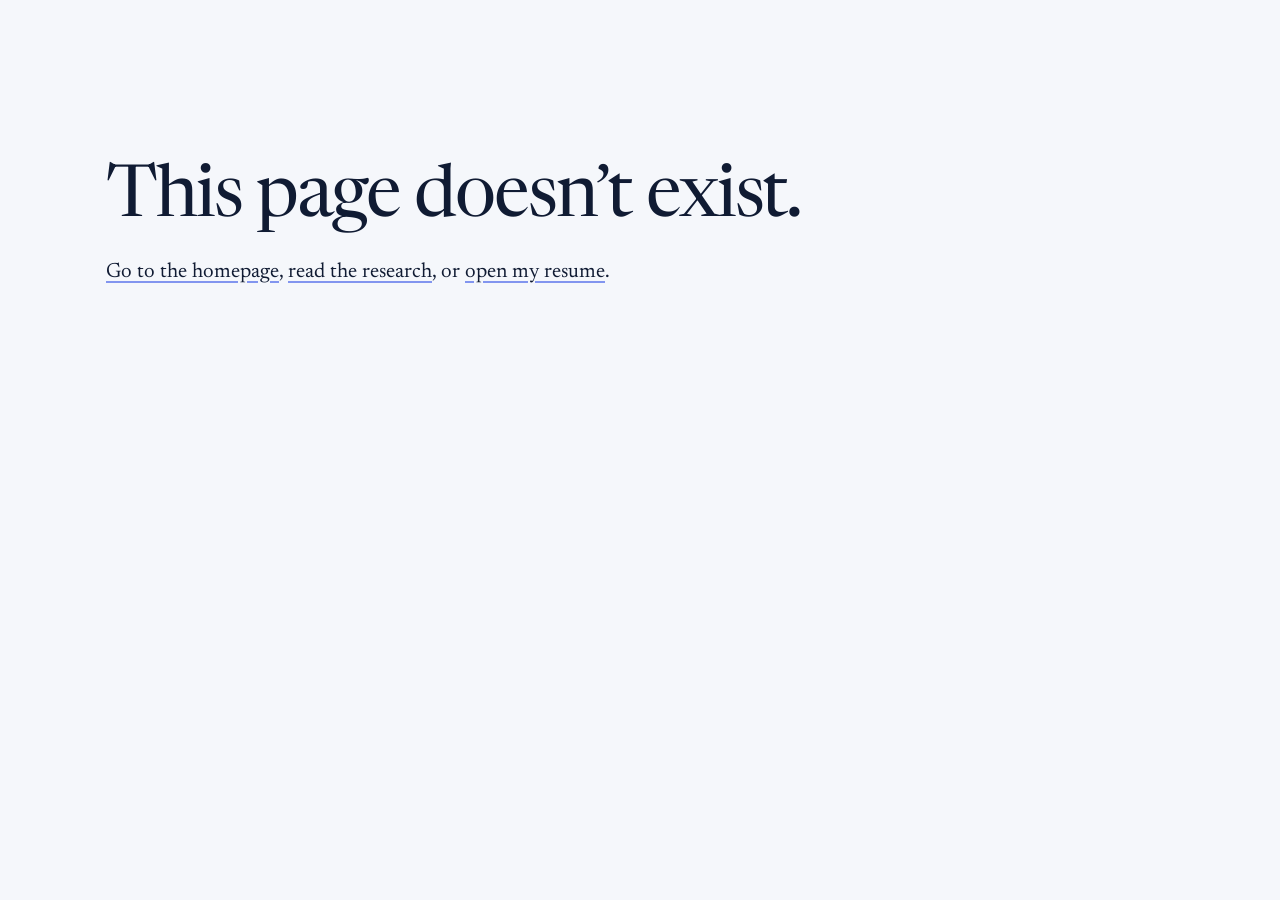
<file: index.html>
<!DOCTYPE html>
<html lang="en">
<head>
  <meta charset="utf-8">
  <meta name="viewport" content="width=device-width, initial-scale=1">
  <title>Page not found | Aaryan Samanta</title>
  <meta name="robots" content="noindex">
  <meta name="color-scheme" content="light dark">
  <link rel="icon" href="/assets/img/favicon.svg" type="image/svg+xml">
  <link rel="stylesheet" href="/assets/css/style.css">
</head>
<body>
  <main class="wrap lost">
    <h1>This page doesn’t exist.</h1>
    <p><a href="/">Go to the homepage</a>, <a href="/#research">read the research</a>, or <a href="/aaryan-samanta-resume.pdf">open my resume</a>.</p>
  </main>
</body>
</html>
</file>
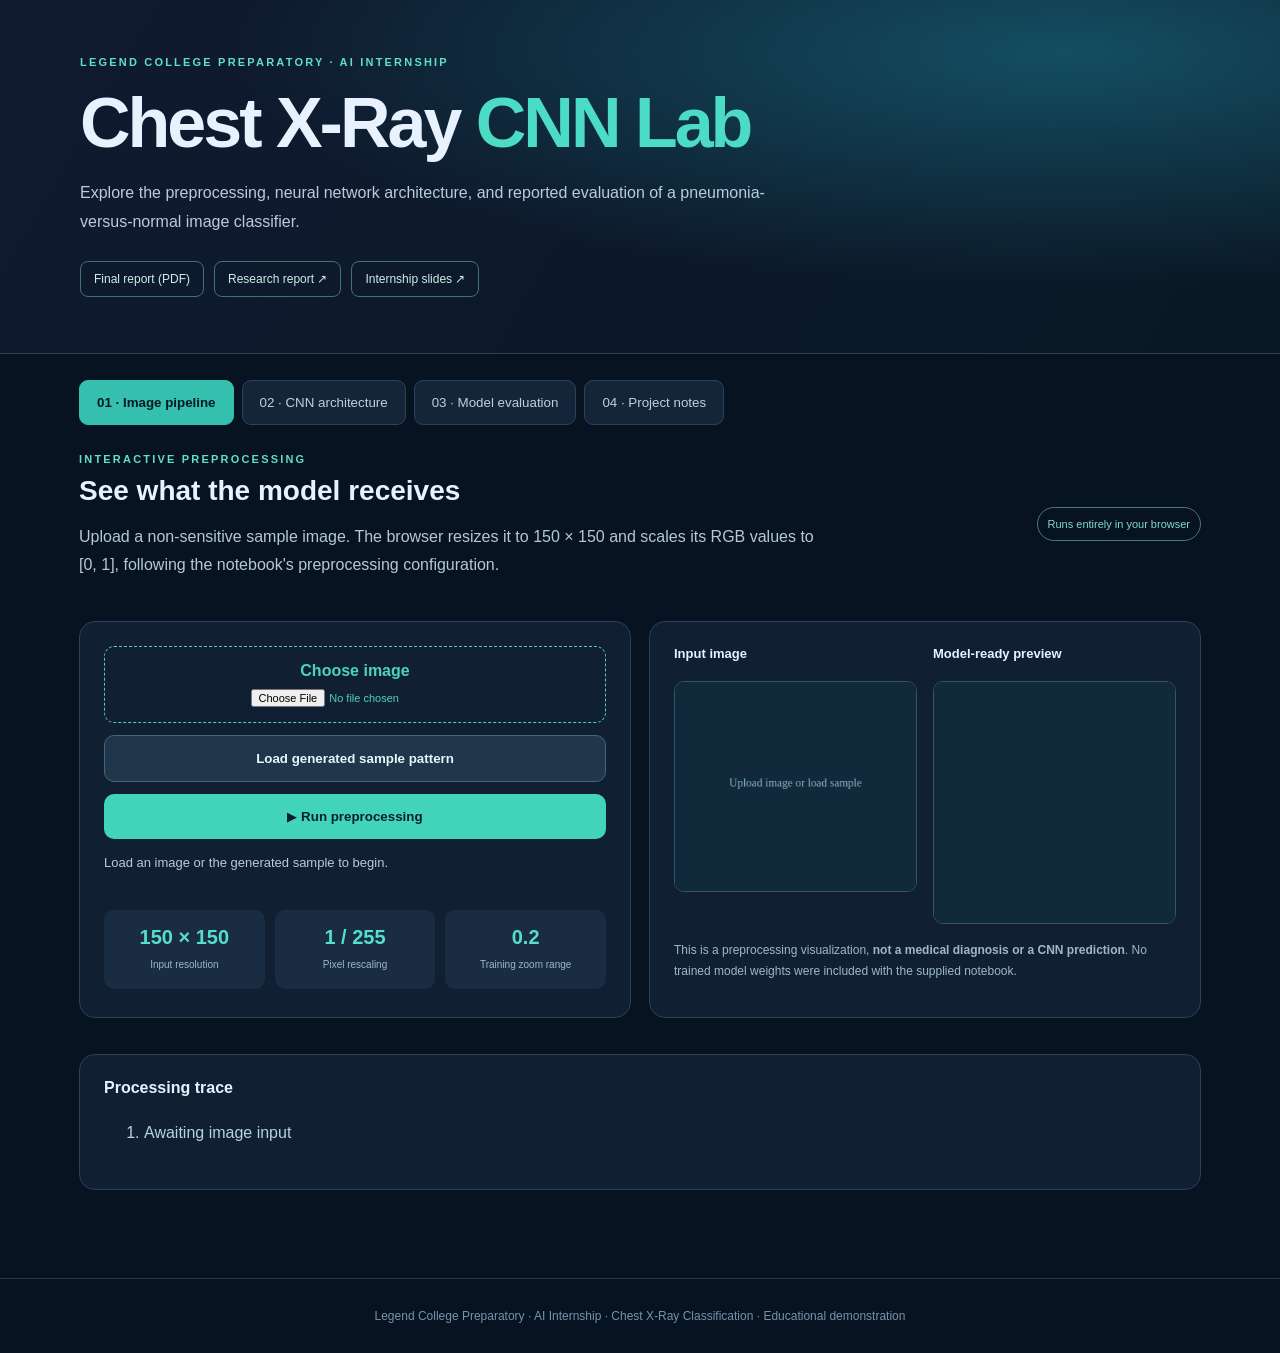
<file: ai-internship-honors/index.html>
<!DOCTYPE html>

<html lang="en"><head><meta charset="utf-8"/><meta content="width=device-width,initial-scale=1" name="viewport"/><title>Chest X-Ray CNN | LCP AI Internship</title><link href="style.css" rel="stylesheet"/><meta content="Chest X-Ray CNN Lab — Explore the image-classification workflow and inspect the supporting internship reports. Interactive research portfolio by Aaryan Samanta." name="description"/></head><body><header><div class="eyebrow">LEGEND COLLEGE PREPARATORY · AI INTERNSHIP</div><h1>Chest X-Ray <span>CNN Lab</span></h1><p>Explore the preprocessing, neural network architecture, and reported evaluation of a pneumonia-versus-normal image classifier.</p><div class="header-links"><a href="reports/Final_Report.pdf">Final report (PDF)</a><a href="reports/Final_Report.pdf">Research report ↗</a><a href="reports/Internship_Journey.pdf">Internship slides ↗</a></div></header><main><nav aria-label="Demo sections" class="tabs"><button class="active" data-tab="pipeline">01 · Image pipeline</button><button data-tab="network">02 · CNN architecture</button><button data-tab="results">03 · Model evaluation</button><button data-tab="about">04 · Project notes</button></nav><section class="panel active" id="pipeline"><div class="section-head"><div><div class="eyebrow">INTERACTIVE PREPROCESSING</div><h2>See what the model receives</h2><p>Upload a non-sensitive sample image. The browser resizes it to 150 × 150 and scales its RGB values to [0, 1], following the notebook's preprocessing configuration.</p></div><span class="tag">Runs entirely in your browser</span></div><div class="split"><div class="surface"><label class="upload" for="file">Choose image <input accept="image/*" id="file" type="file"/></label><button class="secondary" id="sample">Load generated sample pattern</button><button class="primary" id="run">▶ Run preprocessing</button><p class="status" id="status" role="status">Load an image or the generated sample to begin.</p><div class="mini"><div><strong>150 × 150</strong><small>Input resolution</small></div><div><strong>1 / 255</strong><small>Pixel rescaling</small></div><div><strong>0.2</strong><small>Training zoom range</small></div></div></div><div class="surface"><div class="image-grid"><div><h3>Input image</h3><canvas height="260" id="original" width="300"></canvas></div><div><h3>Model-ready preview</h3><canvas height="150" id="processed" width="150"></canvas></div></div><p class="note">This is a preprocessing visualization, <b>not a medical diagnosis or a CNN prediction</b>. No trained model weights were included with the supplied notebook.</p></div></div><div class="surface"><h3>Processing trace</h3><ol id="trace"><li>Awaiting image input</li></ol></div></section><section class="panel" id="network"><div class="section-head"><div><div class="eyebrow">MODEL ARCHITECTURE · NOTEBOOK CELL 3</div><h2>Three convolutional stages</h2><p>Click any layer to inspect its role. This diagram reflects the original TensorFlow/Keras Sequential model.</p></div></div><div class="layers" id="layers"></div><div class="surface" id="layerdetail">Select a layer above.</div><div class="surface"><h3>Training configuration</h3><div class="stats"><div><strong>Adam</strong><small>Optimizer</small></div><div><strong>Binary crossentropy</strong><small>Loss</small></div><div><strong>32</strong><small>Batch size</small></div><div><strong>3</strong><small>Epochs in notebook</small></div></div><p class="note">The notebook defines EarlyStopping(monitor='val_loss', patience=0, restore_best_weights=True). Dropout and stronger augmentation are discussed in the report, but are not active in the submitted model.</p></div></section><section class="panel" id="results"><div class="section-head"><div><div class="eyebrow">REPORTED TEST RESULTS · FINAL REPORT</div><h2>Accuracy is only part of the story</h2><p>Switch between the 1-, 3-, and 5-epoch experiments reported in the PDF to recalculate metrics from the published confusion matrices.</p></div></div><div class="control"><label for="epochs">Experiment</label><select id="epochs"><option value="1">1 epoch</option><option selected="" value="3">3 epochs</option><option value="5">5 epochs</option></select></div><div class="stats results-stats"><div><strong id="accuracy">—</strong><small>Overall accuracy</small></div><div><strong id="recallNormal">—</strong><small>Normal recall (class 0)</small></div><div><strong id="recallPneumonia">—</strong><small>Pneumonia recall (class 1)</small></div><div><strong>623</strong><small>Reported test images</small></div></div><div class="split"><div class="surface"><h3>Confusion matrix</h3><div class="matrix" id="matrix"></div><p class="note">Rows: actual class · Columns: predicted class. Class 0 = NORMAL, class 1 = PNEUMONIA (as defined by the report's counts).</p></div><div class="surface"><h3>Class-level recall</h3><div id="bars"></div><h3>Interpretation</h3><p id="interpretation"></p></div></div><div class="surface"><h3>What changed across experiments?</h3><div class="compare" id="compare"></div><p class="note">These are <b>historical reported test results</b>, not fresh model execution. The original notebook has no saved trained weights, so this static site does not infer pneumonia from uploaded images. The PDF reports 5-epoch test accuracy near 87% while also discussing validation overfitting; these measure different evaluation sets.</p></div></section><section class="panel" id="about"><div class="section-head"><div><div class="eyebrow">PROJECT DOCUMENTATION</div><h2>Original work and demo scope</h2></div></div><div class="split"><div class="surface"><h3>What the original notebook does</h3><p>Loads chest X-ray folders for train/validation/test, resizes and rescales images, builds a 3-stage CNN, trains using TensorFlow/Keras, evaluates predictions, and displays accuracy/loss learning curves.</p><h3>What this website executes</h3><p>Client-side image resize and pixel normalization preview, interactive network-layer explanations, and recalculated metrics from the report's published confusion matrices.</p></div><div class="surface"><h3>What this website does not do</h3><p>It does not run TensorFlow training, load model weights, predict an uploaded X-ray's diagnosis, or reproduce the original experiment's test set. To reproduce training, use the linked original notebook with the appropriate chest X-ray dataset.</p><h3>Ethics and attribution</h3><p>Educational research demonstration only. Not a medical device. Avoid uploading identifiable patient images. The original student notebook and internship documents are provided as source materials; the browser companion is a separate implementation.</p></div></div></section></main><footer>Legend College Preparatory · AI Internship · Chest X-Ray Classification · Educational demonstration</footer><script src="app.js"></script></body></html>
</file>
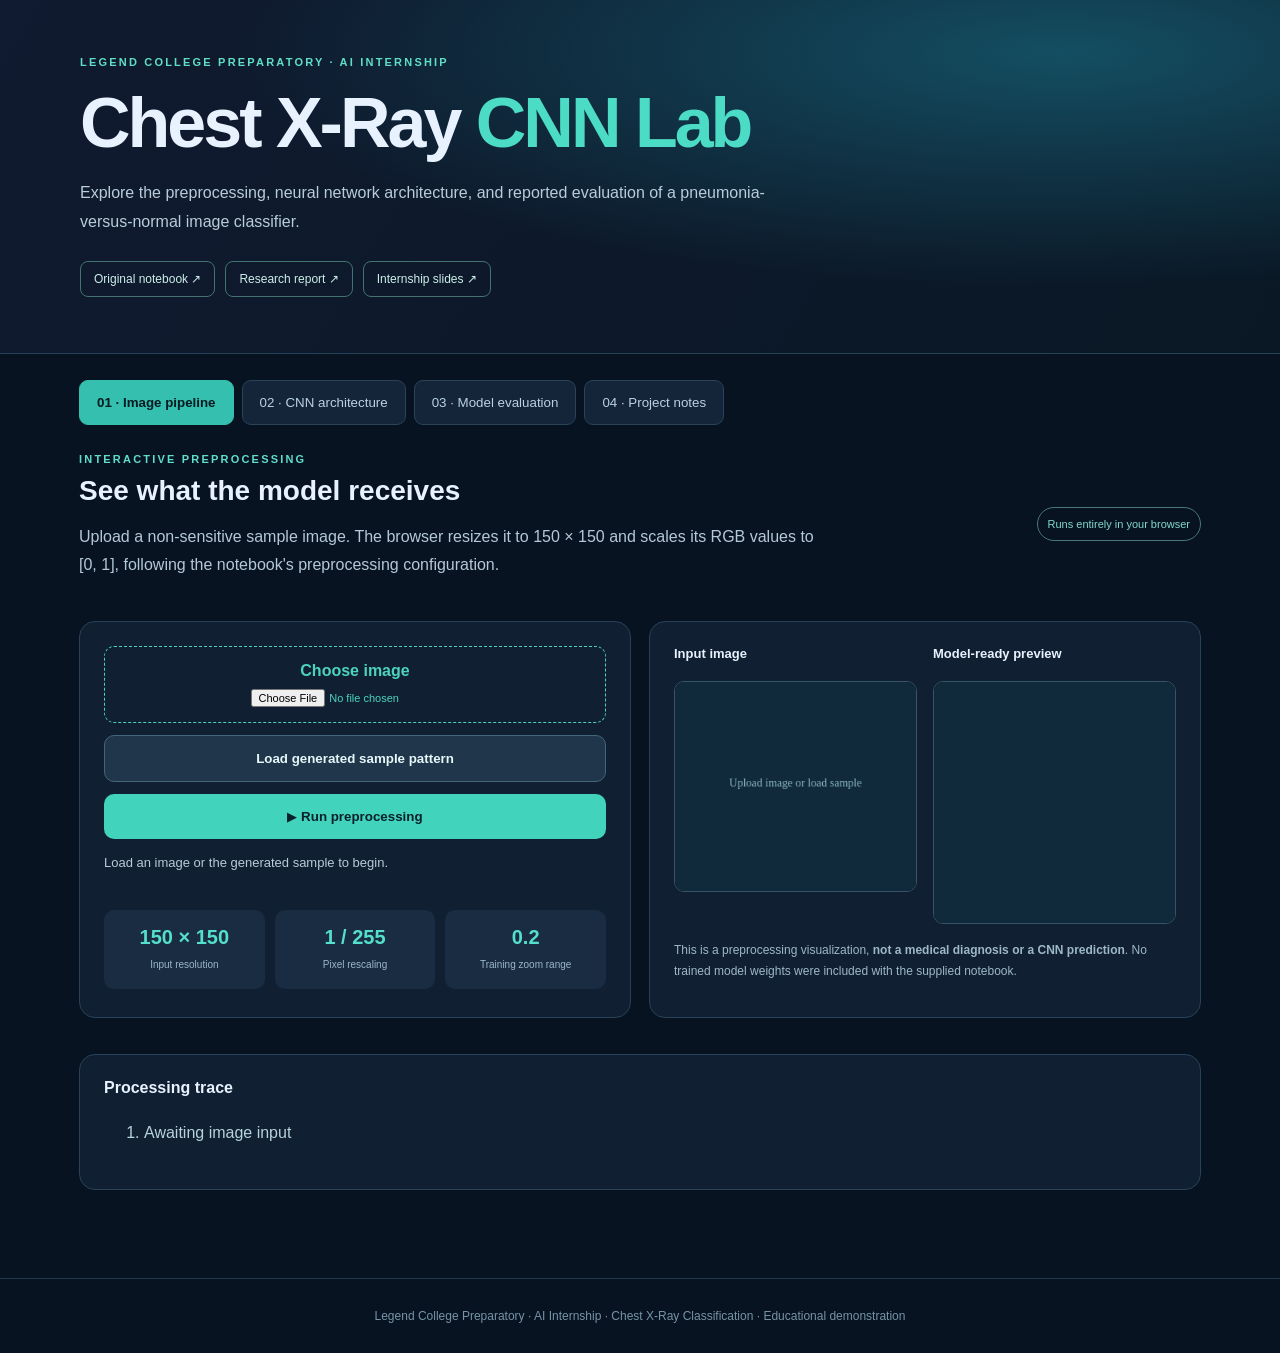
<file: ai_internship_honors/index.html>
<!doctype html><html lang="en"><head><meta charset="utf-8"><meta name="viewport" content="width=device-width,initial-scale=1"><title>Chest X-Ray CNN | LCP AI Internship</title><link rel="stylesheet" href="style.css"></head><body><header><div class="eyebrow">LEGEND COLLEGE PREPARATORY · AI INTERNSHIP</div><h1>Chest X-Ray <span>CNN Lab</span></h1><p>Explore the preprocessing, neural network architecture, and reported evaluation of a pneumonia-versus-normal image classifier.</p><div class="header-links"><a href="source/Chest_X_Ray.ipynb">Original notebook ↗</a><a href="reports/Final_Report.pdf">Research report ↗</a><a href="reports/Internship_Journey.pdf">Internship slides ↗</a></div></header><main><nav class="tabs" aria-label="Demo sections"><button class="active" data-tab="pipeline">01 · Image pipeline</button><button data-tab="network">02 · CNN architecture</button><button data-tab="results">03 · Model evaluation</button><button data-tab="about">04 · Project notes</button></nav><section id="pipeline" class="panel active"><div class="section-head"><div><div class="eyebrow">INTERACTIVE PREPROCESSING</div><h2>See what the model receives</h2><p>Upload a non-sensitive sample image. The browser resizes it to 150 × 150 and scales its RGB values to [0, 1], following the notebook's preprocessing configuration.</p></div><span class="tag">Runs entirely in your browser</span></div><div class="split"><div class="surface"><label class="upload" for="file">Choose image <input type="file" id="file" accept="image/*"></label><button id="sample" class="secondary">Load generated sample pattern</button><button id="run" class="primary">▶ Run preprocessing</button><p id="status" class="status" role="status">Load an image or the generated sample to begin.</p><div class="mini"><div><strong>150 × 150</strong><small>Input resolution</small></div><div><strong>1 / 255</strong><small>Pixel rescaling</small></div><div><strong>0.2</strong><small>Training zoom range</small></div></div></div><div class="surface"><div class="image-grid"><div><h3>Input image</h3><canvas id="original" width="300" height="260"></canvas></div><div><h3>Model-ready preview</h3><canvas id="processed" width="150" height="150"></canvas></div></div><p class="note">This is a preprocessing visualization, <b>not a medical diagnosis or a CNN prediction</b>. No trained model weights were included with the supplied notebook.</p></div></div><div class="surface"><h3>Processing trace</h3><ol id="trace"><li>Awaiting image input</li></ol></div></section><section id="network" class="panel"><div class="section-head"><div><div class="eyebrow">MODEL ARCHITECTURE · NOTEBOOK CELL 3</div><h2>Three convolutional stages</h2><p>Click any layer to inspect its role. This diagram reflects the original TensorFlow/Keras Sequential model.</p></div></div><div class="layers" id="layers"></div><div class="surface" id="layerdetail">Select a layer above.</div><div class="surface"><h3>Training configuration</h3><div class="stats"><div><strong>Adam</strong><small>Optimizer</small></div><div><strong>Binary crossentropy</strong><small>Loss</small></div><div><strong>32</strong><small>Batch size</small></div><div><strong>3</strong><small>Epochs in notebook</small></div></div><p class="note">The notebook defines EarlyStopping(monitor='val_loss', patience=0, restore_best_weights=True). Dropout and stronger augmentation are discussed in the report, but are not active in the submitted model.</p></div></section><section id="results" class="panel"><div class="section-head"><div><div class="eyebrow">REPORTED TEST RESULTS · FINAL REPORT</div><h2>Accuracy is only part of the story</h2><p>Switch between the 1-, 3-, and 5-epoch experiments reported in the PDF to recalculate metrics from the published confusion matrices.</p></div></div><div class="control"><label for="epochs">Experiment</label><select id="epochs"><option value="1">1 epoch</option><option value="3" selected>3 epochs</option><option value="5">5 epochs</option></select></div><div class="stats results-stats"><div><strong id="accuracy">—</strong><small>Overall accuracy</small></div><div><strong id="recallNormal">—</strong><small>Normal recall (class 0)</small></div><div><strong id="recallPneumonia">—</strong><small>Pneumonia recall (class 1)</small></div><div><strong>623</strong><small>Reported test images</small></div></div><div class="split"><div class="surface"><h3>Confusion matrix</h3><div class="matrix" id="matrix"></div><p class="note">Rows: actual class · Columns: predicted class. Class 0 = NORMAL, class 1 = PNEUMONIA (as defined by the report's counts).</p></div><div class="surface"><h3>Class-level recall</h3><div id="bars"></div><h3>Interpretation</h3><p id="interpretation"></p></div></div><div class="surface"><h3>What changed across experiments?</h3><div class="compare" id="compare"></div><p class="note">These are <b>historical reported test results</b>, not fresh model execution. The original notebook has no saved trained weights, so this static site does not infer pneumonia from uploaded images. The PDF reports 5-epoch test accuracy near 87% while also discussing validation overfitting; these measure different evaluation sets.</p></div></section><section id="about" class="panel"><div class="section-head"><div><div class="eyebrow">PROJECT DOCUMENTATION</div><h2>Original work and demo scope</h2></div></div><div class="split"><div class="surface"><h3>What the original notebook does</h3><p>Loads chest X-ray folders for train/validation/test, resizes and rescales images, builds a 3-stage CNN, trains using TensorFlow/Keras, evaluates predictions, and displays accuracy/loss learning curves.</p><h3>What this website executes</h3><p>Client-side image resize and pixel normalization preview, interactive network-layer explanations, and recalculated metrics from the report's published confusion matrices.</p></div><div class="surface"><h3>What this website does not do</h3><p>It does not run TensorFlow training, load model weights, predict an uploaded X-ray's diagnosis, or reproduce the original experiment's test set. To reproduce training, use the linked original notebook with the appropriate chest X-ray dataset.</p><h3>Ethics and attribution</h3><p>Educational research demonstration only. Not a medical device. Avoid uploading identifiable patient images. The original student notebook and internship documents are provided as source materials; the browser companion is a separate implementation.</p></div></div></section></main><footer>Legend College Preparatory · AI Internship · Chest X-Ray Classification · Educational demonstration</footer><script src="app.js"></script></body></html>
</file>
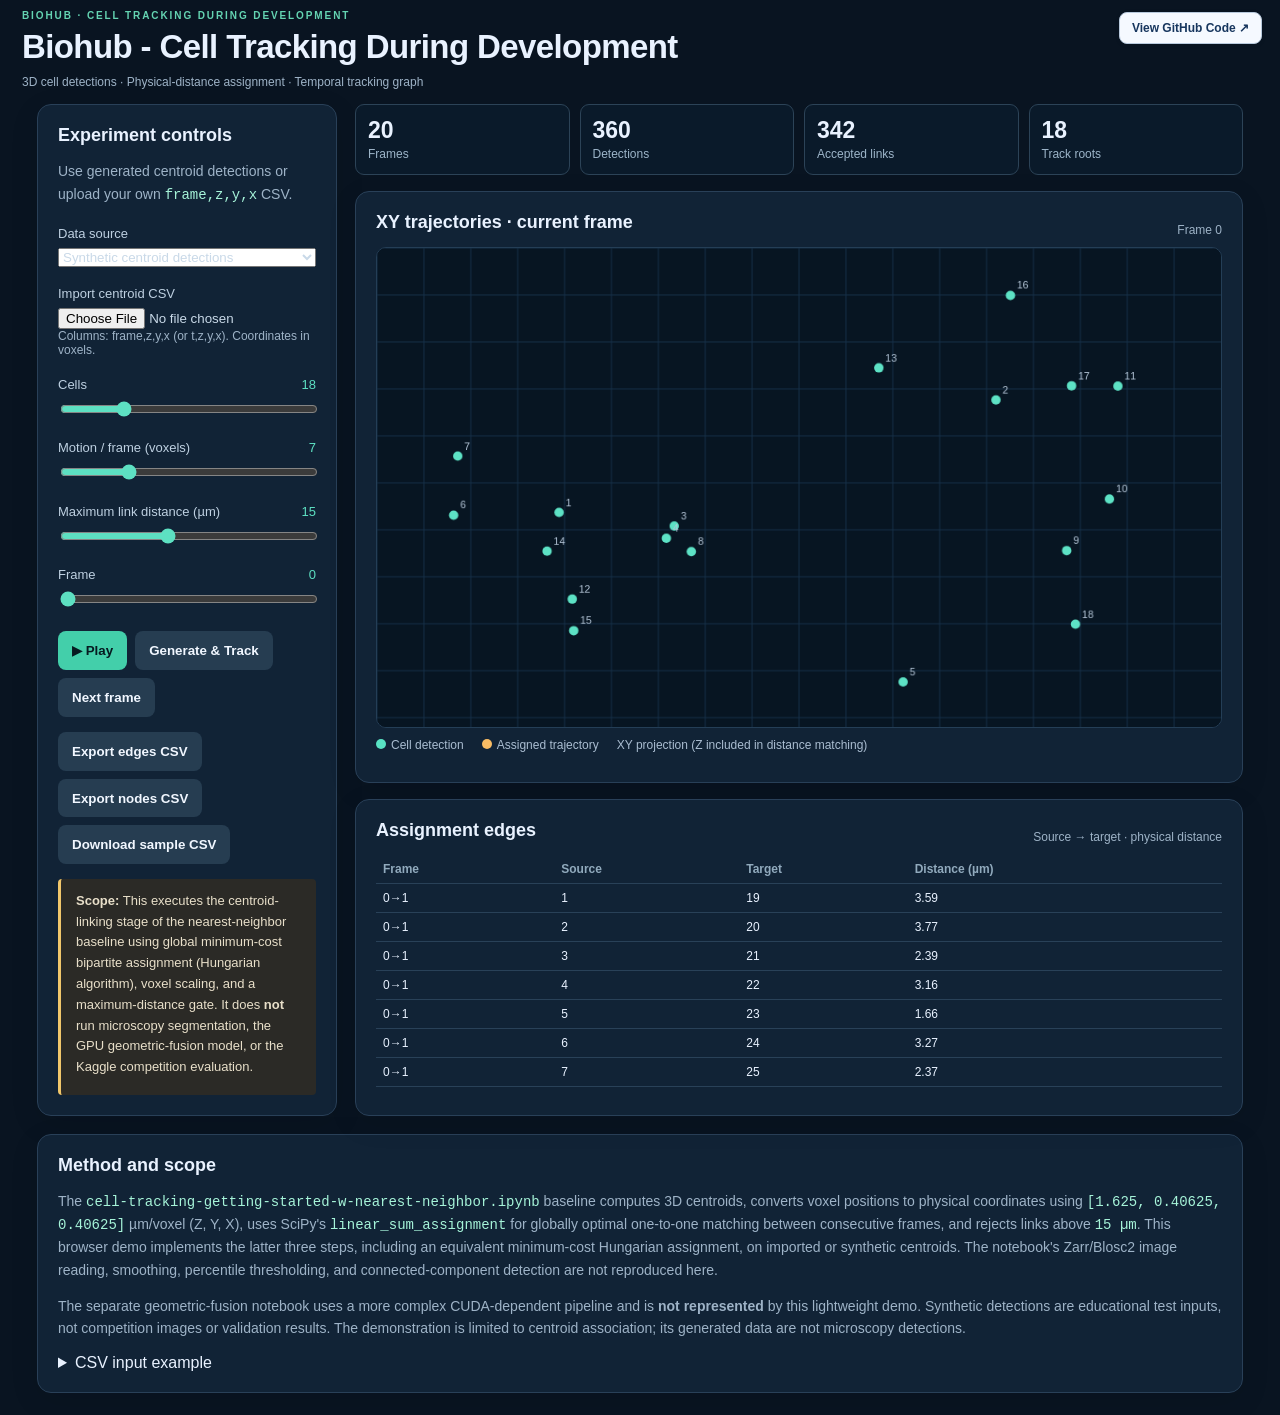
<file: biohub-cell-tracking/index.html>
<!DOCTYPE html>

<html lang="en"><head><meta charset="utf-8"/><meta content="width=device-width,initial-scale=1" name="viewport"/><title>Biohub - Cell Tracking During Development | Interactive Cell Linking</title><link href="css/style.css" rel="stylesheet"/><style id="source-link-style">.source-repo-link{position:absolute;top:12px;right:18px;z-index:10;display:inline-flex;align-items:center;padding:8px 12px;border:1px solid #b8c9dc;border-radius:8px;background:#f5f9ff;color:#17365e!important;text-decoration:none!important;font:600 12px Verdana,Arial,sans-serif;box-shadow:0 1px 5px #00000012}.source-repo-link:hover{background:#e6f0ff;border-color:#7a9ac3}@media(max-width:650px){.source-repo-link{top:8px;right:8px;font-size:11px;padding:6px 8px}}</style><meta content="Biohub Cell Tracking — Investigate cell association and tracking decisions through an interactive visualization. Interactive research portfolio by Aaryan Samanta." name="description"/></head><body><a class="source-repo-link" href="https://github.com/aaryansamanta/usaco-kaggle/tree/main/kaggle/biohub-cell-tracking" rel="noopener noreferrer" target="_blank">View GitHub Code ↗</a><div class="intro"><div class="intro-inner"><div class="eyebrow">BIOHUB · CELL TRACKING DURING DEVELOPMENT</div><h1>Biohub - Cell Tracking During Development</h1><p class="intro-sub">3D cell detections · Physical-distance assignment · Temporal tracking graph</p></div></div><main class="wrap"><section class="panel controls"><div><h2>Experiment controls</h2><div class="sub">Use generated centroid detections or upload your own <code>frame,z,y,x</code> CSV.</div></div><div><label>Data source</label><select id="source"><option value="synthetic">Synthetic centroid detections</option><option value="csv">Imported CSV detections</option></select></div><div><label>Import centroid CSV</label><input accept=".csv,text/csv" id="file" type="file"/><div class="small">Columns: frame,z,y,x (or t,z,y,x). Coordinates in voxels.</div></div><div><label>Cells <span class="value" id="nval">18</span></label><input id="count" max="65" min="4" type="range" value="18"/></div><div><label>Motion / frame (voxels) <span class="value" id="mval">7</span></label><input id="motion" max="25" min="1" type="range" value="7"/></div><div><label>Maximum link distance (µm) <span class="value" id="dval">15</span></label><input id="maxdist" max="35" min="1" type="range" value="15"/></div><div><label>Frame <span class="value" id="fval">0</span></label><input id="frame" max="19" min="0" type="range" value="0"/></div><div class="buttons"><button id="play">▶ Play</button><button class="secondary" id="generate">Generate &amp; Track</button><button class="secondary" id="step">Next frame</button></div><div class="buttons"><button class="secondary" id="export">Export edges CSV</button><button class="secondary" id="nodes">Export nodes CSV</button><button class="secondary" id="sample">Download sample CSV</button></div><div class="note"><b>Scope:</b> This executes the centroid-linking stage of the nearest-neighbor baseline using global minimum-cost bipartite assignment (Hungarian algorithm), voxel scaling, and a maximum-distance gate. It does <b>not</b> run microscopy segmentation, the GPU geometric-fusion model, or the Kaggle competition evaluation.</div></section><section class="stage"><div class="metrics"><div class="metric"><strong id="numframes">20</strong><span>Frames</span></div><div class="metric"><strong id="numcells">0</strong><span>Detections</span></div><div class="metric"><strong id="numlinks">0</strong><span>Accepted links</span></div><div class="metric"><strong id="numtracks">0</strong><span>Track roots</span></div></div><div class="panel"><div class="row"><h2>XY trajectories · current frame</h2><span class="small" id="framelabel">Frame 0</span></div><canvas height="510" id="canvas" width="900"></canvas><div class="legend"><span><i class="dot" style="background:#58e2c3"></i>Cell detection</span><span><i class="dot" style="background:#f9bc64"></i>Assigned trajectory</span><span>XY projection (Z included in distance matching)</span></div></div><div class="panel" style="margin-top:16px"><div class="row"><h2>Assignment edges</h2><span class="small">Source → target · physical distance</span></div><div class="tablebox"><table><thead><tr><th>Frame</th><th>Source</th><th>Target</th><th>Distance (µm)</th></tr></thead><tbody id="rows"></tbody></table></div></div></section><section class="panel foot"><h2>Method and scope</h2><p class="sub">The <code>cell-tracking-getting-started-w-nearest-neighbor.ipynb</code> baseline computes 3D centroids, converts voxel positions to physical coordinates using <code>[1.625, 0.40625, 0.40625]</code> µm/voxel (Z, Y, X), uses SciPy's <code>linear_sum_assignment</code> for globally optimal one-to-one matching between consecutive frames, and rejects links above <code>15 µm</code>. This browser demo implements the latter three steps, including an equivalent minimum-cost Hungarian assignment, on imported or synthetic centroids. The notebook's Zarr/Blosc2 image reading, smoothing, percentile thresholding, and connected-component detection are not reproduced here.</p><p class="sub">The separate geometric-fusion notebook uses a more complex CUDA-dependent pipeline and is <b>not represented</b> by this lightweight demo. Synthetic detections are educational test inputs, not competition images or validation results. The demonstration is limited to centroid association; its generated data are not microscopy detections.</p><details><summary>CSV input example</summary><pre>frame,z,y,x
0,10,120,200
0,10,160,240
1,10,123,203
1,10,161,246</pre></details></section></main><script src="js/app.js"></script></body></html>
</file>
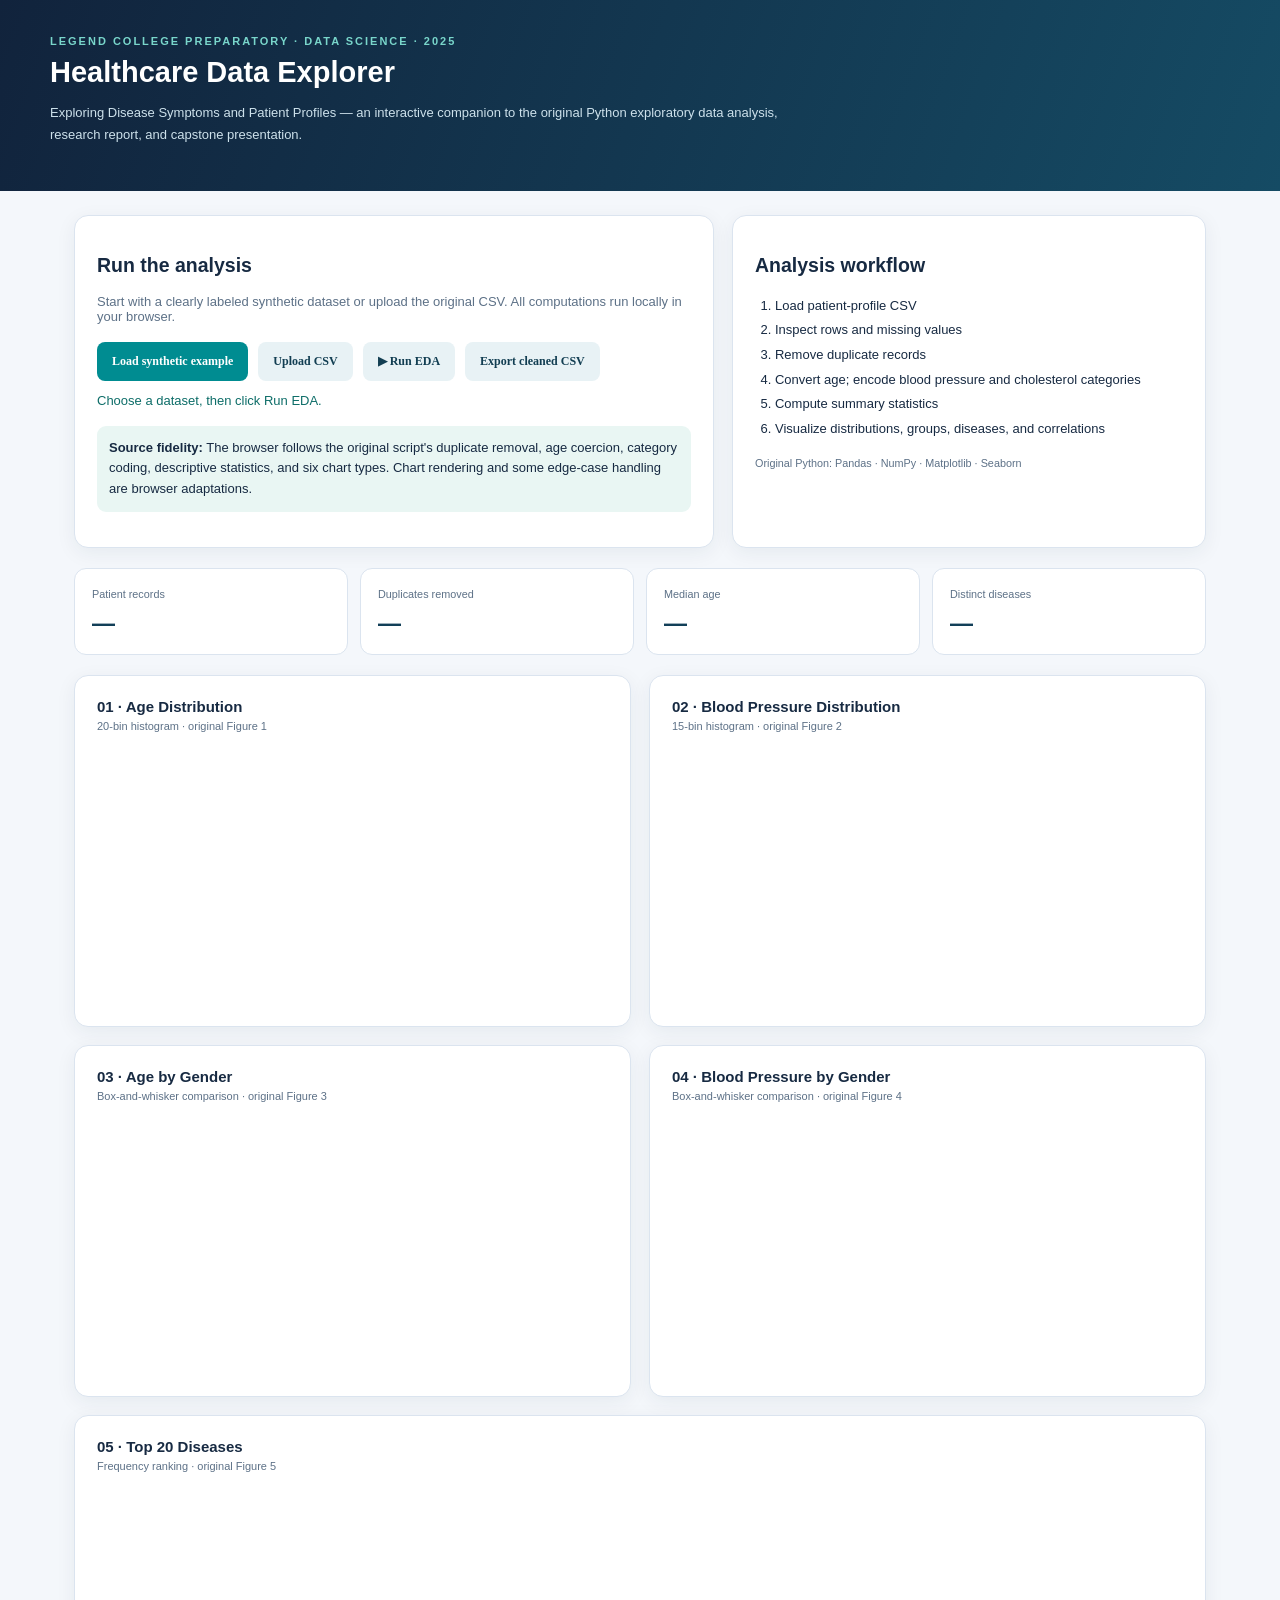
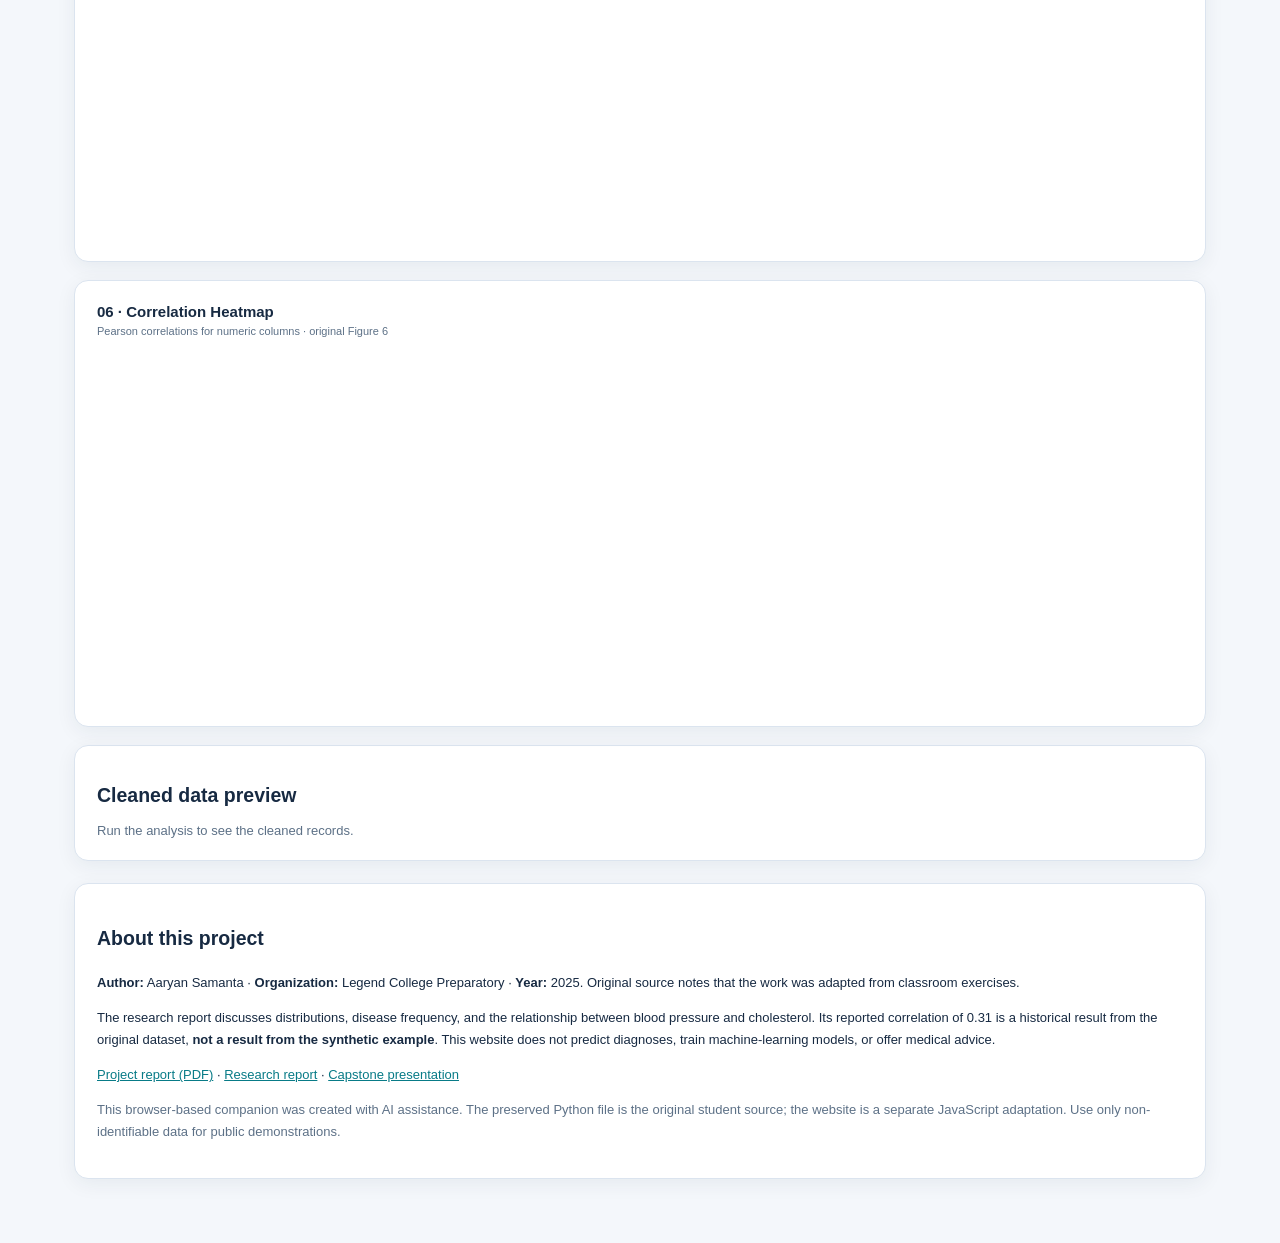
<file: data-science-honors/index.html>
<!DOCTYPE html>

<html lang="en"><head><meta charset="utf-8"/><meta content="width=device-width,initial-scale=1" name="viewport"/><title>Healthcare Data Explorer | LCP Data Science</title><style>
:root{--navy:#11233c;--teal:#008c91;--mint:#d8f4ef;--bg:#f4f7fb;--line:#dbe4ef;--ink:#172a42;--muted:#5d7187}*{box-sizing:border-box}body{margin:0;font-family:Verdana,Geneva,sans-serif;background:var(--bg);color:var(--ink);font-size:13px}header{background:linear-gradient(110deg,#11233c,#154b64);color:white;padding:35px max(24px,calc((100vw - 1180px)/2)) 32px}header h1{font-size:29px;margin:9px 0}header p{color:#cde1eb;max-width:740px;line-height:1.7}small,.muted{color:var(--muted)}.eyebrow{font-size:11px;letter-spacing:2px;text-transform:uppercase;color:#79d6cb;font-weight:bold}main{max-width:1180px;margin:auto;padding:24px}.panel{background:white;border:1px solid var(--line);border-radius:14px;padding:22px;box-shadow:0 5px 20px #142e4710}.top{display:grid;grid-template-columns:1.35fr 1fr;gap:18px}.controls{display:flex;flex-wrap:wrap;align-items:center;gap:10px;margin-top:18px}button,.filebtn{cursor:pointer;border:0;border-radius:8px;padding:12px 15px;font:600 12px Verdana;background:var(--teal);color:white}button.secondary,.filebtn{background:#e8f2f5;color:#123e52}.filebtn input{display:none}button:hover,.filebtn:hover{filter:brightness(.94)}.status{min-height:20px;color:#0d6d68;margin-top:12px}.stats{display:grid;grid-template-columns:repeat(4,1fr);gap:12px;margin:20px 0}.stat{background:white;border:1px solid var(--line);padding:17px;border-radius:12px}.stat strong{display:block;font-size:23px;color:#123f58;margin-top:9px}.charts{display:grid;grid-template-columns:1fr 1fr;gap:18px}.chart{min-height:300px}.chart h3{margin:0 0 5px;font-size:15px}.chart .sub{font-size:11px;color:var(--muted);margin-bottom:12px}.plot{height:260px;width:100%;overflow:hidden}.plot svg{width:100%;height:100%}.full{grid-column:span 2}.full .plot{height:355px}.foot{margin:22px 0 40px;line-height:1.7}a{color:#087b87}.steps{line-height:1.9;padding-left:20px}.notice{background:#e9f6f3;padding:12px;border-radius:9px;line-height:1.6}.dataTable{overflow:auto;max-height:260px}table{border-collapse:collapse;width:100%;font-size:11px}td,th{padding:9px;border-bottom:1px solid var(--line);text-align:left;white-space:nowrap}th{background:#edf4f7}.legend{font-size:10px;fill:#61768b}.bar{fill:#2597ad}.bar:hover{fill:#0b647b}.gridline{stroke:#e4ebf2;stroke-width:1}.axis{stroke:#a4b4c4}.error{color:#b23434}@media(max-width:760px){.top,.charts{grid-template-columns:1fr}.full{grid-column:span 1}.stats{grid-template-columns:repeat(2,1fr)}header h1{font-size:23px}}
</style><meta content="Healthcare Data Explorer — Examine a data-science workflow and its associated project report. Interactive research portfolio by Aaryan Samanta." name="description"/></head><body><header><div class="eyebrow">Legend College Preparatory · Data Science · 2025</div><h1>Healthcare Data Explorer</h1><p>Exploring Disease Symptoms and Patient Profiles — an interactive companion to the original Python exploratory data analysis, research report, and capstone presentation.</p></header><main><section class="top"><div class="panel"><h2>Run the analysis</h2><p class="muted">Start with a clearly labeled synthetic dataset or upload the original CSV. All computations run locally in your browser.</p><div class="controls"><button id="example">Load synthetic example</button><label class="filebtn">Upload CSV<input accept=".csv,text/csv" id="upload" type="file"/></label><button class="secondary" id="run">▶ Run EDA</button><button class="secondary" id="export">Export cleaned CSV</button></div><div class="status" id="status">Choose a dataset, then click Run EDA.</div><p class="notice"><strong>Source fidelity:</strong> The browser follows the original script's duplicate removal, age coercion, category coding, descriptive statistics, and six chart types. Chart rendering and some edge-case handling are browser adaptations.</p></div><div class="panel"><h2>Analysis workflow</h2><ol class="steps"><li>Load patient-profile CSV</li><li>Inspect rows and missing values</li><li>Remove duplicate records</li><li>Convert age; encode blood pressure and cholesterol categories</li><li>Compute summary statistics</li><li>Visualize distributions, groups, diseases, and correlations</li></ol><small>Original Python: Pandas · NumPy · Matplotlib · Seaborn</small></div></section><section class="stats"><div class="stat"><small>Patient records</small><strong id="records">—</strong></div><div class="stat"><small>Duplicates removed</small><strong id="duplicates">—</strong></div><div class="stat"><small>Median age</small><strong id="median">—</strong></div><div class="stat"><small>Distinct diseases</small><strong id="diseases">—</strong></div></section><section class="charts"><div class="panel chart"><h3>01 · Age Distribution</h3><div class="sub">20-bin histogram · original Figure 1</div><div class="plot" id="age"></div></div><div class="panel chart"><h3>02 · Blood Pressure Distribution</h3><div class="sub">15-bin histogram · original Figure 2</div><div class="plot" id="bp"></div></div><div class="panel chart"><h3>03 · Age by Gender</h3><div class="sub">Box-and-whisker comparison · original Figure 3</div><div class="plot" id="ageGender"></div></div><div class="panel chart"><h3>04 · Blood Pressure by Gender</h3><div class="sub">Box-and-whisker comparison · original Figure 4</div><div class="plot" id="bpGender"></div></div><div class="panel chart full"><h3>05 · Top 20 Diseases</h3><div class="sub">Frequency ranking · original Figure 5</div><div class="plot" id="top"></div></div><div class="panel chart full"><h3>06 · Correlation Heatmap</h3><div class="sub">Pearson correlations for numeric columns · original Figure 6</div><div class="plot" id="corr"></div></div></section><section class="panel" style="margin-top:18px"><h2>Cleaned data preview</h2><div class="dataTable muted" id="preview">Run the analysis to see the cleaned records.</div></section><section class="panel foot"><h2>About this project</h2><p><strong>Author:</strong> Aaryan Samanta · <strong>Organization:</strong> Legend College Preparatory · <strong>Year:</strong> 2025. Original source notes that the work was adapted from classroom exercises.</p><p>The research report discusses distributions, disease frequency, and the relationship between blood pressure and cholesterol. Its reported correlation of 0.31 is a historical result from the original dataset, <strong>not a result from the synthetic example</strong>. This website does not predict diagnoses, train machine-learning models, or offer medical advice.</p><p><a href="references/report.pdf">Project report (PDF)</a> · <a href="references/report.pdf">Research report</a> · <a href="references/presentation.pdf">Capstone presentation</a></p><p class="muted">This browser-based companion was created with AI assistance. The preserved Python file is the original student source; the website is a separate JavaScript adaptation. Use only non-identifiable data for public demonstrations.</p></section></main><script>
'use strict';let raw=[],clean=[],columns=[],mode='none';const $=id=>document.getElementById(id);const esc=s=>String(s??'').replace(/[&<>"']/g,c=>({'&':'&amp;','<':'&lt;','>':'&gt;','"':'&quot;',"'":'&#39;'}[c]));const num=v=>{if(v===null||v===undefined||String(v).trim()==='')return NaN;return Number(v)};const valid=v=>Number.isFinite(v);function parseCSV(text){const rows=[];let row=[],field='',quoted=false;for(let i=0;i<text.length;i++){const c=text[i];if(c==='"'){if(quoted&&text[i+1]==='"'){field+='"';i++}else quoted=!quoted}else if(c===','&&!quoted){row.push(field);field=''}else if((c==='\n'||c==='\r')&&!quoted){if(c==='\r'&&text[i+1]==='\n')i++;row.push(field);if(row.some(v=>v.trim()))rows.push(row);row=[];field=''}else field+=c}row.push(field);if(row.some(v=>v.trim()))rows.push(row);if(!rows.length)throw Error('CSV is empty');const headers=rows.shift().map(x=>x.trim().replace(/^\uFEFF/,''));if(new Set(headers).size!==headers.length)throw Error('Duplicate column names');return rows.map(r=>Object.fromEntries(headers.map((h,i)=>[h,r[i]??''])))}function synthetic(){const ds=['Asthma','Osteoporosis','Stroke','Diabetes','Hypertension','Migraine','Influenza','Bronchitis','Pneumonia','Common Cold','Eczema','Arthritis'];let s=2025;const rand=()=>((s=(1664525*s+1013904223)>>>0)/4294967296);const rows=Array.from({length:320},(_,i)=>{const age=Math.max(18,Math.min(90,Math.round(45+(rand()+rand()+rand()-1.5)*55)));const b=rand()<.44?'High':rand()<.5?'Low':'Normal';return {'Disease':ds[Math.floor(Math.pow(rand(),1.4)*ds.length)],'Age':String(age),'Gender':rand()<.52?'Female':'Male','Blood Pressure':b,'Cholesterol Level':rand()<.48?'High':rand()<.52?'Normal':'Low','Fever':rand()<.5?'Yes':'No','Cough':rand()<.5?'Yes':'No'}});rows.push({...rows[2]});return rows}function quant(a,q){if(!a.length)return NaN;const b=[...a].sort((x,y)=>x-y),p=(b.length-1)*q,l=Math.floor(p);return b[l]+(b[Math.ceil(p)]-b[l])*(p-l)}function med(a){return quant(a,.5)}function cleanData(data){const cols=Object.keys(data[0]||{});if(!cols.includes('Age')||!cols.includes('Gender')||!cols.includes('Disease'))throw Error('Required columns: Age, Gender, Disease');const seen=new Set();let d=data.filter(r=>{const key=JSON.stringify(cols.map(k=>r[k]));if(seen.has(key))return false;seen.add(key);return true}).map(r=>({...r}));d.forEach(r=>{const n=num(r.Age);r.Age=valid(n)?n:0});for(const c of ['Blood Pressure','Cholesterol Level'])if(cols.includes(c)){const vals=d.map(r=>r[c]);const isObject=vals.some(v=>!valid(num(v)));if(isObject){const unique=[...new Set(vals)].sort((a,b)=>String(a).localeCompare(String(b)));d.forEach(r=>r[c]=unique.indexOf(r[c]))}else d.forEach(r=>{const n=num(r[c]);r[c]=valid(n)?n:0})}return d}function svg(inner,w=650,h=260){return `<svg viewBox="0 0 ${w} ${h}" role="img" aria-label="Data visualization">${inner}</svg>`}function histogram(id,values,bins){const a=values.filter(valid);if(!a.length){$(id).innerHTML='No numeric values';return}let lo=Math.min(...a),hi=Math.max(...a);if(lo===hi)hi=lo+1;const counts=Array(bins).fill(0);a.forEach(v=>counts[Math.min(bins-1,Math.floor((v-lo)/(hi-lo)*bins))]++);const max=Math.max(...counts,1),w=650,h=260,L=45,R=15,T=12,B=34,pw=w-L-R,ph=h-T-B;let out=`<line x1="${L}" y1="${T+ph}" x2="${w-R}" y2="${T+ph}" class="axis"/>`;counts.forEach((v,i)=>{const bw=pw/bins,bh=v/max*(ph-15);out+=`<rect class="bar" x="${L+i*bw+1}" y="${T+ph-bh}" width="${Math.max(1,bw-2)}" height="${bh}"><title>${v} records</title></rect>`});for(let i=0;i<=4;i++){const y=T+ph-i*ph/4;out+=`<line x1="${L}" x2="${w-R}" y1="${y}" y2="${y}" class="gridline"/><text class="legend" x="${L-8}" y="${y+4}" text-anchor="end">${Math.round(max*i/4)}</text>`}out+=`<text class="legend" x="${L}" y="${h-8}">${lo.toFixed(1)}</text><text class="legend" x="${w-R}" y="${h-8}" text-anchor="end">${hi.toFixed(1)}</text>`;$(id).innerHTML=svg(out)}function boxplot(id,field){const groups=[...new Set(clean.map(r=>r.Gender))].sort().slice(0,6),arr=clean.map(r=>r[field]).filter(valid);if(!arr.length){$(id).innerHTML='Column not available';return}let lo=Math.min(...arr),hi=Math.max(...arr);if(lo===hi)hi++;const w=650,h=260,L=48,R=20,T=15,B=35,pw=w-L-R,ph=h-T-B,sy=v=>T+ph-(v-lo)/(hi-lo)*ph;let out=`<line class="axis" x1="${L}" x2="${L}" y1="${T}" y2="${T+ph}"/>`;groups.forEach((g,i)=>{const a=clean.filter(r=>r.Gender===g).map(r=>r[field]).filter(valid);if(!a.length)return;const q1=quant(a,.25),q2=med(a),q3=quant(a,.75),iqr=q3-q1;const within=a.filter(v=>v>=q1-1.5*iqr&&v<=q3+1.5*iqr);const low=Math.min(...within),high=Math.max(...within),x=L+pw*(i+.5)/groups.length,bw=Math.min(90,pw/groups.length*.38);out+=`<line x1="${x}" x2="${x}" y1="${sy(high)}" y2="${sy(low)}" stroke="#31566f" stroke-width="2"/><rect x="${x-bw/2}" y="${sy(q3)}" width="${bw}" height="${Math.max(1,sy(q1)-sy(q3))}" fill="#66a8be" stroke="#31566f"/><line x1="${x-bw/2}" x2="${x+bw/2}" y1="${sy(q2)}" y2="${sy(q2)}" stroke="#17384b" stroke-width="3"/>`;for(const v of a.filter(v=>v<low||v>high))out+=`<circle cx="${x}" cy="${sy(v)}" r="3" fill="white" stroke="#526f80"/>`;out+=`<text class="legend" x="${x}" y="${h-9}" text-anchor="middle">${esc(g)}</text>`});out+=`<text class="legend" x="${L-8}" y="${T+9}" text-anchor="end">${hi.toFixed(0)}</text><text class="legend" x="${L-8}" y="${T+ph}" text-anchor="end">${lo.toFixed(0)}</text>`;$(id).innerHTML=svg(out)}function topDiseases(){const m=new Map();clean.forEach(r=>m.set(r.Disease,(m.get(r.Disease)||0)+1));const a=[...m].sort((x,y)=>y[1]-x[1]).slice(0,20),w=780,h=360,L=165,R=50,T=10,B=20,pw=w-L-R,rowh=(h-T-B)/Math.max(1,a.length),max=Math.max(1,...a.map(x=>x[1]));let out='';a.forEach(([k,v],i)=>{const y=T+i*rowh;out+=`<text class="legend" x="${L-8}" y="${y+rowh*.7}" text-anchor="end">${esc(k.length>23?k.slice(0,22)+'…':k)}</text><rect class="bar" x="${L}" y="${y+2}" width="${pw*v/max}" height="${Math.max(2,rowh-4)}"><title>${esc(k)}: ${v}</title></rect><text class="legend" x="${L+pw*v/max+5}" y="${y+rowh*.7}">${v}</text>`});$('top').innerHTML=svg(out,w,h)}function corr(a,b){const pairs=a.map((x,i)=>[x,b[i]]).filter(([x,y])=>valid(x)&&valid(y));if(pairs.length<2)return NaN;const mx=pairs.reduce((s,p)=>s+p[0],0)/pairs.length,my=pairs.reduce((s,p)=>s+p[1],0)/pairs.length;let xx=0,yy=0,xy=0;pairs.forEach(([x,y])=>{xx+=(x-mx)**2;yy+=(y-my)**2;xy+=(x-mx)*(y-my)});return xx&&yy?xy/Math.sqrt(xx*yy):NaN}function heatmap(){const cols=columns.filter(c=>clean.some(r=>typeof r[c]==='number'&&valid(r[c]))).slice(0,8);if(!cols.length){$('corr').innerHTML='No numeric columns';return}const w=780,h=355,L=155,T=12,cell=Math.min(53,300/cols.length),size=cell*cols.length;let out='';cols.forEach((r,i)=>{out+=`<text class="legend" x="${L-7}" y="${T+(i+.65)*cell}" text-anchor="end">${esc(r.length>22?r.slice(0,21)+'…':r)}</text>`;cols.forEach((c,j)=>{const v=corr(clean.map(x=>x[r]),clean.map(x=>x[c])),t=valid(v)?Math.max(0,Math.min(1,(v+1)/2)):.5;const red=Math.round(30+200*t),blue=Math.round(220-180*t);out+=`<rect x="${L+j*cell}" y="${T+i*cell}" width="${cell}" height="${cell}" fill="rgb(${red},${Math.round(105-35*t)},${blue})"><title>${esc(r)} × ${esc(c)}: ${valid(v)?v.toFixed(3):'undefined'}</title></rect><text x="${L+(j+.5)*cell}" y="${T+(i+.57)*cell}" text-anchor="middle" font-size="${Math.max(8,Math.min(11,cell*.22))}" fill="white">${valid(v)?v.toFixed(2):'—'}</text>`})});cols.forEach((c,j)=>{out+=`<text class="legend" transform="translate(${L+(j+.5)*cell},${T+size+9}) rotate(50)" text-anchor="start">${esc(c)}</text>`});$('corr').innerHTML=svg(out,w,h)}function render(){if(!raw.length){$('status').textContent='Load a CSV or synthetic example first.';return}try{columns=Object.keys(raw[0]);clean=cleanData(raw);$('records').textContent=clean.length.toLocaleString();$('duplicates').textContent=(raw.length-clean.length).toLocaleString();$('median').textContent=med(clean.map(r=>r.Age)).toFixed(1);$('diseases').textContent=new Set(clean.map(r=>r.Disease)).size;histogram('age',clean.map(r=>r.Age),20);histogram('bp',clean.map(r=>r['Blood Pressure']),15);boxplot('ageGender','Age');boxplot('bpGender','Blood Pressure');topDiseases();heatmap();const cols=Object.keys(clean[0]||{});$('preview').innerHTML=`<table><thead><tr>${cols.map(c=>`<th>${esc(c)}</th>`).join('')}</tr></thead><tbody>${clean.slice(0,12).map(r=>`<tr>${cols.map(c=>`<td>${esc(r[c])}</td>`).join('')}</tr>`).join('')}</tbody></table>`;$('status').className='status';$('status').textContent=`Analysis complete: ${clean.length} unique records (${mode}).`;}catch(e){$('status').className='status error';$('status').textContent=e.message}}$('example').onclick=()=>{raw=synthetic();mode='synthetic demonstration data';render()};$('run').onclick=render;$('upload').onchange=async e=>{const f=e.target.files[0];if(!f)return;try{raw=parseCSV(await f.text());mode='uploaded CSV: '+f.name;$('status').textContent=`Loaded ${raw.length} rows. Click Run EDA.`}catch(err){$('status').textContent=err.message}};$('export').onclick=()=>{if(!clean.length){$('status').textContent='Run the analysis before exporting.';return}const cols=Object.keys(clean[0]);const quote=v=>'"'+String(v??'').replace(/"/g,'""')+'"';const csv=[cols.map(quote).join(','),...clean.map(r=>cols.map(c=>quote(r[c])).join(','))].join('\r\n');const a=document.createElement('a');a.href=URL.createObjectURL(new Blob([csv],{type:'text/csv'}));a.download='cleaned_patient_profiles.csv';a.click();setTimeout(()=>URL.revokeObjectURL(a.href),1000)};
</script></body></html>
</file>
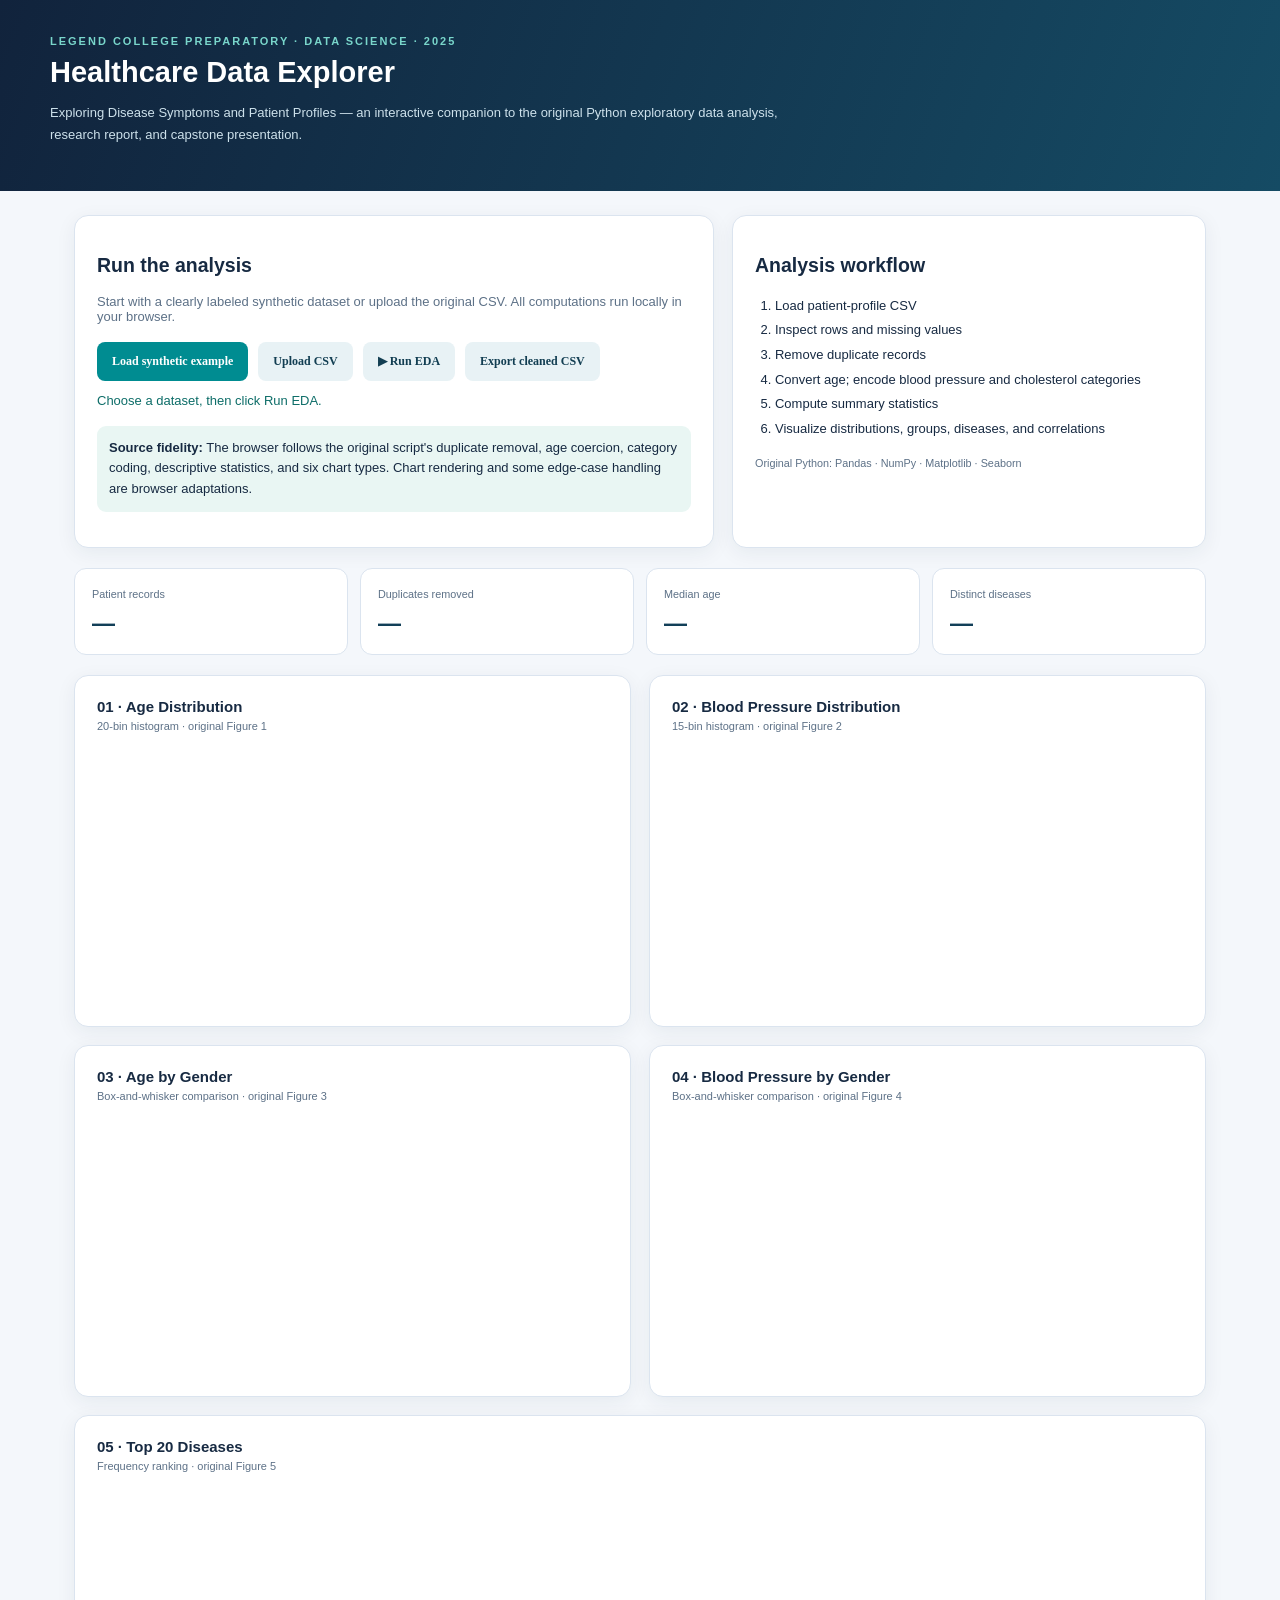
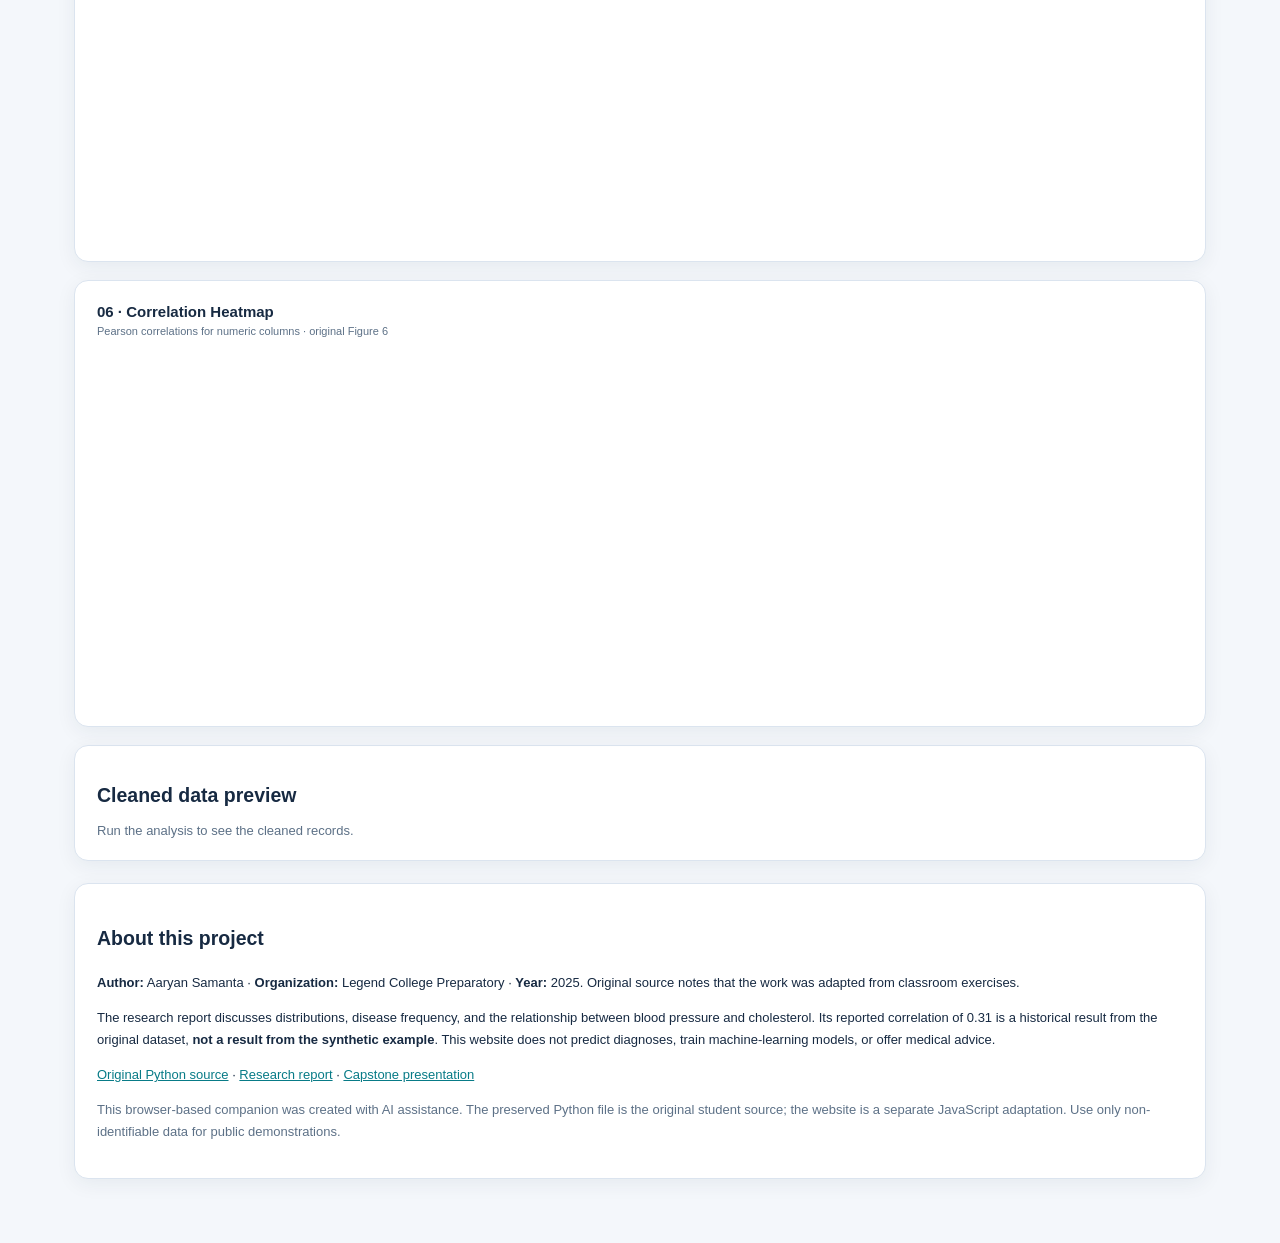
<file: data_science_honors/index.html>
<!DOCTYPE html><html lang="en"><head><meta charset="utf-8"><meta name="viewport" content="width=device-width,initial-scale=1"><title>Healthcare Data Explorer | LCP Data Science</title><style>
:root{--navy:#11233c;--teal:#008c91;--mint:#d8f4ef;--bg:#f4f7fb;--line:#dbe4ef;--ink:#172a42;--muted:#5d7187}*{box-sizing:border-box}body{margin:0;font-family:Verdana,Geneva,sans-serif;background:var(--bg);color:var(--ink);font-size:13px}header{background:linear-gradient(110deg,#11233c,#154b64);color:white;padding:35px max(24px,calc((100vw - 1180px)/2)) 32px}header h1{font-size:29px;margin:9px 0}header p{color:#cde1eb;max-width:740px;line-height:1.7}small,.muted{color:var(--muted)}.eyebrow{font-size:11px;letter-spacing:2px;text-transform:uppercase;color:#79d6cb;font-weight:bold}main{max-width:1180px;margin:auto;padding:24px}.panel{background:white;border:1px solid var(--line);border-radius:14px;padding:22px;box-shadow:0 5px 20px #142e4710}.top{display:grid;grid-template-columns:1.35fr 1fr;gap:18px}.controls{display:flex;flex-wrap:wrap;align-items:center;gap:10px;margin-top:18px}button,.filebtn{cursor:pointer;border:0;border-radius:8px;padding:12px 15px;font:600 12px Verdana;background:var(--teal);color:white}button.secondary,.filebtn{background:#e8f2f5;color:#123e52}.filebtn input{display:none}button:hover,.filebtn:hover{filter:brightness(.94)}.status{min-height:20px;color:#0d6d68;margin-top:12px}.stats{display:grid;grid-template-columns:repeat(4,1fr);gap:12px;margin:20px 0}.stat{background:white;border:1px solid var(--line);padding:17px;border-radius:12px}.stat strong{display:block;font-size:23px;color:#123f58;margin-top:9px}.charts{display:grid;grid-template-columns:1fr 1fr;gap:18px}.chart{min-height:300px}.chart h3{margin:0 0 5px;font-size:15px}.chart .sub{font-size:11px;color:var(--muted);margin-bottom:12px}.plot{height:260px;width:100%;overflow:hidden}.plot svg{width:100%;height:100%}.full{grid-column:span 2}.full .plot{height:355px}.foot{margin:22px 0 40px;line-height:1.7}a{color:#087b87}.steps{line-height:1.9;padding-left:20px}.notice{background:#e9f6f3;padding:12px;border-radius:9px;line-height:1.6}.dataTable{overflow:auto;max-height:260px}table{border-collapse:collapse;width:100%;font-size:11px}td,th{padding:9px;border-bottom:1px solid var(--line);text-align:left;white-space:nowrap}th{background:#edf4f7}.legend{font-size:10px;fill:#61768b}.bar{fill:#2597ad}.bar:hover{fill:#0b647b}.gridline{stroke:#e4ebf2;stroke-width:1}.axis{stroke:#a4b4c4}.error{color:#b23434}@media(max-width:760px){.top,.charts{grid-template-columns:1fr}.full{grid-column:span 1}.stats{grid-template-columns:repeat(2,1fr)}header h1{font-size:23px}}
</style></head><body><header><div class="eyebrow">Legend College Preparatory · Data Science · 2025</div><h1>Healthcare Data Explorer</h1><p>Exploring Disease Symptoms and Patient Profiles — an interactive companion to the original Python exploratory data analysis, research report, and capstone presentation.</p></header><main><section class="top"><div class="panel"><h2>Run the analysis</h2><p class="muted">Start with a clearly labeled synthetic dataset or upload the original CSV. All computations run locally in your browser.</p><div class="controls"><button id="example">Load synthetic example</button><label class="filebtn">Upload CSV<input id="upload" type="file" accept=".csv,text/csv"></label><button id="run" class="secondary">▶ Run EDA</button><button id="export" class="secondary">Export cleaned CSV</button></div><div class="status" id="status">Choose a dataset, then click Run EDA.</div><p class="notice"><strong>Source fidelity:</strong> The browser follows the original script's duplicate removal, age coercion, category coding, descriptive statistics, and six chart types. Chart rendering and some edge-case handling are browser adaptations.</p></div><div class="panel"><h2>Analysis workflow</h2><ol class="steps"><li>Load patient-profile CSV</li><li>Inspect rows and missing values</li><li>Remove duplicate records</li><li>Convert age; encode blood pressure and cholesterol categories</li><li>Compute summary statistics</li><li>Visualize distributions, groups, diseases, and correlations</li></ol><small>Original Python: Pandas · NumPy · Matplotlib · Seaborn</small></div></section><section class="stats"><div class="stat"><small>Patient records</small><strong id="records">—</strong></div><div class="stat"><small>Duplicates removed</small><strong id="duplicates">—</strong></div><div class="stat"><small>Median age</small><strong id="median">—</strong></div><div class="stat"><small>Distinct diseases</small><strong id="diseases">—</strong></div></section><section class="charts"><div class="panel chart"><h3>01 · Age Distribution</h3><div class="sub">20-bin histogram · original Figure 1</div><div class="plot" id="age"></div></div><div class="panel chart"><h3>02 · Blood Pressure Distribution</h3><div class="sub">15-bin histogram · original Figure 2</div><div class="plot" id="bp"></div></div><div class="panel chart"><h3>03 · Age by Gender</h3><div class="sub">Box-and-whisker comparison · original Figure 3</div><div class="plot" id="ageGender"></div></div><div class="panel chart"><h3>04 · Blood Pressure by Gender</h3><div class="sub">Box-and-whisker comparison · original Figure 4</div><div class="plot" id="bpGender"></div></div><div class="panel chart full"><h3>05 · Top 20 Diseases</h3><div class="sub">Frequency ranking · original Figure 5</div><div class="plot" id="top"></div></div><div class="panel chart full"><h3>06 · Correlation Heatmap</h3><div class="sub">Pearson correlations for numeric columns · original Figure 6</div><div class="plot" id="corr"></div></div></section><section class="panel" style="margin-top:18px"><h2>Cleaned data preview</h2><div id="preview" class="dataTable muted">Run the analysis to see the cleaned records.</div></section><section class="panel foot"><h2>About this project</h2><p><strong>Author:</strong> Aaryan Samanta · <strong>Organization:</strong> Legend College Preparatory · <strong>Year:</strong> 2025. Original source notes that the work was adapted from classroom exercises.</p><p>The research report discusses distributions, disease frequency, and the relationship between blood pressure and cholesterol. Its reported correlation of 0.31 is a historical result from the original dataset, <strong>not a result from the synthetic example</strong>. This website does not predict diagnoses, train machine-learning models, or offer medical advice.</p><p><a href="source/symptoms.py">Original Python source</a> · <a href="references/report.pdf">Research report</a> · <a href="references/presentation.pdf">Capstone presentation</a></p><p class="muted">This browser-based companion was created with AI assistance. The preserved Python file is the original student source; the website is a separate JavaScript adaptation. Use only non-identifiable data for public demonstrations.</p></section></main><script>
'use strict';let raw=[],clean=[],columns=[],mode='none';const $=id=>document.getElementById(id);const esc=s=>String(s??'').replace(/[&<>"']/g,c=>({'&':'&amp;','<':'&lt;','>':'&gt;','"':'&quot;',"'":'&#39;'}[c]));const num=v=>{if(v===null||v===undefined||String(v).trim()==='')return NaN;return Number(v)};const valid=v=>Number.isFinite(v);function parseCSV(text){const rows=[];let row=[],field='',quoted=false;for(let i=0;i<text.length;i++){const c=text[i];if(c==='"'){if(quoted&&text[i+1]==='"'){field+='"';i++}else quoted=!quoted}else if(c===','&&!quoted){row.push(field);field=''}else if((c==='\n'||c==='\r')&&!quoted){if(c==='\r'&&text[i+1]==='\n')i++;row.push(field);if(row.some(v=>v.trim()))rows.push(row);row=[];field=''}else field+=c}row.push(field);if(row.some(v=>v.trim()))rows.push(row);if(!rows.length)throw Error('CSV is empty');const headers=rows.shift().map(x=>x.trim().replace(/^\uFEFF/,''));if(new Set(headers).size!==headers.length)throw Error('Duplicate column names');return rows.map(r=>Object.fromEntries(headers.map((h,i)=>[h,r[i]??''])))}function synthetic(){const ds=['Asthma','Osteoporosis','Stroke','Diabetes','Hypertension','Migraine','Influenza','Bronchitis','Pneumonia','Common Cold','Eczema','Arthritis'];let s=2025;const rand=()=>((s=(1664525*s+1013904223)>>>0)/4294967296);const rows=Array.from({length:320},(_,i)=>{const age=Math.max(18,Math.min(90,Math.round(45+(rand()+rand()+rand()-1.5)*55)));const b=rand()<.44?'High':rand()<.5?'Low':'Normal';return {'Disease':ds[Math.floor(Math.pow(rand(),1.4)*ds.length)],'Age':String(age),'Gender':rand()<.52?'Female':'Male','Blood Pressure':b,'Cholesterol Level':rand()<.48?'High':rand()<.52?'Normal':'Low','Fever':rand()<.5?'Yes':'No','Cough':rand()<.5?'Yes':'No'}});rows.push({...rows[2]});return rows}function quant(a,q){if(!a.length)return NaN;const b=[...a].sort((x,y)=>x-y),p=(b.length-1)*q,l=Math.floor(p);return b[l]+(b[Math.ceil(p)]-b[l])*(p-l)}function med(a){return quant(a,.5)}function cleanData(data){const cols=Object.keys(data[0]||{});if(!cols.includes('Age')||!cols.includes('Gender')||!cols.includes('Disease'))throw Error('Required columns: Age, Gender, Disease');const seen=new Set();let d=data.filter(r=>{const key=JSON.stringify(cols.map(k=>r[k]));if(seen.has(key))return false;seen.add(key);return true}).map(r=>({...r}));d.forEach(r=>{const n=num(r.Age);r.Age=valid(n)?n:0});for(const c of ['Blood Pressure','Cholesterol Level'])if(cols.includes(c)){const vals=d.map(r=>r[c]);const isObject=vals.some(v=>!valid(num(v)));if(isObject){const unique=[...new Set(vals)].sort((a,b)=>String(a).localeCompare(String(b)));d.forEach(r=>r[c]=unique.indexOf(r[c]))}else d.forEach(r=>{const n=num(r[c]);r[c]=valid(n)?n:0})}return d}function svg(inner,w=650,h=260){return `<svg viewBox="0 0 ${w} ${h}" role="img" aria-label="Data visualization">${inner}</svg>`}function histogram(id,values,bins){const a=values.filter(valid);if(!a.length){$(id).innerHTML='No numeric values';return}let lo=Math.min(...a),hi=Math.max(...a);if(lo===hi)hi=lo+1;const counts=Array(bins).fill(0);a.forEach(v=>counts[Math.min(bins-1,Math.floor((v-lo)/(hi-lo)*bins))]++);const max=Math.max(...counts,1),w=650,h=260,L=45,R=15,T=12,B=34,pw=w-L-R,ph=h-T-B;let out=`<line x1="${L}" y1="${T+ph}" x2="${w-R}" y2="${T+ph}" class="axis"/>`;counts.forEach((v,i)=>{const bw=pw/bins,bh=v/max*(ph-15);out+=`<rect class="bar" x="${L+i*bw+1}" y="${T+ph-bh}" width="${Math.max(1,bw-2)}" height="${bh}"><title>${v} records</title></rect>`});for(let i=0;i<=4;i++){const y=T+ph-i*ph/4;out+=`<line x1="${L}" x2="${w-R}" y1="${y}" y2="${y}" class="gridline"/><text class="legend" x="${L-8}" y="${y+4}" text-anchor="end">${Math.round(max*i/4)}</text>`}out+=`<text class="legend" x="${L}" y="${h-8}">${lo.toFixed(1)}</text><text class="legend" x="${w-R}" y="${h-8}" text-anchor="end">${hi.toFixed(1)}</text>`;$(id).innerHTML=svg(out)}function boxplot(id,field){const groups=[...new Set(clean.map(r=>r.Gender))].sort().slice(0,6),arr=clean.map(r=>r[field]).filter(valid);if(!arr.length){$(id).innerHTML='Column not available';return}let lo=Math.min(...arr),hi=Math.max(...arr);if(lo===hi)hi++;const w=650,h=260,L=48,R=20,T=15,B=35,pw=w-L-R,ph=h-T-B,sy=v=>T+ph-(v-lo)/(hi-lo)*ph;let out=`<line class="axis" x1="${L}" x2="${L}" y1="${T}" y2="${T+ph}"/>`;groups.forEach((g,i)=>{const a=clean.filter(r=>r.Gender===g).map(r=>r[field]).filter(valid);if(!a.length)return;const q1=quant(a,.25),q2=med(a),q3=quant(a,.75),iqr=q3-q1;const within=a.filter(v=>v>=q1-1.5*iqr&&v<=q3+1.5*iqr);const low=Math.min(...within),high=Math.max(...within),x=L+pw*(i+.5)/groups.length,bw=Math.min(90,pw/groups.length*.38);out+=`<line x1="${x}" x2="${x}" y1="${sy(high)}" y2="${sy(low)}" stroke="#31566f" stroke-width="2"/><rect x="${x-bw/2}" y="${sy(q3)}" width="${bw}" height="${Math.max(1,sy(q1)-sy(q3))}" fill="#66a8be" stroke="#31566f"/><line x1="${x-bw/2}" x2="${x+bw/2}" y1="${sy(q2)}" y2="${sy(q2)}" stroke="#17384b" stroke-width="3"/>`;for(const v of a.filter(v=>v<low||v>high))out+=`<circle cx="${x}" cy="${sy(v)}" r="3" fill="white" stroke="#526f80"/>`;out+=`<text class="legend" x="${x}" y="${h-9}" text-anchor="middle">${esc(g)}</text>`});out+=`<text class="legend" x="${L-8}" y="${T+9}" text-anchor="end">${hi.toFixed(0)}</text><text class="legend" x="${L-8}" y="${T+ph}" text-anchor="end">${lo.toFixed(0)}</text>`;$(id).innerHTML=svg(out)}function topDiseases(){const m=new Map();clean.forEach(r=>m.set(r.Disease,(m.get(r.Disease)||0)+1));const a=[...m].sort((x,y)=>y[1]-x[1]).slice(0,20),w=780,h=360,L=165,R=50,T=10,B=20,pw=w-L-R,rowh=(h-T-B)/Math.max(1,a.length),max=Math.max(1,...a.map(x=>x[1]));let out='';a.forEach(([k,v],i)=>{const y=T+i*rowh;out+=`<text class="legend" x="${L-8}" y="${y+rowh*.7}" text-anchor="end">${esc(k.length>23?k.slice(0,22)+'…':k)}</text><rect class="bar" x="${L}" y="${y+2}" width="${pw*v/max}" height="${Math.max(2,rowh-4)}"><title>${esc(k)}: ${v}</title></rect><text class="legend" x="${L+pw*v/max+5}" y="${y+rowh*.7}">${v}</text>`});$('top').innerHTML=svg(out,w,h)}function corr(a,b){const pairs=a.map((x,i)=>[x,b[i]]).filter(([x,y])=>valid(x)&&valid(y));if(pairs.length<2)return NaN;const mx=pairs.reduce((s,p)=>s+p[0],0)/pairs.length,my=pairs.reduce((s,p)=>s+p[1],0)/pairs.length;let xx=0,yy=0,xy=0;pairs.forEach(([x,y])=>{xx+=(x-mx)**2;yy+=(y-my)**2;xy+=(x-mx)*(y-my)});return xx&&yy?xy/Math.sqrt(xx*yy):NaN}function heatmap(){const cols=columns.filter(c=>clean.some(r=>typeof r[c]==='number'&&valid(r[c]))).slice(0,8);if(!cols.length){$('corr').innerHTML='No numeric columns';return}const w=780,h=355,L=155,T=12,cell=Math.min(53,300/cols.length),size=cell*cols.length;let out='';cols.forEach((r,i)=>{out+=`<text class="legend" x="${L-7}" y="${T+(i+.65)*cell}" text-anchor="end">${esc(r.length>22?r.slice(0,21)+'…':r)}</text>`;cols.forEach((c,j)=>{const v=corr(clean.map(x=>x[r]),clean.map(x=>x[c])),t=valid(v)?Math.max(0,Math.min(1,(v+1)/2)):.5;const red=Math.round(30+200*t),blue=Math.round(220-180*t);out+=`<rect x="${L+j*cell}" y="${T+i*cell}" width="${cell}" height="${cell}" fill="rgb(${red},${Math.round(105-35*t)},${blue})"><title>${esc(r)} × ${esc(c)}: ${valid(v)?v.toFixed(3):'undefined'}</title></rect><text x="${L+(j+.5)*cell}" y="${T+(i+.57)*cell}" text-anchor="middle" font-size="${Math.max(8,Math.min(11,cell*.22))}" fill="white">${valid(v)?v.toFixed(2):'—'}</text>`})});cols.forEach((c,j)=>{out+=`<text class="legend" transform="translate(${L+(j+.5)*cell},${T+size+9}) rotate(50)" text-anchor="start">${esc(c)}</text>`});$('corr').innerHTML=svg(out,w,h)}function render(){if(!raw.length){$('status').textContent='Load a CSV or synthetic example first.';return}try{columns=Object.keys(raw[0]);clean=cleanData(raw);$('records').textContent=clean.length.toLocaleString();$('duplicates').textContent=(raw.length-clean.length).toLocaleString();$('median').textContent=med(clean.map(r=>r.Age)).toFixed(1);$('diseases').textContent=new Set(clean.map(r=>r.Disease)).size;histogram('age',clean.map(r=>r.Age),20);histogram('bp',clean.map(r=>r['Blood Pressure']),15);boxplot('ageGender','Age');boxplot('bpGender','Blood Pressure');topDiseases();heatmap();const cols=Object.keys(clean[0]||{});$('preview').innerHTML=`<table><thead><tr>${cols.map(c=>`<th>${esc(c)}</th>`).join('')}</tr></thead><tbody>${clean.slice(0,12).map(r=>`<tr>${cols.map(c=>`<td>${esc(r[c])}</td>`).join('')}</tr>`).join('')}</tbody></table>`;$('status').className='status';$('status').textContent=`Analysis complete: ${clean.length} unique records (${mode}).`;}catch(e){$('status').className='status error';$('status').textContent=e.message}}$('example').onclick=()=>{raw=synthetic();mode='synthetic demonstration data';render()};$('run').onclick=render;$('upload').onchange=async e=>{const f=e.target.files[0];if(!f)return;try{raw=parseCSV(await f.text());mode='uploaded CSV: '+f.name;$('status').textContent=`Loaded ${raw.length} rows. Click Run EDA.`}catch(err){$('status').textContent=err.message}};$('export').onclick=()=>{if(!clean.length){$('status').textContent='Run the analysis before exporting.';return}const cols=Object.keys(clean[0]);const quote=v=>'"'+String(v??'').replace(/"/g,'""')+'"';const csv=[cols.map(quote).join(','),...clean.map(r=>cols.map(c=>quote(r[c])).join(','))].join('\r\n');const a=document.createElement('a');a.href=URL.createObjectURL(new Blob([csv],{type:'text/csv'}));a.download='cleaned_patient_profiles.csv';a.click();setTimeout(()=>URL.revokeObjectURL(a.href),1000)};
</script></body></html>
</file>
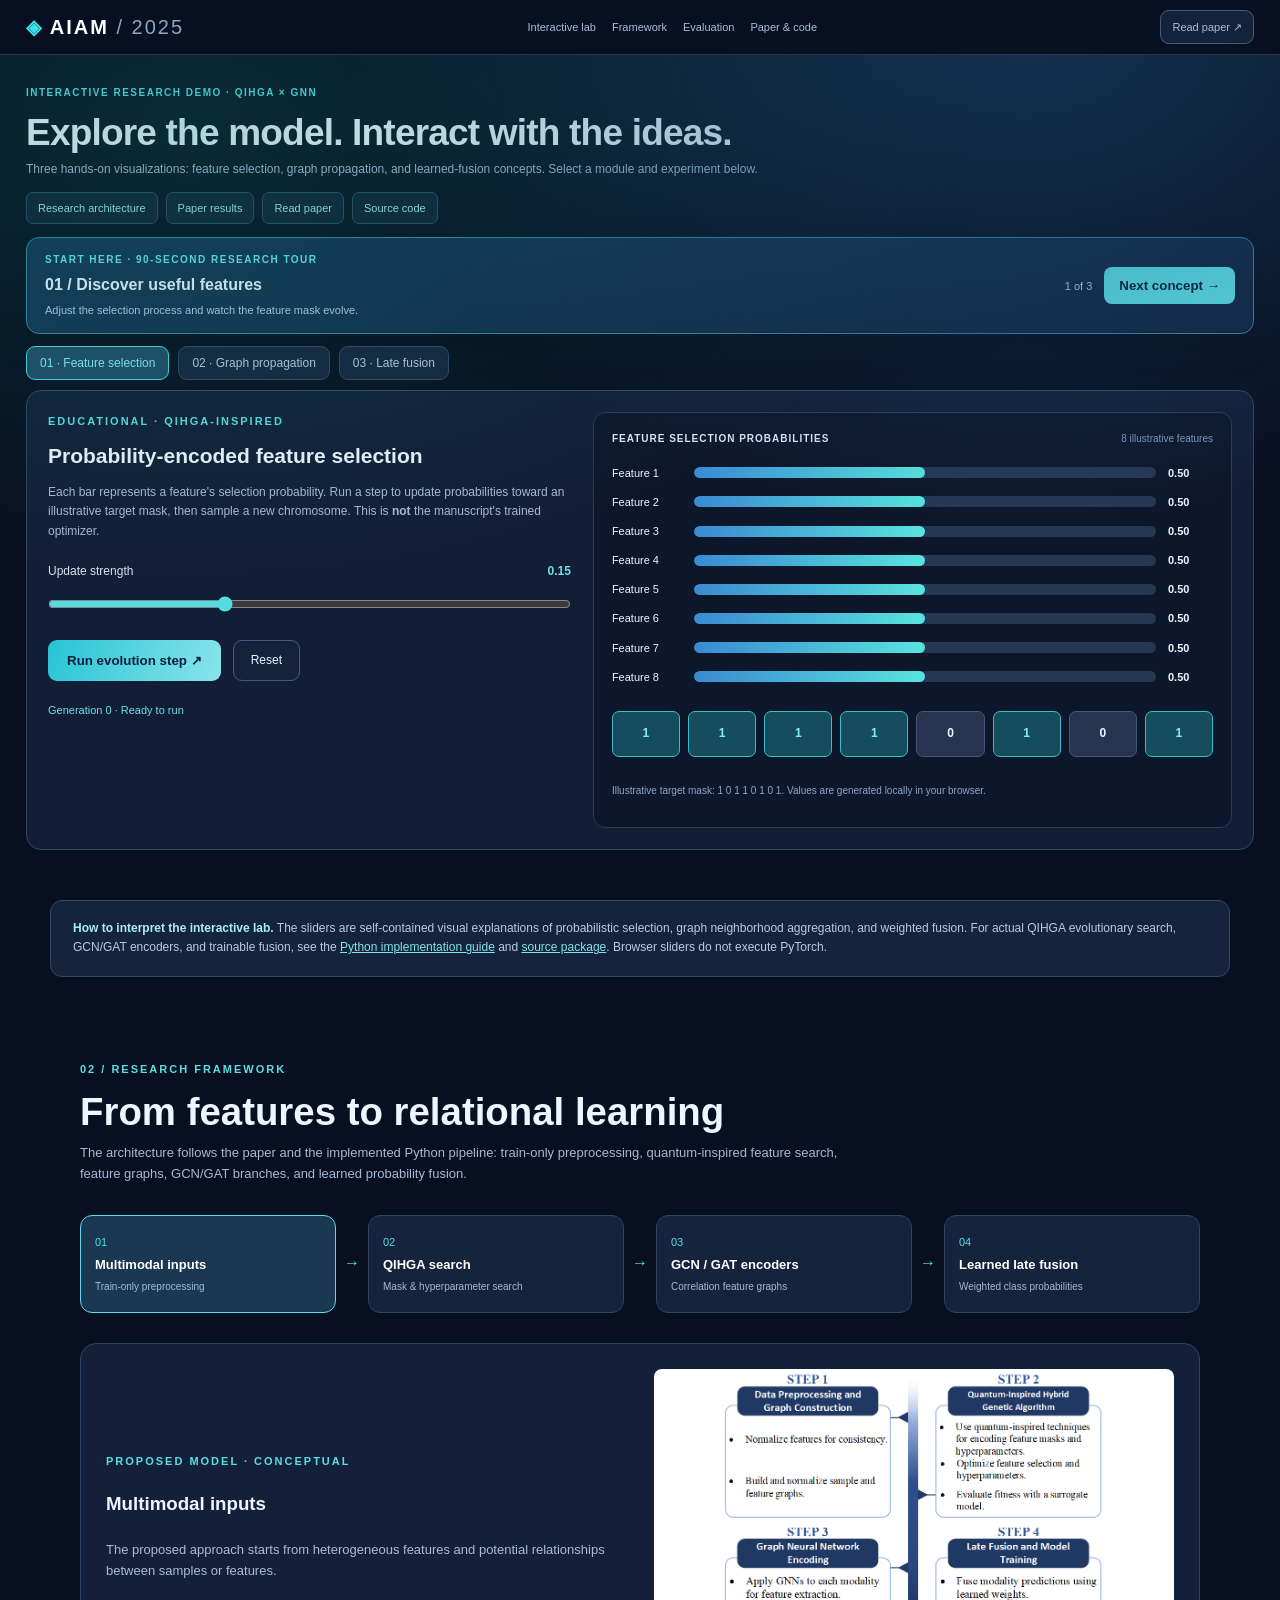
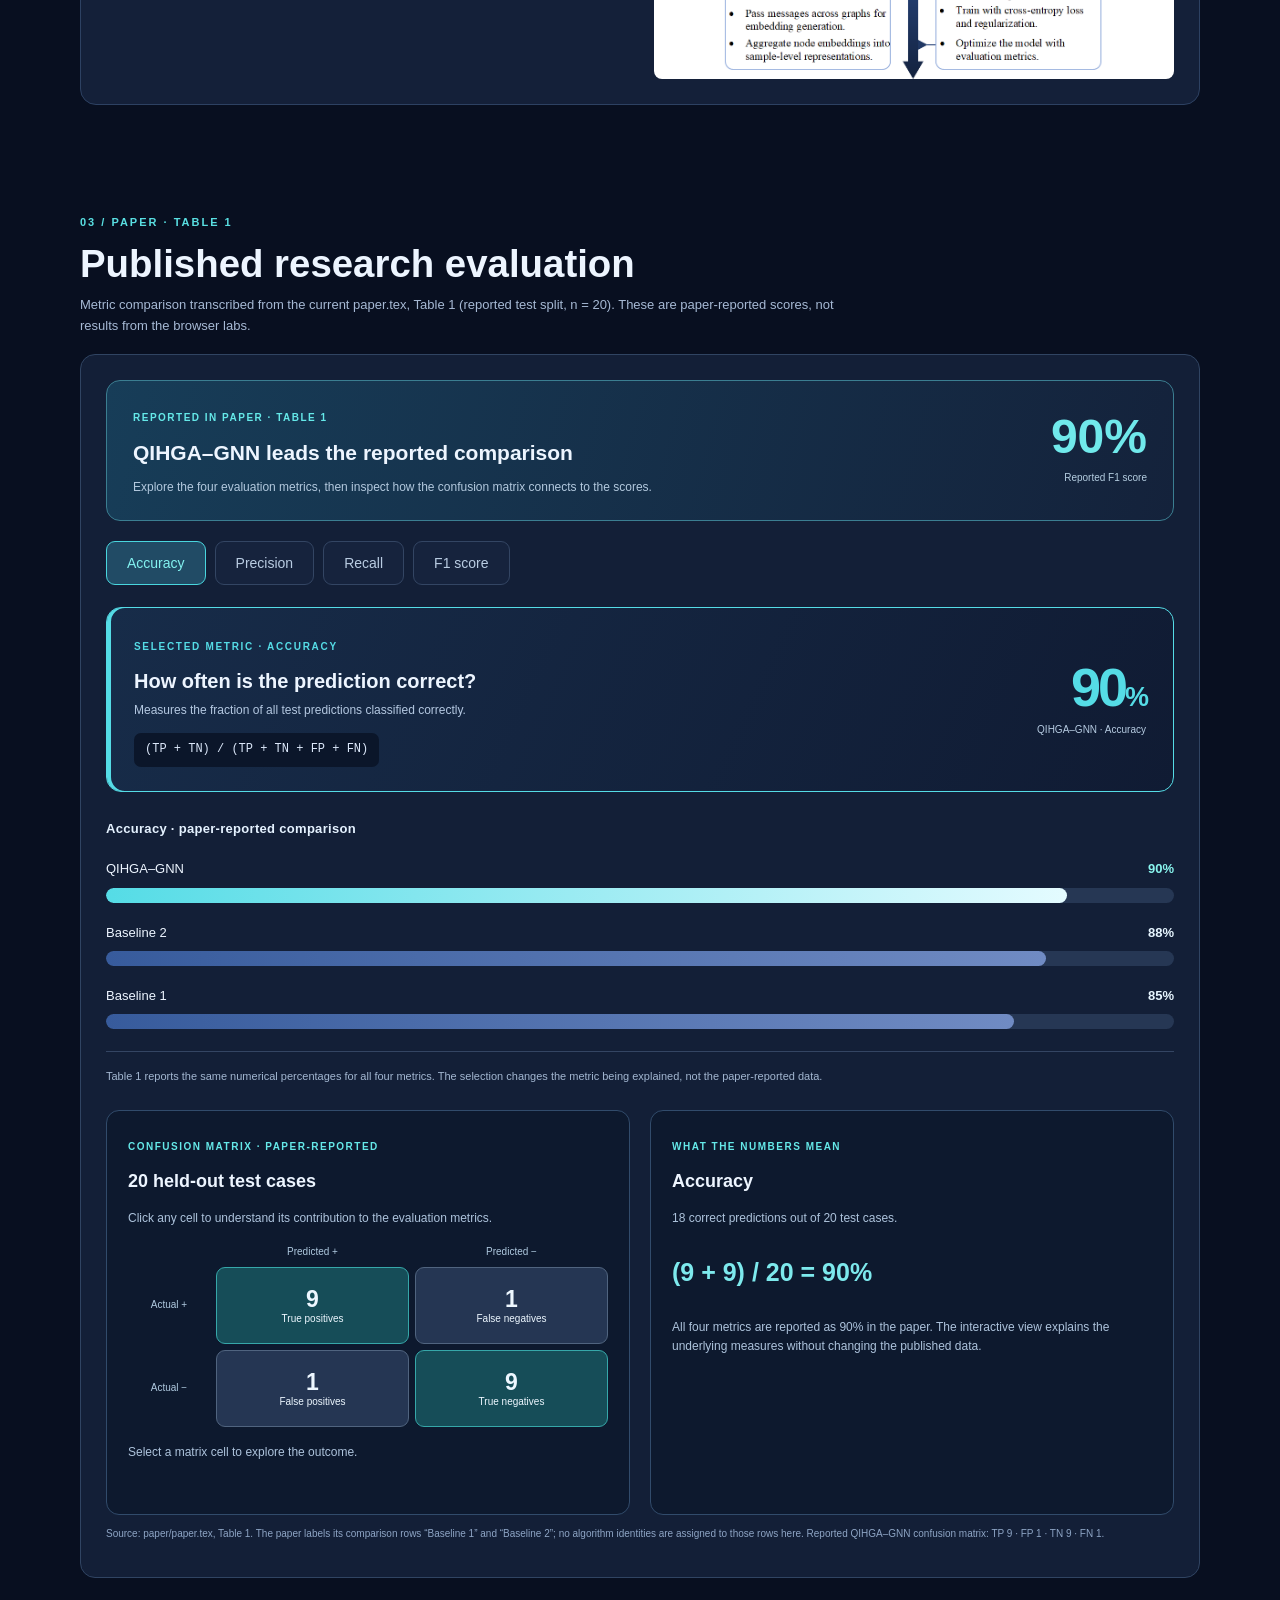
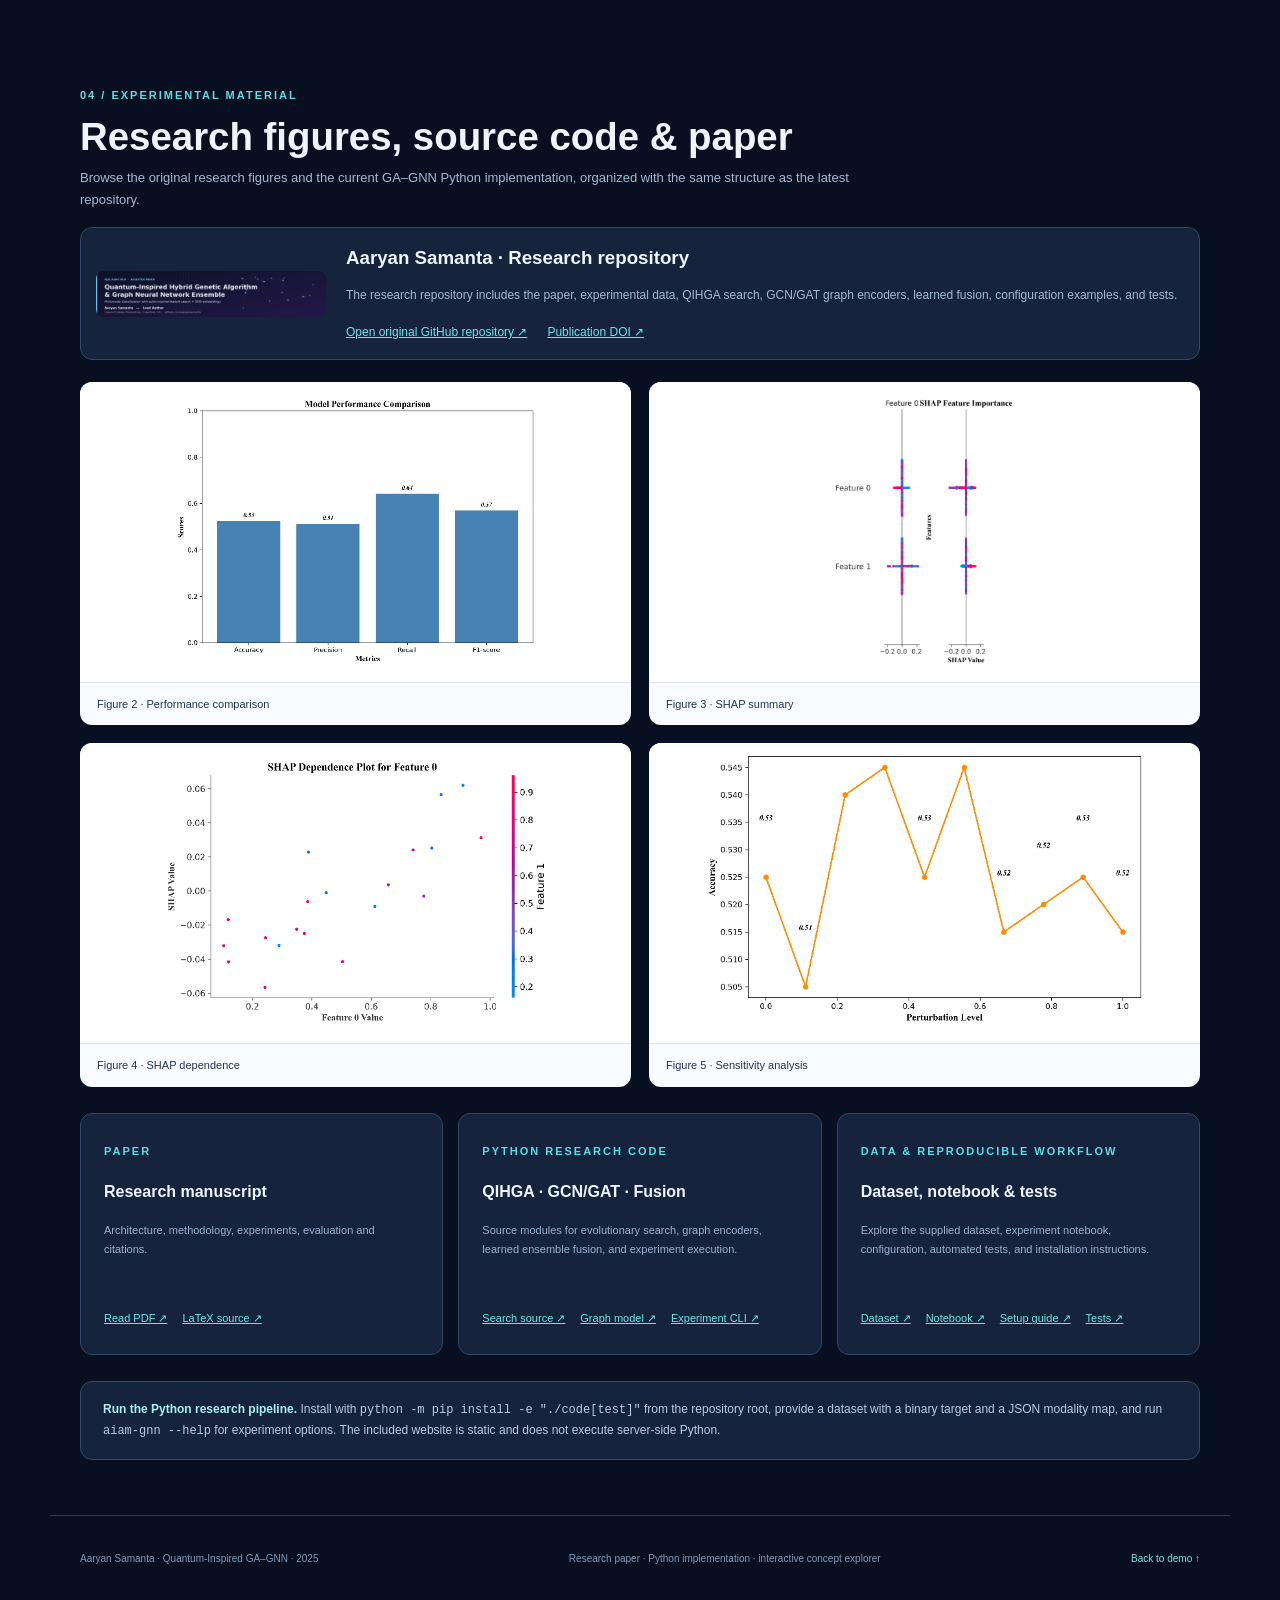
<file: ieee-aiam/index.html>
<!DOCTYPE html>

<html lang="en"><head><meta charset="utf-8"/><meta content="width=device-width,initial-scale=1" name="viewport"/><meta content="#111a36" name="theme-color"/><title>IEEE AIAM 2025 | Quantum-Inspired GA–GNN Research Explorer</title><link href="style.css" rel="stylesheet"/><meta content="QIHGA–GNN Research Explorer — Explore feature selection, graph propagation, fusion and the paper-reported evaluation. Interactive research portfolio by Aaryan Samanta." name="description"/></head><body><div class="ambient"></div><header class="top"><a class="brand" href="#lab"><span class="brandmark">◈</span> AIAM <span class="thin">/ 2025</span></a><nav><a href="#lab">Interactive lab</a><a href="#architecture">Framework</a><a href="#benchmark">Evaluation</a><a href="#evidence">Paper &amp; code</a></nav><a class="pill" href="source/paper.pdf" target="_blank">Read paper ↗</a></header><main id="main-content"><section class="section" id="lab"><div class="sectionhead"><span class="kicker">INTERACTIVE RESEARCH DEMO · QIHGA × GNN</span><h2>Explore the model. Interact with the ideas.</h2><p>Three hands-on visualizations: feature selection, graph propagation, and learned-fusion concepts. Select a module and experiment below.</p></div><div class="demo-toolbar"><a href="#architecture">Research architecture</a><a href="#benchmark">Paper results</a><a href="source/paper.pdf">Read paper</a><a href="#evidence">Source code</a></div><div class="tour-strip"><div><span class="tour-kicker">START HERE · 90-SECOND RESEARCH TOUR</span><strong id="tourTitle">01 / Discover useful features</strong><span id="tourDesc">Adjust the selection process and watch the feature mask evolve.</span></div><div class="tour-actions"><span id="tourCount">1 of 3</span><button id="tourNext" type="button">Next concept →</button></div></div><div class="tabs" role="tablist"><button class="tab active" data-tab="ga">01 · Feature selection</button><button class="tab" data-tab="gnn">02 · Graph propagation</button><button class="tab" data-tab="fusion">03 · Late fusion</button></div><div class="lab" id="ga"><div class="labtext"><div class="tag">EDUCATIONAL · QIHGA-INSPIRED</div><h3>Probability-encoded feature selection</h3><p>Each bar represents a feature's selection probability. Run a step to update probabilities toward an illustrative target mask, then sample a new chromosome. This is <b>not</b> the manuscript's trained optimizer.</p><div class="controls"><label>Update strength <strong id="rateLabel">0.15</strong><input id="rate" max="0.35" min="0.05" step="0.05" type="range" value="0.15"/></label><div class="buttonrow"><button class="primary" id="runGA">Run evolution step ↗</button><button class="secondary" id="resetGA">Reset</button></div></div><div aria-live="polite" class="status" id="gaStatus">Generation 0 · Ready to run</div></div><div class="visual"><div class="visualtitle">FEATURE SELECTION PROBABILITIES <span>8 illustrative features</span></div><div id="featureBars"></div><div class="chromosome" id="chromosome"></div><p class="tiny">Illustrative target mask: 1 0 1 1 0 1 0 1. Values are generated locally in your browser.</p></div></div><div class="lab hidden" id="gnn"><div class="labtext"><div class="tag">EDUCATIONAL · MESSAGE PASSING</div><h3>Graph neighborhood aggregation</h3><p>Watch six connected nodes update their values by averaging their own feature with those of adjacent nodes. This is a transparent one-dimensional demonstration—not a trained GCN/GAT.</p><div class="controls"><label>Neighbor contribution <strong id="mixLabel">0.50</strong><input id="mix" max="1" min="0" step="0.1" type="range" value="0.5"/></label><div class="buttonrow"><button class="primary" id="runGNN">Run message-passing step ↗</button><button class="secondary" id="resetGNN">Reset</button></div></div><div aria-live="polite" class="status" id="gnnStatus">Layer 0 · Ready to run</div></div><div class="visual"><div class="visualtitle">NODE FEATURE PROPAGATION <span>Click nodes to inspect</span></div><svg aria-label="Six-node graph showing neighbor aggregation" id="graph" role="img" viewbox="0 0 500 290"></svg><div class="tiny" id="nodeDetail">Select a node to inspect its value.</div></div></div><div class="lab hidden" id="fusion"><div class="labtext"><div class="tag">EDUCATIONAL · CONVEX FUSION</div><h3>Late-fusion weight explorer</h3><p>Adjust the illustrative contribution of a feature branch versus a graph branch. The output is a weighted average of fixed sample scores, not a prediction from a trained model.</p><div class="controls"><label>Feature-branch weight <strong id="weightLabel">0.50</strong><input id="weight" max="1" min="0" step="0.05" type="range" value="0.5"/></label><div class="buttonrow"><button class="primary" id="runFusion">Run fusion calculation ↗</button><button class="secondary" id="resetFusion">Reset</button></div></div><div aria-live="polite" class="status" id="fusionStatus">Adjust the weight, then run the calculation.</div></div><div class="visual"><div class="visualtitle">ILLUSTRATIVE BRANCH SCORES <span>Convex weighted average</span></div><div class="scorecard"><span>Feature branch</span><strong>0.72</strong><div class="track"><i style="width:72%"></i></div></div><div class="scorecard"><span>Graph branch</span><strong>0.38</strong><div class="track"><i style="width:38%"></i></div></div><div class="scorecard result"><span>Fused sample score</span><strong id="fusionValue">—</strong><div class="track"><i id="fusionBar" style="width:0%"></i></div></div><div class="formula">score = w × 0.72 + (1 − w) × 0.38</div></div></div></section><section class="notice"><b>How to interpret the interactive lab.</b> The sliders are self-contained visual explanations of probabilistic selection, graph neighborhood aggregation, and weighted fusion. For actual QIHGA evolutionary search, GCN/GAT encoders, and trainable fusion, see the <a href="source/code/README.md">Python implementation guide</a> and <a href="source/code/aiam_gnn/">source package</a>. Browser sliders do not execute PyTorch.</section><section class="section" id="architecture"><div class="sectionhead"><span class="kicker">02 / RESEARCH FRAMEWORK</span><h2>From features to relational learning</h2><p>The architecture follows the paper and the implemented Python pipeline: train-only preprocessing, quantum-inspired feature search, feature graphs, GCN/GAT branches, and learned probability fusion.</p></div><div class="pipeline"><button class="stage active" data-stage="0"><span class="num">01</span><strong>Multimodal inputs</strong><small>Train-only preprocessing</small></button><span class="arrow">→</span><button class="stage" data-stage="1"><span class="num">02</span><strong>QIHGA search</strong><small>Mask &amp; hyperparameter search</small></button><span class="arrow">→</span><button class="stage" data-stage="2"><span class="num">03</span><strong>GCN / GAT encoders</strong><small>Correlation feature graphs</small></button><span class="arrow">→</span><button class="stage" data-stage="3"><span class="num">04</span><strong>Learned late fusion</strong><small>Weighted class probabilities</small></button></div><div class="stageinfo"><div><div class="tag">PROPOSED MODEL · CONCEPTUAL</div><h3 id="stageTitle">Multimodal inputs</h3><p id="stageBody">The proposed approach starts from heterogeneous features and potential relationships between samples or features.</p></div><img alt="Original Figure 1 research framework" loading="lazy" src="assets/Figure 1  Research framework..png"/></div></section><section class="section" id="benchmark"><div class="sectionhead"><span class="kicker">03 / PAPER · TABLE 1</span><h2>Published research evaluation</h2><p>Metric comparison transcribed from the current paper.tex, Table 1 (reported test split, n = 20). These are paper-reported scores, not results from the browser labs.</p></div><div class="benchmark"><div class="result-spotlight"><div><span class="tour-kicker">REPORTED IN PAPER · TABLE 1</span><h3>QIHGA–GNN leads the reported comparison</h3><p>Explore the four evaluation metrics, then inspect how the confusion matrix connects to the scores.</p></div><div class="result-number"><strong>90%</strong><span>Reported F1 score</span></div></div><div class="metricselect" id="metricSelect"><button class="active" data-metric="accuracy">Accuracy</button><button data-metric="precision">Precision</button><button data-metric="recall">Recall</button><button data-metric="f1">F1 score</button></div><div aria-live="polite" class="metric-insight" id="metricInsight"></div><div class="metric-chart-title" id="metricChartTitle"></div><div aria-live="polite" id="benchmarkBars"></div><div class="metric-footnote" id="metricFootnote"></div><div class="evaluation-details"><div><span class="tour-kicker">CONFUSION MATRIX · PAPER-REPORTED</span><h3>20 held-out test cases</h3><p>Click any cell to understand its contribution to the evaluation metrics.</p><div class="confusion-grid"><div class="cm-label"></div><div class="cm-label">Predicted +</div><div class="cm-label">Predicted −</div><div class="cm-label">Actual +</div><button class="cm-cell positive" data-cm="tp">9 <small>True positives</small></button><button class="cm-cell" data-cm="fn">1 <small>False negatives</small></button><div class="cm-label">Actual −</div><button class="cm-cell" data-cm="fp">1 <small>False positives</small></button><button class="cm-cell positive" data-cm="tn">9 <small>True negatives</small></button></div><p aria-live="polite" class="cm-explain" id="cmExplain">Select a matrix cell to explore the outcome.</p></div><div class="evaluation-note"><span class="tour-kicker">WHAT THE NUMBERS MEAN</span><h3 id="evalMetricName">Accuracy</h3><p id="evalMetricDescription">18 correct predictions out of 20 test cases.</p><div class="formula-large" id="evalMetricFormula">(9 + 9) / 20 = 90%</div><p>All four metrics are reported as 90% in the paper. The interactive view explains the underlying measures without changing the published data.</p></div></div><p class="tiny">Source: paper/paper.tex, Table 1. The paper labels its comparison rows “Baseline 1” and “Baseline 2”; no algorithm identities are assigned to those rows here. Reported QIHGA–GNN confusion matrix: TP 9 · FP 1 · TN 9 · FN 1.</p></div></section><section class="section" id="evidence"><div class="sectionhead"><span class="kicker">04 / EXPERIMENTAL MATERIAL</span><h2>Research figures, source code &amp; paper</h2><p>Browse the original research figures and the current GA–GNN Python implementation, organized with the same structure as the latest repository.</p></div><div class="repository-feature"><img alt="Animated QIHGA GNN research banner" loading="lazy" src="assets/research-banner.gif"/><div><h3>Aaryan Samanta · Research repository</h3><p>The research repository includes the paper, experimental data, QIHGA search, GCN/GAT graph encoders, learned fusion, configuration examples, and tests.</p><a href="https://github.com/aaryansamanta/ai-research-publications/tree/main/ieee-aiam-2025-ga-gnn" rel="noopener noreferrer" target="_blank">Open original GitHub repository ↗</a><a href="https://doi.org/10.1109/AUTEEE67053.2025.11322272" rel="noopener noreferrer" target="_blank">Publication DOI ↗</a></div></div><div class="figuregrid"><figure><img alt="Original performance comparison figure" loading="lazy" src="assets/Figure 2 Performance Comparison.png"/><figcaption>Figure 2 · Performance comparison</figcaption></figure><figure><img alt="Original SHAP summary figure" loading="lazy" src="assets/Figure 3 SHAP Summary Plot.png"/><figcaption>Figure 3 · SHAP summary</figcaption></figure><figure><img alt="Original SHAP dependence figure" loading="lazy" src="assets/Figure 4 SHAP Dependence Plot.png"/><figcaption>Figure 4 · SHAP dependence</figcaption></figure><figure><img alt="Original sensitivity figure" loading="lazy" src="assets/Figure 5 Sensitivity Analysis.png"/><figcaption>Figure 5 · Sensitivity analysis</figcaption></figure></div><div class="sourcegrid"><div class="sourcecard"><span class="tag">PAPER</span><h3>Research manuscript</h3><p>Architecture, methodology, experiments, evaluation and citations.</p><a href="source/paper.pdf" target="_blank">Read PDF ↗</a><a download="" href="source/paper.tex">LaTeX source ↗</a></div><div class="sourcecard"><span class="tag">PYTHON RESEARCH CODE</span><h3>QIHGA · GCN/GAT · Fusion</h3><p>Source modules for evolutionary search, graph encoders, learned ensemble fusion, and experiment execution.</p><a href="source/code/aiam_gnn/qihga.py">Search source ↗</a><a href="source/code/aiam_gnn/graph_model.py">Graph model ↗</a><a href="source/code/aiam_gnn/cli.py">Experiment CLI ↗</a></div><div class="sourcecard"><span class="tag">DATA &amp; REPRODUCIBLE WORKFLOW</span><h3>Dataset, notebook &amp; tests</h3><p>Explore the supplied dataset, experiment notebook, configuration, automated tests, and installation instructions.</p><a download="" href="source/aiam-data.xlsx">Dataset ↗</a><a download="" href="source/code/experiment.ipynb">Notebook ↗</a><a href="source/code/README.md">Setup guide ↗</a><a href="source/code/tests/test_experiment.py">Tests ↗</a></div></div><div class="notice caution"><b>Run the Python research pipeline.</b> Install with <code>python -m pip install -e "./code[test]"</code> from the repository root, provide a dataset with a binary target and a JSON modality map, and run <code>aiam-gnn --help</code> for experiment options. The included website is static and does not execute server-side Python.</div></section></main><footer><span>Aaryan Samanta · Quantum-Inspired GA–GNN · 2025</span><span>Research paper · Python implementation · interactive concept explorer</span><a href="#lab">Back to demo ↑</a></footer><script defer="" src="app.js"></script></body></html>
</file>
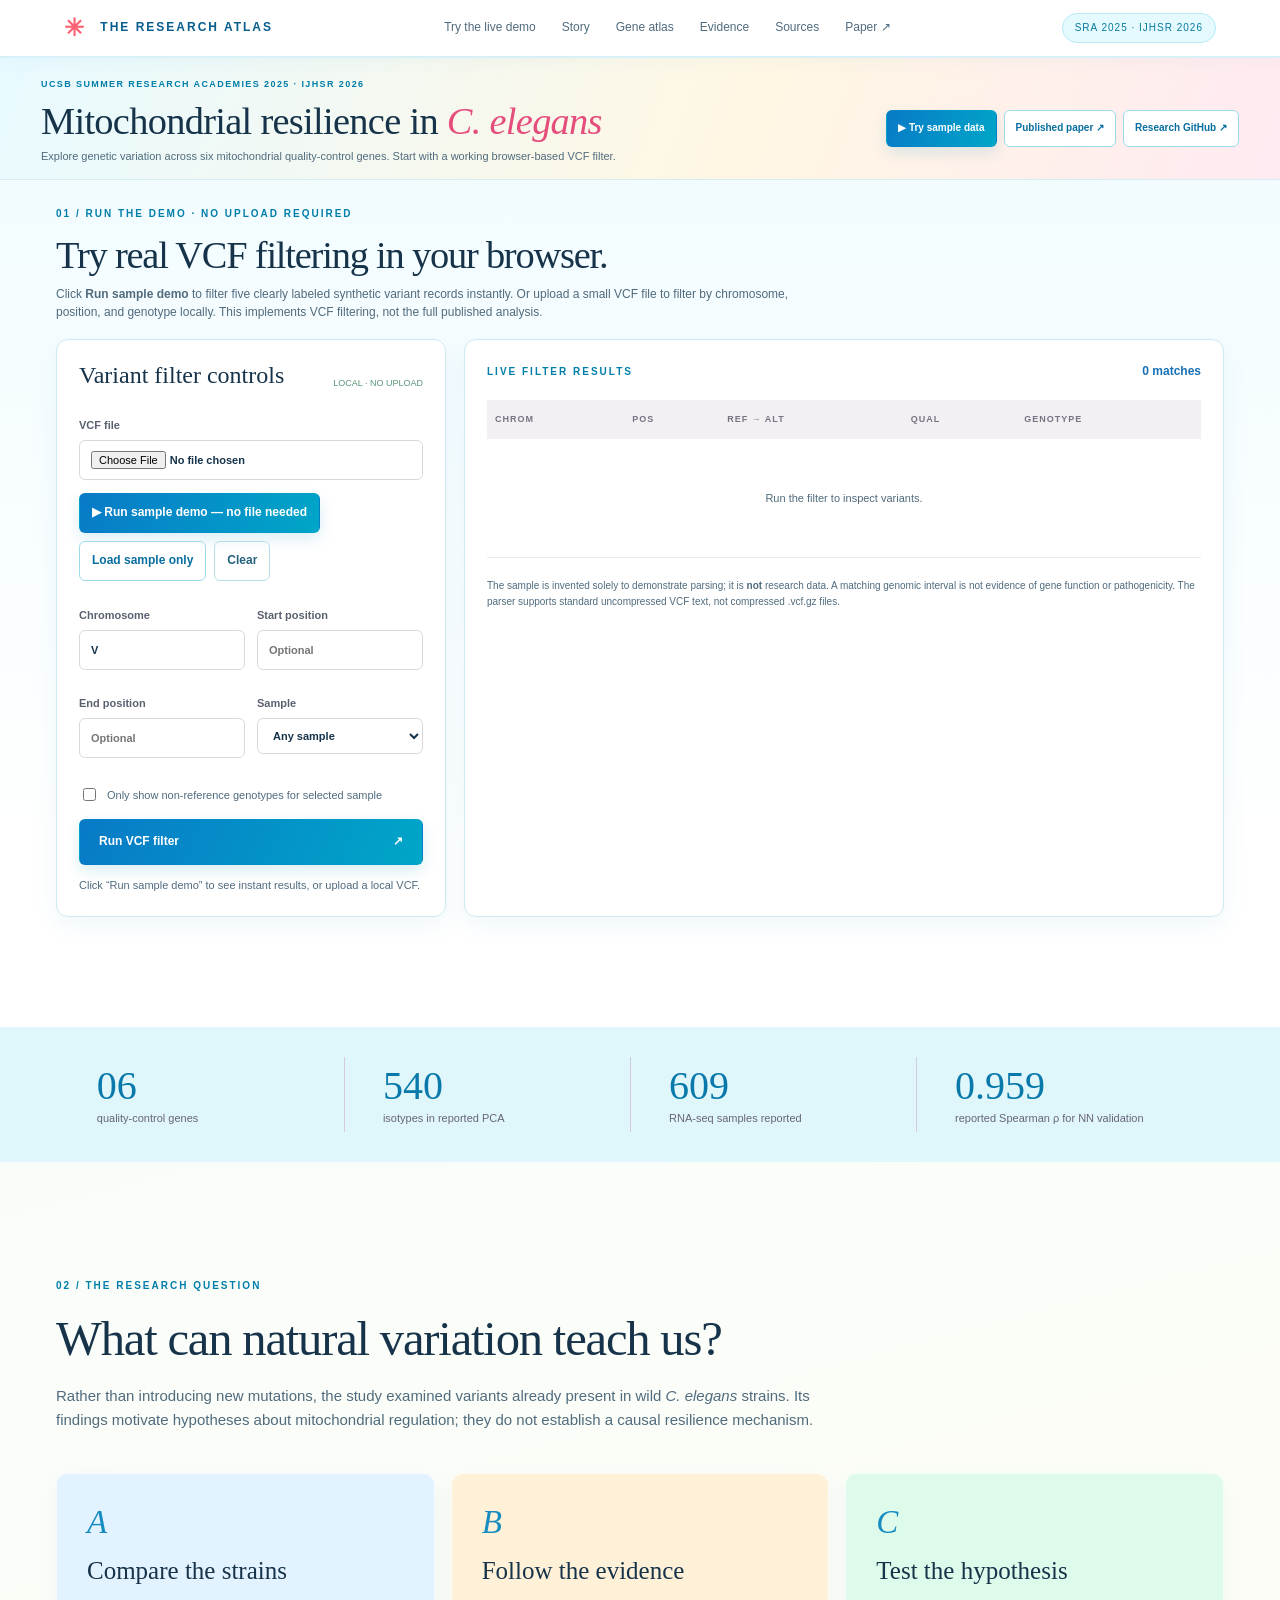
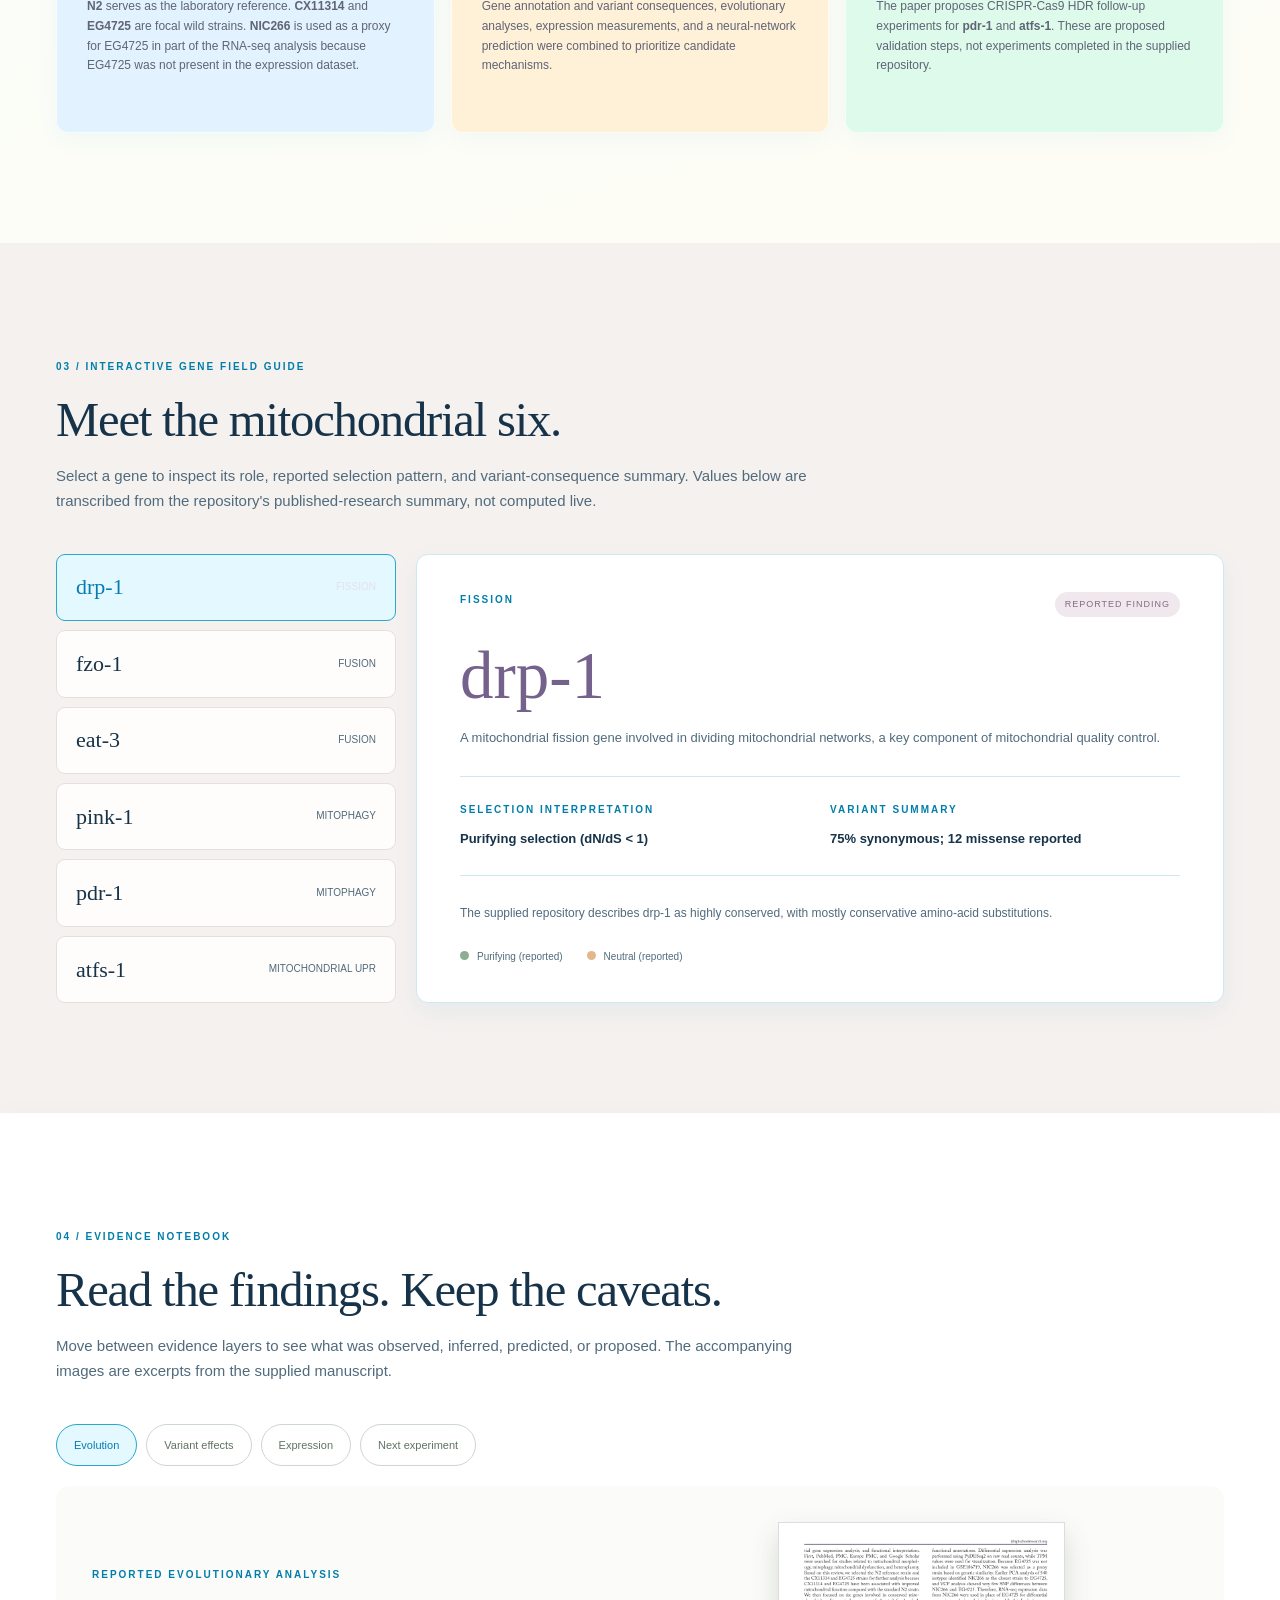
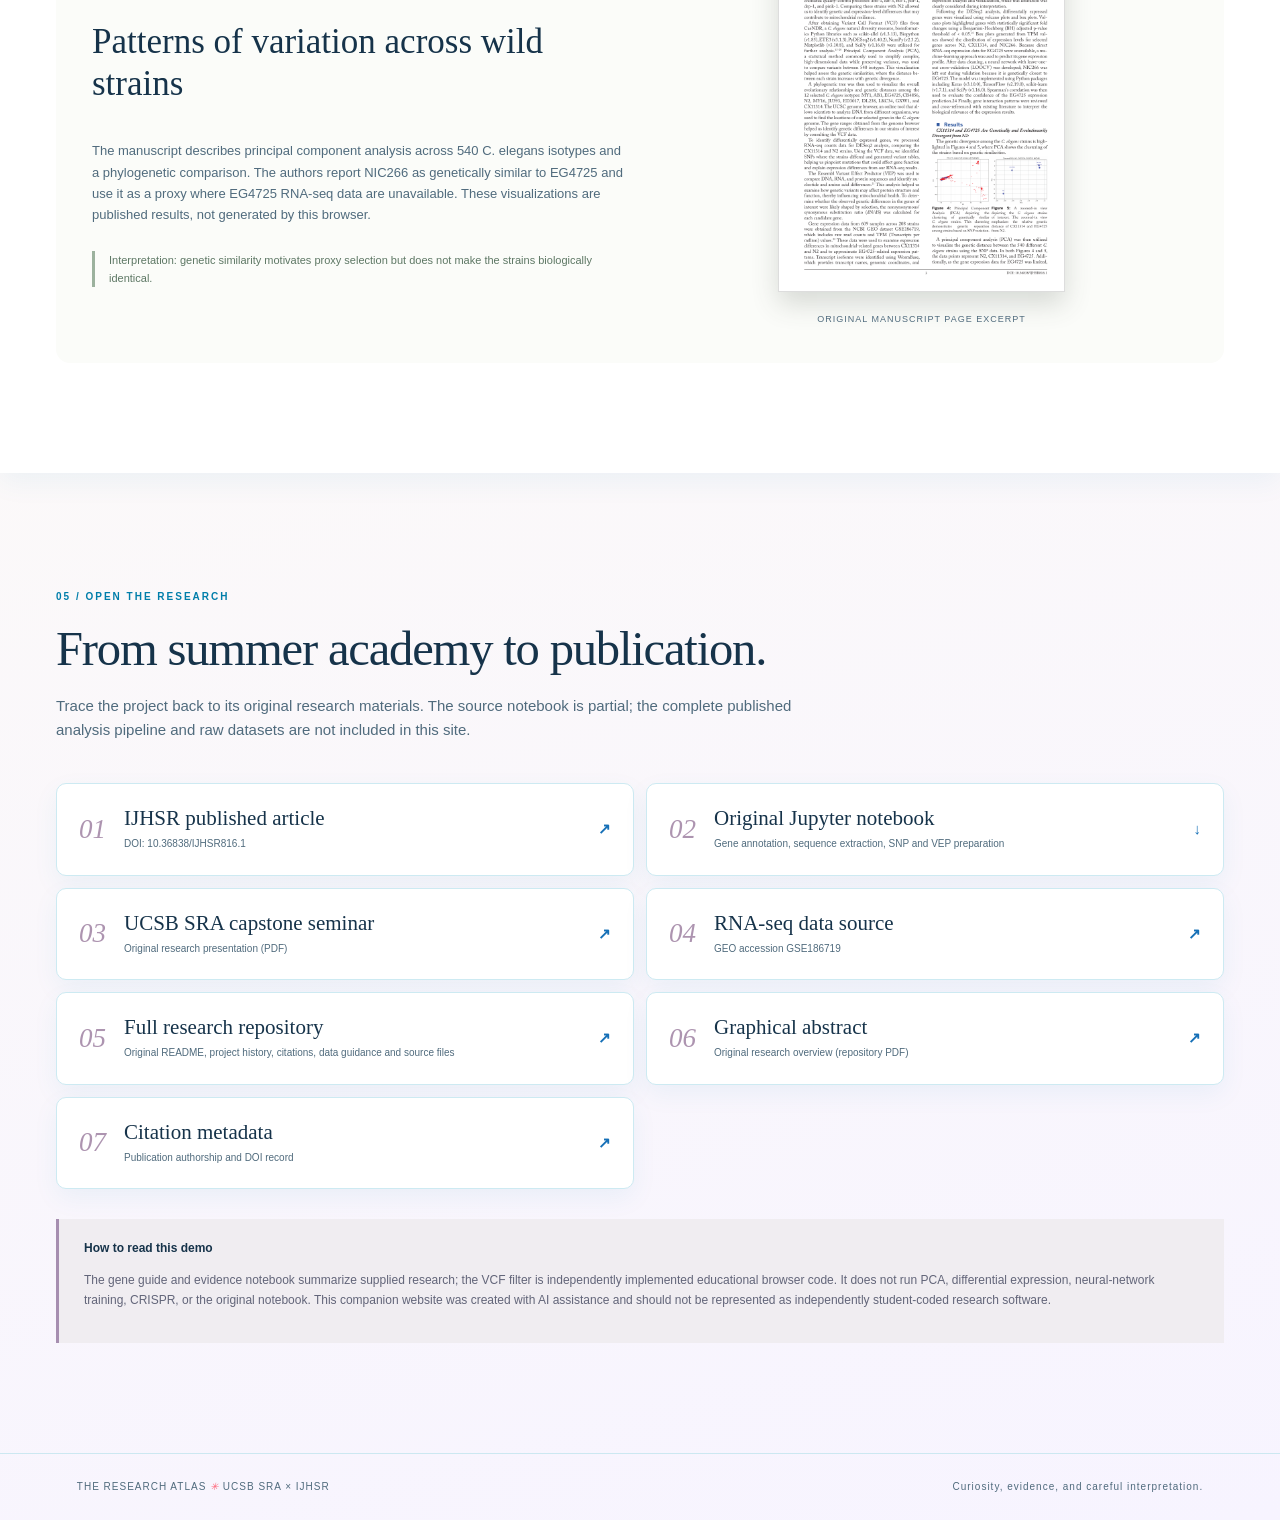
<file: ijhsr-uscb-sra/index.html>
<!DOCTYPE html>
<html lang="en"><head><meta charset="utf-8"/><meta content="width=device-width,initial-scale=1" name="viewport"/><meta content="UCSB Summer Research Academies and IJHSR research atlas: C. elegans mitochondrial resilience." name="description"/><title>UCSB SRA × IJHSR | Mitochondrial Resilience Research Atlas</title><link href="style.css" rel="stylesheet"/></head><body>
<header class="top"><a class="brand" href="#home"><span class="mark">✳</span> THE RESEARCH ATLAS</a><nav><a href="#variants">Try the live demo</a><a href="#story">Story</a><a href="#genes">Gene atlas</a><a href="#evidence">Evidence</a><a href="#sources">Sources</a><a href="https://doi.org/10.36838/IJHSR816.1" rel="noopener noreferrer" target="_blank">Paper ↗</a></nav><span class="tag">SRA 2025 · IJHSR 2026</span></header>
<main id="home"><section aria-label="Research introduction" class="hero hero-ultra"><div class="eyebrow">UCSB SUMMER RESEARCH ACADEMIES 2025 <span aria-hidden="true">·</span> IJHSR 2026</div><div class="hero-ultra-row"><div><h1>Mitochondrial resilience in <em>C. elegans</em></h1><p>Explore genetic variation across six mitochondrial quality-control genes. Start with a working browser-based VCF filter.</p></div><div class="hero-ultra-links"><a class="btn primary" href="#variants">▶ Try sample data</a><a class="btn secondary" href="https://doi.org/10.36838/IJHSR816.1" rel="noopener noreferrer" target="_blank">Published paper ↗</a><a class="btn secondary" href="https://github.com/aaryansamanta/ai-research-publications/tree/main/ijhsr-2026-celegans-mito-resilience" rel="noopener noreferrer" target="_blank">Research GitHub ↗</a></div></div></section>
<section class="section lab" id="variants"><div class="section-intro"><span class="kicker">01 / RUN THE DEMO · NO UPLOAD REQUIRED</span><h2>Try real VCF filtering in your browser.</h2><p>Click <b>Run sample demo</b> to filter five clearly labeled synthetic variant records instantly. Or upload a small VCF file to filter by chromosome, position, and genotype locally. This implements VCF filtering, not the full published analysis.</p></div><div class="lab-grid"><div class="lab-panel"><div class="lab-heading"><h3>Variant filter controls</h3><span class="lab-status">LOCAL · NO UPLOAD</span></div><label class="field">VCF file <input accept=".vcf,.txt,text/plain" id="vcfFile" type="file"/></label><div class="lab-buttons"><button class="btn primary" id="runSample">▶ Run sample demo — no file needed</button><button class="btn secondary" id="loadSample">Load sample only</button><button class="btn ghost" id="clearLab">Clear</button></div><div class="fields"><label class="field">Chromosome <input id="chrom" placeholder="e.g. V" value="V"/></label><label class="field">Start position <input id="start" min="0" placeholder="Optional" type="number"/></label><label class="field">End position <input id="end" min="0" placeholder="Optional" type="number"/></label><label class="field">Sample <select id="sample"><option value="">Any sample</option></select></label></div><label class="check"><input id="nonRef" type="checkbox"/> Only show non-reference genotypes for selected sample</label><button class="btn primary run" id="runFilter">Run VCF filter <span>↗</span></button><p class="lab-message" id="labMessage" role="status">Click “Run sample demo” to see instant results, or upload a local VCF.</p></div><div class="results-panel"><div class="results-top"><span class="small-label">LIVE FILTER RESULTS</span><span class="count" id="resultCount">0 matches</span></div><div class="table-wrap"><table><thead><tr><th>CHROM</th><th>POS</th><th>REF → ALT</th><th>QUAL</th><th>GENOTYPE</th></tr></thead><tbody id="resultRows"><tr><td class="empty" colspan="5">Run the filter to inspect variants.</td></tr></tbody></table></div><p class="small-note">The sample is invented solely to demonstrate parsing; it is <b>not</b> research data. A matching genomic interval is not evidence of gene function or pathogenicity. The parser supports standard uncompressed VCF text, not compressed .vcf.gz files.</p></div></div></section>
<section aria-label="Research scope" class="metrics"><div><strong>06</strong><span>quality-control genes</span></div><div><strong>540</strong><span>isotypes in reported PCA</span></div><div><strong>609</strong><span>RNA-seq samples reported</span></div><div><strong>0.959</strong><span>reported Spearman ρ for NN validation</span></div></section>
<section class="section story" id="story"><div class="section-intro"><span class="kicker">02 / THE RESEARCH QUESTION</span><h2>What can natural variation teach us?</h2><p>Rather than introducing new mutations, the study examined variants already present in wild <i>C. elegans</i> strains. Its findings motivate hypotheses about mitochondrial regulation; they do not establish a causal resilience mechanism.</p></div><div class="story-grid"><div class="story-card lilac"><span class="card-number">A</span><h3>Compare the strains</h3><p><b>N2</b> serves as the laboratory reference. <b>CX11314</b> and <b>EG4725</b> are focal wild strains. <b>NIC266</b> is used as a proxy for EG4725 in part of the RNA-seq analysis because EG4725 was not present in the expression dataset.</p></div><div class="story-card peach"><span class="card-number">B</span><h3>Follow the evidence</h3><p>Gene annotation and variant consequences, evolutionary analyses, expression measurements, and a neural-network prediction were combined to prioritize candidate mechanisms.</p></div><div class="story-card sage"><span class="card-number">C</span><h3>Test the hypothesis</h3><p>The paper proposes CRISPR-Cas9 HDR follow-up experiments for <b>pdr-1</b> and <b>atfs-1</b>. These are proposed validation steps, not experiments completed in the supplied repository.</p></div></div></section>
<section class="section gene-section" id="genes"><div class="section-intro"><span class="kicker">03 / INTERACTIVE GENE FIELD GUIDE</span><h2>Meet the mitochondrial six.</h2><p>Select a gene to inspect its role, reported selection pattern, and variant-consequence summary. Values below are transcribed from the repository's published-research summary, not computed live.</p></div><div class="gene-layout"><div aria-label="Select a gene" class="gene-list" id="geneButtons" role="group"></div><article class="gene-detail"><div class="detail-top"><span class="small-label" id="genePath">FISSION</span><span class="detail-chip">REPORTED FINDING</span></div><h3 id="geneName">drp-1</h3><p id="geneDescription"></p><div class="detail-grid"><div><span class="small-label">SELECTION INTERPRETATION</span><strong id="geneSelection"></strong></div><div><span class="small-label">VARIANT SUMMARY</span><strong id="geneVariants"></strong></div></div><p class="detail-note" id="geneNote"></p><div class="selection-legend"><span><i class="lg-purify"></i>Purifying (reported)</span><span><i class="lg-neutral"></i>Neutral (reported)</span></div></article></div></section>
<section class="section evidence" id="evidence"><div class="section-intro"><span class="kicker">04 / EVIDENCE NOTEBOOK</span><h2>Read the findings. Keep the caveats.</h2><p>Move between evidence layers to see what was observed, inferred, predicted, or proposed. The accompanying images are excerpts from the supplied manuscript.</p></div><div aria-label="Evidence categories" class="tabs" role="tablist"><button class="tab active" data-tab="evolution">Evolution</button><button class="tab" data-tab="variants">Variant effects</button><button class="tab" data-tab="expression">Expression</button><button class="tab" data-tab="validation">Next experiment</button></div><div class="evidence-body"><div class="evidence-text"><span class="small-label" id="evidenceType">REPORTED ANALYSIS</span><h3 id="evidenceTitle"></h3><p id="evidenceCopy"></p><div class="evidence-foot" id="evidenceFoot"></div></div><div class="evidence-visual"><img alt="Page excerpt from the supplied IJHSR research manuscript" id="evidenceImage" src="assets/paper-page-3.png"/><span>ORIGINAL MANUSCRIPT PAGE EXCERPT</span></div></div></section>
<section class="section sources" id="sources"><div class="section-intro"><span class="kicker">05 / OPEN THE RESEARCH</span><h2>From summer academy to publication.</h2><p>Trace the project back to its original research materials. The source notebook is partial; the complete published analysis pipeline and raw datasets are not included in this site.</p></div><div class="source-grid"><a class="source-link" href="https://doi.org/10.36838/IJHSR816.1" rel="noopener" target="_blank"><span>01</span><div><h3>IJHSR published article</h3><p>DOI: 10.36838/IJHSR816.1</p></div><b>↗</b></a><a class="source-link" download="" href="source/01_gene_annotation_blast_snp_vep.ipynb"><span>02</span><div><h3>Original Jupyter notebook</h3><p>Gene annotation, sequence extraction, SNP and VEP preparation</p></div><b>↓</b></a><a class="source-link" href="source/SRA_capstone_seminar.pdf" target="_blank"><span>03</span><div><h3>UCSB SRA capstone seminar</h3><p>Original research presentation (PDF)</p></div><b>↗</b></a><a class="source-link" href="https://www.ncbi.nlm.nih.gov/geo/query/acc.cgi?acc=GSE186719" rel="noopener" target="_blank"><span>04</span><div><h3>RNA-seq data source</h3><p>GEO accession GSE186719</p></div><b>↗</b></a><a class="source-link" href="https://github.com/aaryansamanta/ai-research-publications/tree/main/ijhsr-2026-celegans-mito-resilience" rel="noopener noreferrer" target="_blank"><span>05</span><div><h3>Full research repository</h3><p>Original README, project history, citations, data guidance and source files</p></div><b>↗</b></a><a class="source-link" href="https://github.com/aaryansamanta/ai-research-publications/blob/main/ijhsr-2026-celegans-mito-resilience/paper/graphical_abstract.pdf" rel="noopener noreferrer" target="_blank"><span>06</span><div><h3>Graphical abstract</h3><p>Original research overview (repository PDF)</p></div><b>↗</b></a><a class="source-link" href="https://github.com/aaryansamanta/ai-research-publications/blob/main/ijhsr-2026-celegans-mito-resilience/CITATION.cff" rel="noopener noreferrer" target="_blank"><span>07</span><div><h3>Citation metadata</h3><p>Publication authorship and DOI record</p></div><b>↗</b></a></div><div class="disclosure"><strong>How to read this demo</strong><p>The gene guide and evidence notebook summarize supplied research; the VCF filter is independently implemented educational browser code. It does not run PCA, differential expression, neural-network training, CRISPR, or the original notebook. This companion website was created with AI assistance and should not be represented as independently student-coded research software.</p></div></section></main><footer><span>THE RESEARCH ATLAS <i>✳</i> UCSB SRA × IJHSR</span><span>Curiosity, evidence, and careful interpretation.</span></footer><script defer="" src="app.js"></script></body></html>
</file>
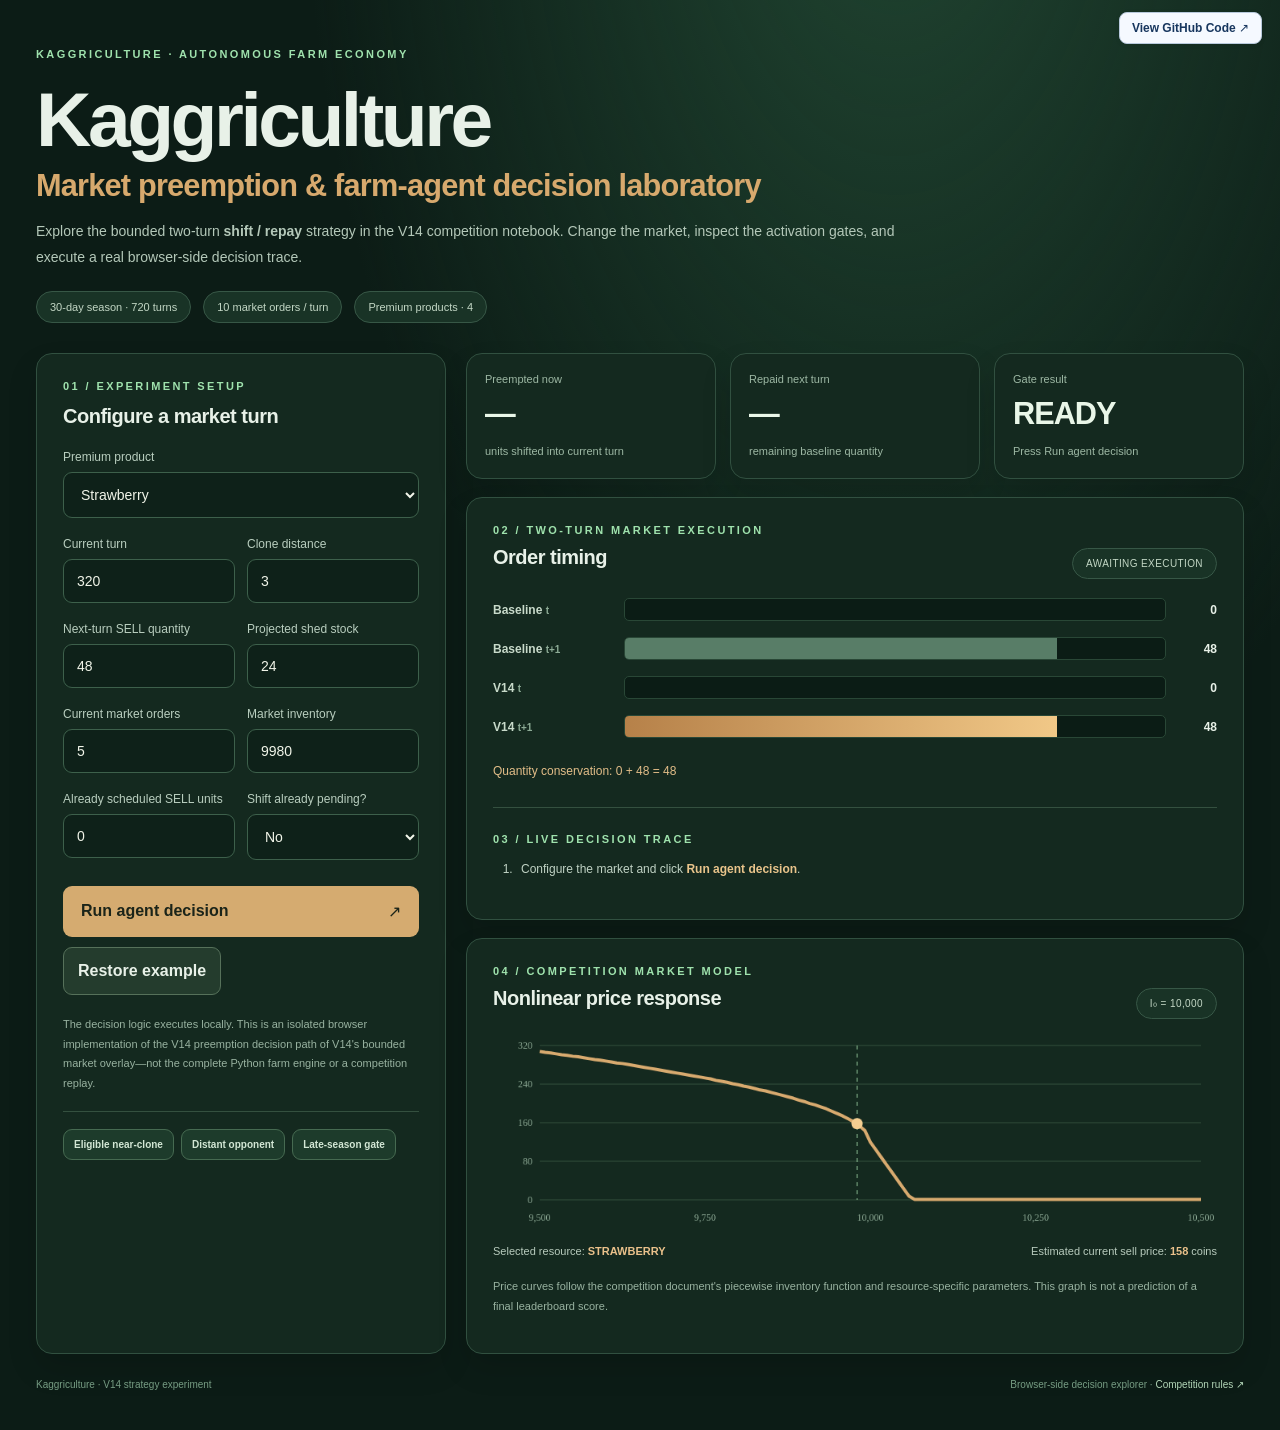
<file: kaggriculture/index.html>
<!DOCTYPE html>
<html lang="en"><head><meta charset="utf-8"/><meta content="width=device-width,initial-scale=1" name="viewport"/><meta content="#12271e" name="theme-color"/><title>Kaggriculture | Market Preemption Experiment</title><link href="assets/style.css" rel="stylesheet"/><style id="source-link-style">.source-repo-link{position:absolute;top:12px;right:18px;z-index:10;display:inline-flex;align-items:center;padding:8px 12px;border:1px solid #b8c9dc;border-radius:8px;background:#f5f9ff;color:#17365e!important;text-decoration:none!important;font:600 12px Verdana,Arial,sans-serif;box-shadow:0 1px 5px #00000012}.source-repo-link:hover{background:#e6f0ff;border-color:#7a9ac3}@media(max-width:650px){.source-repo-link{top:8px;right:8px;font-size:11px;padding:6px 8px}}</style><meta content="Kaggriculture Strategy Explorer — Examine the market-preemption experiment and its strategic trade-offs. Interactive research portfolio by Aaryan Samanta." name="description"/></head><body><a class="source-repo-link" href="https://github.com/aaryansamanta/usaco-kaggle/tree/main/kaggle/kaggriculture" rel="noopener noreferrer" target="_blank">View GitHub Code ↗</a><main class="shell"><section class="intro"><div class="eyebrow">KAGGRICULTURE · AUTONOMOUS FARM ECONOMY</div><h1>Kaggriculture</h1><p class="lede">Market preemption &amp; farm-agent decision laboratory</p><p class="sub">Explore the bounded two-turn <strong>shift / repay</strong> strategy in the V14 competition notebook. Change the market, inspect the activation gates, and execute a real browser-side decision trace.</p><div class="meta"><span>30-day season · 720 turns</span><span>10 market orders / turn</span><span>Premium products · 4</span></div></section><section class="workspace"><aside class="panel controls"><div class="section-label">01 / EXPERIMENT SETUP</div><h2>Configure a market turn</h2><label for="product">Premium product</label><select id="product"><option value="STRAWBERRY">Strawberry</option><option value="MELON">Melon</option><option value="MILK">Milk</option><option value="WOOL">Wool</option></select><div class="two"><div><label for="step">Current turn</label><input id="step" max="719" min="0" type="number" value="320"/></div><div><label for="distance">Clone distance</label><input id="distance" max="30" min="0" type="number" value="3"/></div></div><div class="two"><div><label for="next">Next-turn SELL quantity</label><input id="next" max="200" min="0" type="number" value="48"/></div><div><label for="shed">Projected shed stock</label><input id="shed" max="200" min="0" type="number" value="24"/></div></div><div class="two"><div><label for="orders">Current market orders</label><input id="orders" max="10" min="0" type="number" value="5"/></div><div><label for="inventory">Market inventory</label><input id="inventory" max="20000" min="0" type="number" value="9980"/></div></div><div class="two"><div><label for="existing">Already scheduled SELL units</label><input id="existing" max="200" min="0" type="number" value="0"/></div><div><label for="pending">Shift already pending?</label><select id="pending"><option value="no">No</option><option value="yes">Yes</option></select></div></div><div class="buttons"><button class="primary" id="run">Run agent decision <span>↗</span></button><button class="secondary" id="reset">Restore example</button></div><p class="note">The decision logic executes locally. This is an isolated browser implementation of the V14 preemption decision path of V14's bounded market overlay—not the complete Python farm engine or a competition replay.</p><div class="preset"><button data-preset="eligible">Eligible near-clone</button><button data-preset="far">Distant opponent</button><button data-preset="late">Late-season gate</button></div></aside><div class="results"><div class="stats"><div class="stat"><span>Preempted now</span><strong id="shift">—</strong><small>units shifted into current turn</small></div><div class="stat"><span>Repaid next turn</span><strong id="repay">—</strong><small>remaining baseline quantity</small></div><div class="stat"><span>Gate result</span><strong id="gate">READY</strong><small id="reason">Press Run agent decision</small></div></div><section class="panel stage"><div class="section-label">02 / TWO-TURN MARKET EXECUTION</div><div class="stage-head"><h2>Order timing</h2><span class="pill" id="runstate">AWAITING EXECUTION</span></div><div class="bars"><div class="barrow"><div class="barname">Baseline <small>t</small></div><div class="bartrack"><div class="bar baseline" id="base0" style="width:0%"></div></div><b id="base0n">0</b></div><div class="barrow"><div class="barname">Baseline <small>t+1</small></div><div class="bartrack"><div class="bar baseline" id="base1" style="width:80%"></div></div><b id="base1n">48</b></div><div class="barrow"><div class="barname">V14 <small>t</small></div><div class="bartrack"><div class="bar active" id="v140" style="width:0%"></div></div><b id="v140n">0</b></div><div class="barrow"><div class="barname">V14 <small>t+1</small></div><div class="bartrack"><div class="bar active" id="v141" style="width:80%"></div></div><b id="v141n">48</b></div></div><p class="formula" id="conservation">Quantity conservation: 0 + 48 = 48</p><div class="divider"></div><div class="section-label">03 / LIVE DECISION TRACE</div><ol class="trace" id="trace"><li>Configure the market and click <strong>Run agent decision</strong>.</li></ol></section><section class="panel market"><div class="section-label">04 / COMPETITION MARKET MODEL</div><div class="stage-head"><h2>Nonlinear price response</h2><span class="pill">I₀ = 10,000</span></div><canvas aria-label="Price versus market inventory graph" height="250" id="chart" role="img" width="900"></canvas><div class="price-footer"><span>Selected resource: <strong id="resource">STRAWBERRY</strong></span><span>Estimated current sell price: <strong id="price">—</strong> coins</span></div><p class="note">Price curves follow the competition document's piecewise inventory function and resource-specific parameters. This graph is not a prediction of a final leaderboard score.</p></section></div></section><footer><span>Kaggriculture · V14 strategy experiment</span><span>Browser-side decision explorer · <a href="https://www.kaggle.com/competitions/kaggriculture" rel="noopener" target="_blank">Competition rules ↗</a></span></footer></main><script src="assets/app.js"></script></body></html>
</file>
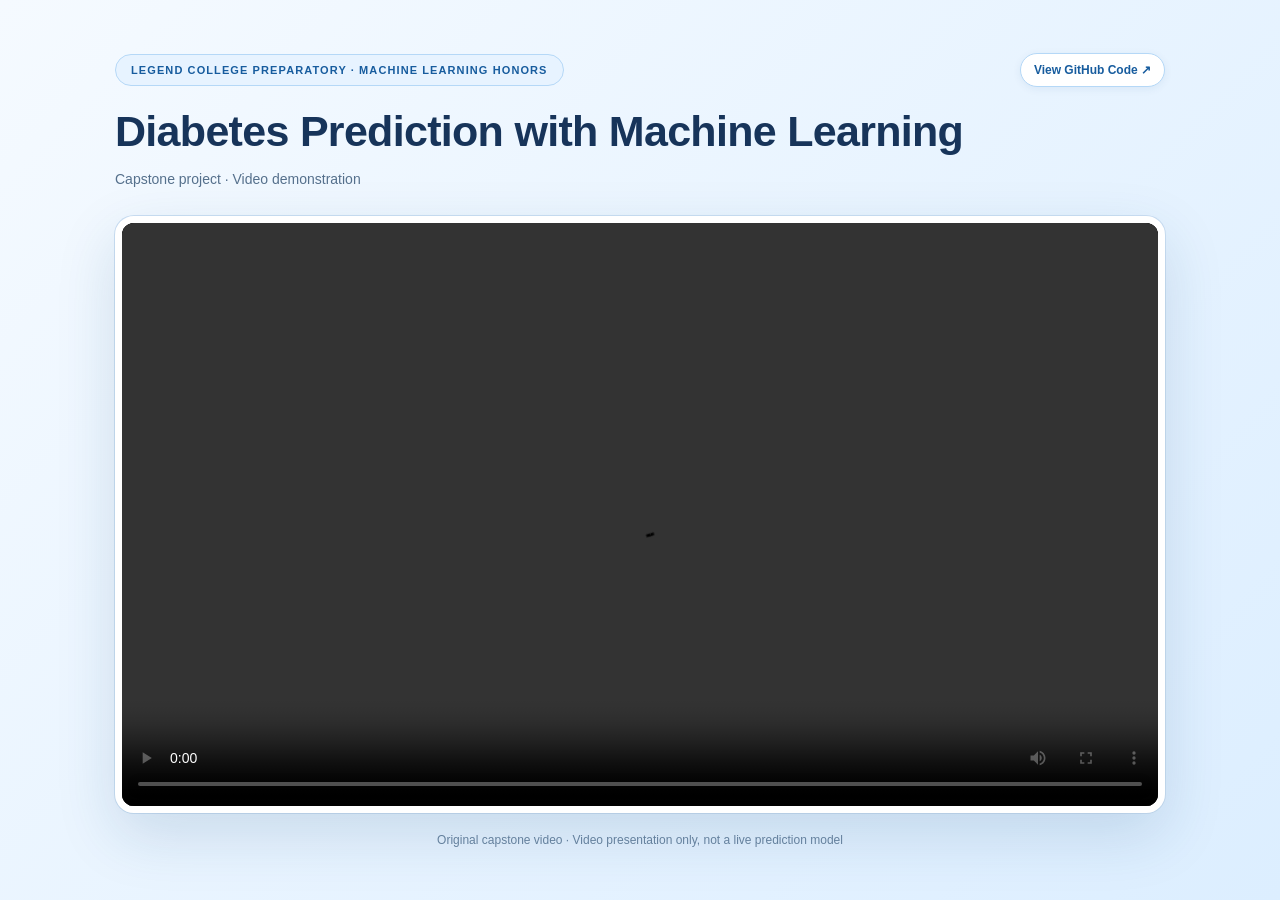
<file: machine-learning-honors/index.html>
<!DOCTYPE html>

<html lang="en">
<head>
<meta charset="utf-8"/>
<meta content="width=device-width, initial-scale=1" name="viewport"/>
<title>Legend College Preparatory | Machine Learning Honors — Diabetes Prediction</title>
<style>
:root{--ink:#17345a;--muted:#55708c;--accent:#2677c9;--accent-light:#e7f3ff;--border:#cbdff3}
*{box-sizing:border-box}
body{margin:0;background:linear-gradient(135deg,#f5faff 0%,#dceeff 100%);color:var(--ink);font-family:Verdana,Geneva,sans-serif;min-height:100vh;display:grid;place-items:center;padding:28px}
.wrap{width:min(1050px,100%)}
.topline{display:flex;align-items:center;justify-content:space-between;gap:12px;flex-wrap:wrap}
.github-link{margin-left:auto;white-space:nowrap;display:inline-flex;align-items:center;gap:6px;padding:9px 13px;border:1px solid #b5d8f7;border-radius:999px;background:#fff;color:#175c9e;text-decoration:none;font-size:12px;font-weight:700;box-shadow:0 2px 8px #174a7b12}
.github-link:hover,.github-link:focus-visible{background:var(--accent-light);border-color:var(--accent);text-decoration:underline}
.eyebrow{display:inline-block;background:var(--accent-light);color:#175c9e;border:1px solid #b5d8f7;border-radius:999px;padding:9px 15px;font-size:11px;font-weight:bold;letter-spacing:1.1px;text-transform:uppercase}
h1{font-size:clamp(25px,3.6vw,43px);margin:19px 0 10px;line-height:1.2;letter-spacing:-.7px}
p{color:var(--muted);font-size:14px;margin:0 0 24px;line-height:1.7}
.player{border:7px solid #fff;border-radius:19px;overflow:hidden;background:#000;box-shadow:0 22px 60px #174a7b26,0 0 0 1px var(--border)}
video{width:100%;display:block;aspect-ratio:16/9;background:#000}
.foot{font-size:12px;color:#64809d;text-align:center;margin-top:20px}
</style>
<meta content="Diabetes Prediction — Review the model-building capstone, notebook and recorded walkthrough. Interactive research portfolio by Aaryan Samanta." name="description"/></head>
<body>
<main class="wrap">
<div class="topline"><div class="eyebrow">Legend College Preparatory · Machine Learning Honors</div><a aria-label="View Machine Learning Honors source code on GitHub" class="github-link" href="https://github.com/aaryansamanta/advanced-ai-curriculum/tree/main/machine_learning_honors" rel="noopener noreferrer" target="_blank">View GitHub Code ↗</a></div>
<h1>Diabetes Prediction with Machine Learning</h1>
<p>Capstone project · Video demonstration</p>
<div class="player"><video aria-label="Diabetes prediction machine learning honors capstone video" controls="" playsinline="" preload="metadata"><source src="Capstone_Project_Diabetes_Prediction_with_Machine_Learning%20720p.mp4" type="video/mp4"/>Your browser does not support HTML5 video playback.</video></div>
<div class="foot">Original capstone video · Video presentation only, not a live prediction model</div>
</main>
</body>
</html>
</file>
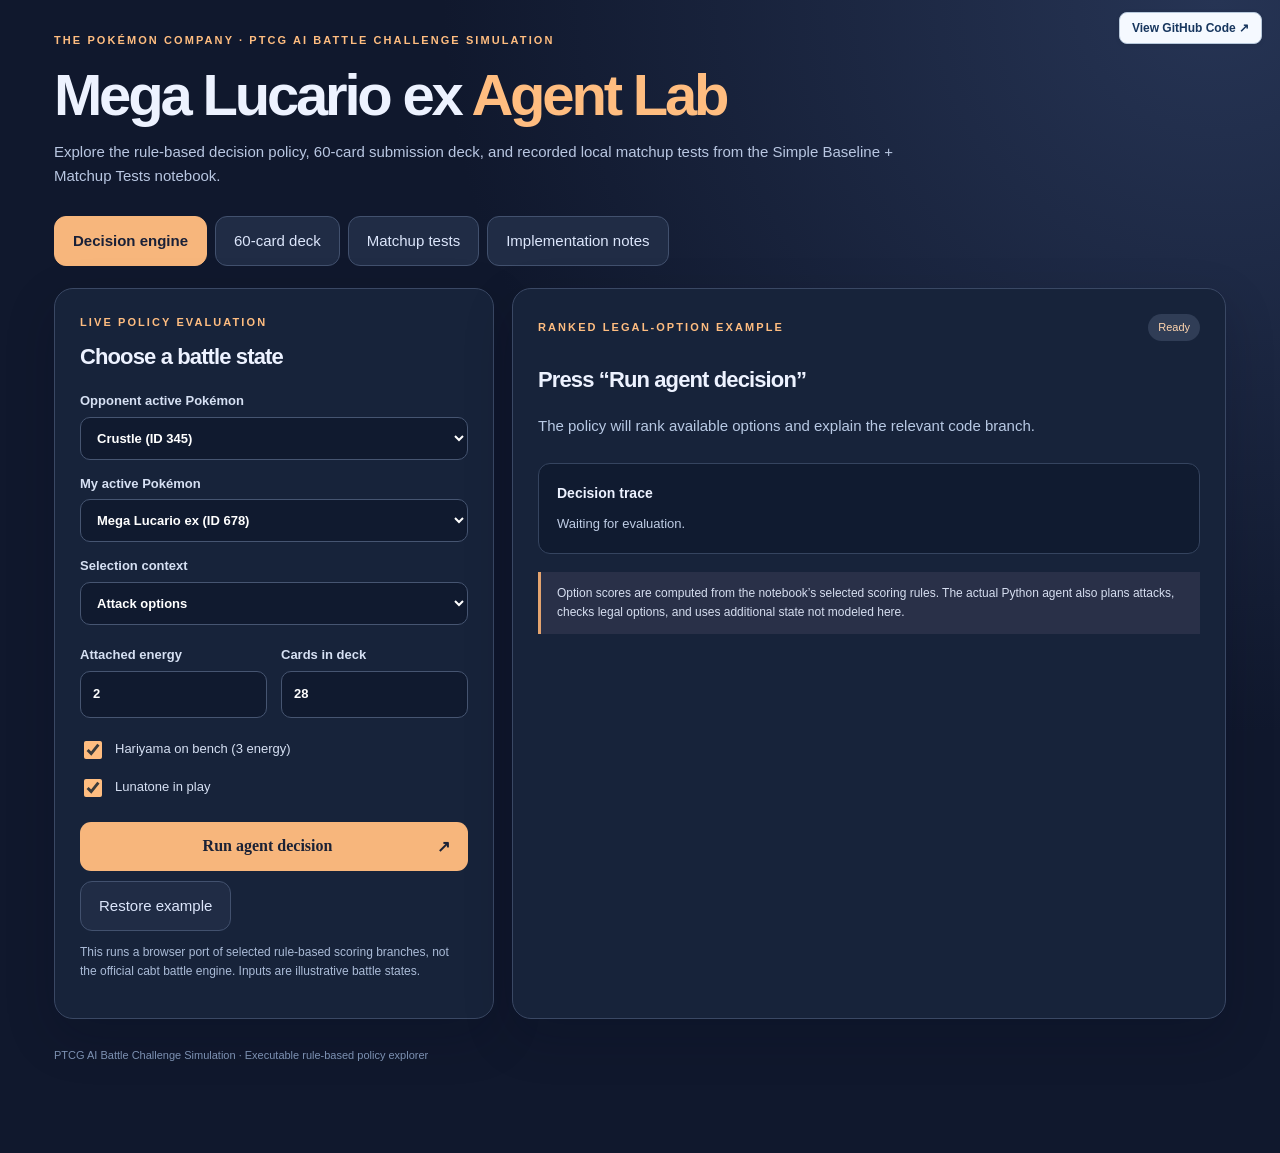
<file: pokemon-tcg-ai-battle/index.html>
<!DOCTYPE html>
<html lang="en"><head><meta charset="utf-8"/><meta content="width=device-width, initial-scale=1" name="viewport"/><meta content="#10182d" name="theme-color"/><title>PTCG AI Battle Challenge · Mega Lucario ex Agent</title><link href="style.css" rel="stylesheet"/><style id="source-link-style">.source-repo-link{position:absolute;top:12px;right:18px;z-index:10;display:inline-flex;align-items:center;padding:8px 12px;border:1px solid #b8c9dc;border-radius:8px;background:#f5f9ff;color:#17365e!important;text-decoration:none!important;font:600 12px Verdana,Arial,sans-serif;box-shadow:0 1px 5px #00000012}.source-repo-link:hover{background:#e6f0ff;border-color:#7a9ac3}@media(max-width:650px){.source-repo-link{top:8px;right:8px;font-size:11px;padding:6px 8px}}</style><meta content="Pokémon TCG AI Agent — Explore the decision-making interface and supporting agent logic. Interactive research portfolio by Aaryan Samanta." name="description"/></head><body><a class="source-repo-link" href="https://github.com/aaryansamanta/usaco-kaggle/tree/main/kaggle/pokemon-tcg-ai" rel="noopener noreferrer" target="_blank">View GitHub Code ↗</a><main class="shell"><div class="eyebrow">THE POKÉMON COMPANY · PTCG AI BATTLE CHALLENGE SIMULATION</div><h1>Mega Lucario ex <em>Agent Lab</em></h1><p class="intro">Explore the rule-based decision policy, 60-card submission deck, and recorded local matchup tests from the Simple Baseline + Matchup Tests notebook.</p><div aria-label="Experiment views" class="tabs" role="tablist"><button class="tab active" data-view="policy">Decision engine</button><button class="tab" data-view="deck">60-card deck</button><button class="tab" data-view="results">Matchup tests</button><button class="tab" data-view="method">Implementation notes</button></div><section class="view" id="policy"><div class="cols"><div class="panel"><div class="kicker">LIVE POLICY EVALUATION</div><h2>Choose a battle state</h2><label>Opponent active Pokémon<select id="opponent"><option value="345">Crustle (ID 345)</option><option value="678">Mega Lucario ex (ID 678)</option><option value="723">Mega Abomasnow ex (ID 723)</option><option value="112">Munkidori (ID 112)</option></select></label><label>My active Pokémon<select id="mine"><option value="678">Mega Lucario ex (ID 678)</option><option value="674">Hariyama (ID 674)</option><option value="676">Solrock (ID 676)</option></select></label><label>Selection context<select id="context"><option value="ATTACK">Attack options</option><option value="TO_ACTIVE">Choose active Pokémon</option><option value="TO_HAND">Search card to hand</option><option value="TRAINER">Play trainer card</option></select></label><div class="twocol"><label>Attached energy<input id="energy" max="8" min="0" type="number" value="2"/></label><label>Cards in deck<input id="deckcount" max="60" min="0" type="number" value="28"/></label></div><label class="check"><input checked="" id="hasHariyama" type="checkbox"/> Hariyama on bench (3 energy)</label><label class="check"><input checked="" id="hasLunatone" type="checkbox"/> Lunatone in play</label><button class="primary" id="run">Run agent decision <span>↗</span></button><button class="secondary" id="reset">Restore example</button><p class="fine">This runs a browser port of selected rule-based scoring branches, not the official cabt battle engine. Inputs are illustrative battle states.</p></div><div class="panel result"><div class="resulttop"><div class="kicker">RANKED LEGAL-OPTION EXAMPLE</div><span class="pill" id="runno">Ready</span></div><h2 id="decision">Press “Run agent decision”</h2><p id="explanation">The policy will rank available options and explain the relevant code branch.</p><div class="bars" id="bars"></div><div class="trace"><h3>Decision trace</h3><div id="trace">Waiting for evaluation.</div></div><div class="notice">Option scores are computed from the notebook’s selected scoring rules. The actual Python agent also plans attacks, checks legal options, and uses additional state not modeled here.</div></div></div></section><section class="view hidden" id="deck"><div class="panel"><div class="kicker">SOURCE: DECK ARRAY IN NOTEBOOK</div><h2>Submission deck · <span id="total">60</span> cards</h2><p class="muted">Exact card IDs and quantities from the supplied DECK list. Search by card name or ID.</p><input aria-label="Search deck" id="filter" placeholder="Search cards or IDs…" type="search"/><div class="deckgrid" id="deckgrid"></div><button class="secondary" id="copydeck">Copy deck.csv contents</button></div></section><section class="view hidden" id="results"><div class="panel"><div class="kicker">LOCAL VALIDATION · NOTEBOOK TABLES</div><h2>Recorded matchup results</h2><p class="muted">These values are supplied in the notebook and are not generated by this webpage. They are not official Kaggle leaderboard metrics.</p><div class="stats"><div><b>47% → 77%</b><small>Crustle matchup, 100 games per run</small></div><div><b>70.92%</b><small>Reported Public21 selected mean for exp14 rows</small></div></div><div id="matchups"></div></div></section><section class="view hidden" id="method"><div class="panel"><div class="kicker">CODE &amp; REPRODUCIBILITY</div><h2>What this browser demo executes</h2><p>The source notebook defines a <strong>rule-based Mega Lucario ex baseline</strong> (<code>exp00014_20260617_202758</code>) using the official competition’s legal-option API. It writes <code>main.py</code> and <code>deck.csv</code> and packages a <code>submission.tar.gz</code> with the official <code>cg</code> SDK.</p><p>This page ports selected, directly inspectable Python scoring rules: the Crustle wall attack guard, active-choice scoring, search-to-hand scores, trainer priorities, and the low-deck cutoff. The browser cannot execute the original <code>cg</code> simulator or reproduce full games without that runtime.</p><p>Notebook specifics: <code>MEGA_BRAVE = 983</code>; <code>LOW_DECK_COUNT = 10</code>; Crustle card ID <code>345</code>; Mega Lucario ex ID <code>678</code>; Hariyama ID <code>674</code>. The baseline explicitly avoids Mega Lucario ex attacks into Crustle and preserves a non-ex Hariyama route.</p><p>The local matchup table is shown as reported, with no invented battle replays or claims of full engine parity.</p></div></section><footer>PTCG AI Battle Challenge Simulation · Executable rule-based policy explorer</footer></main><script src="data.js"></script><script src="app.js"></script></body></html>
</file>
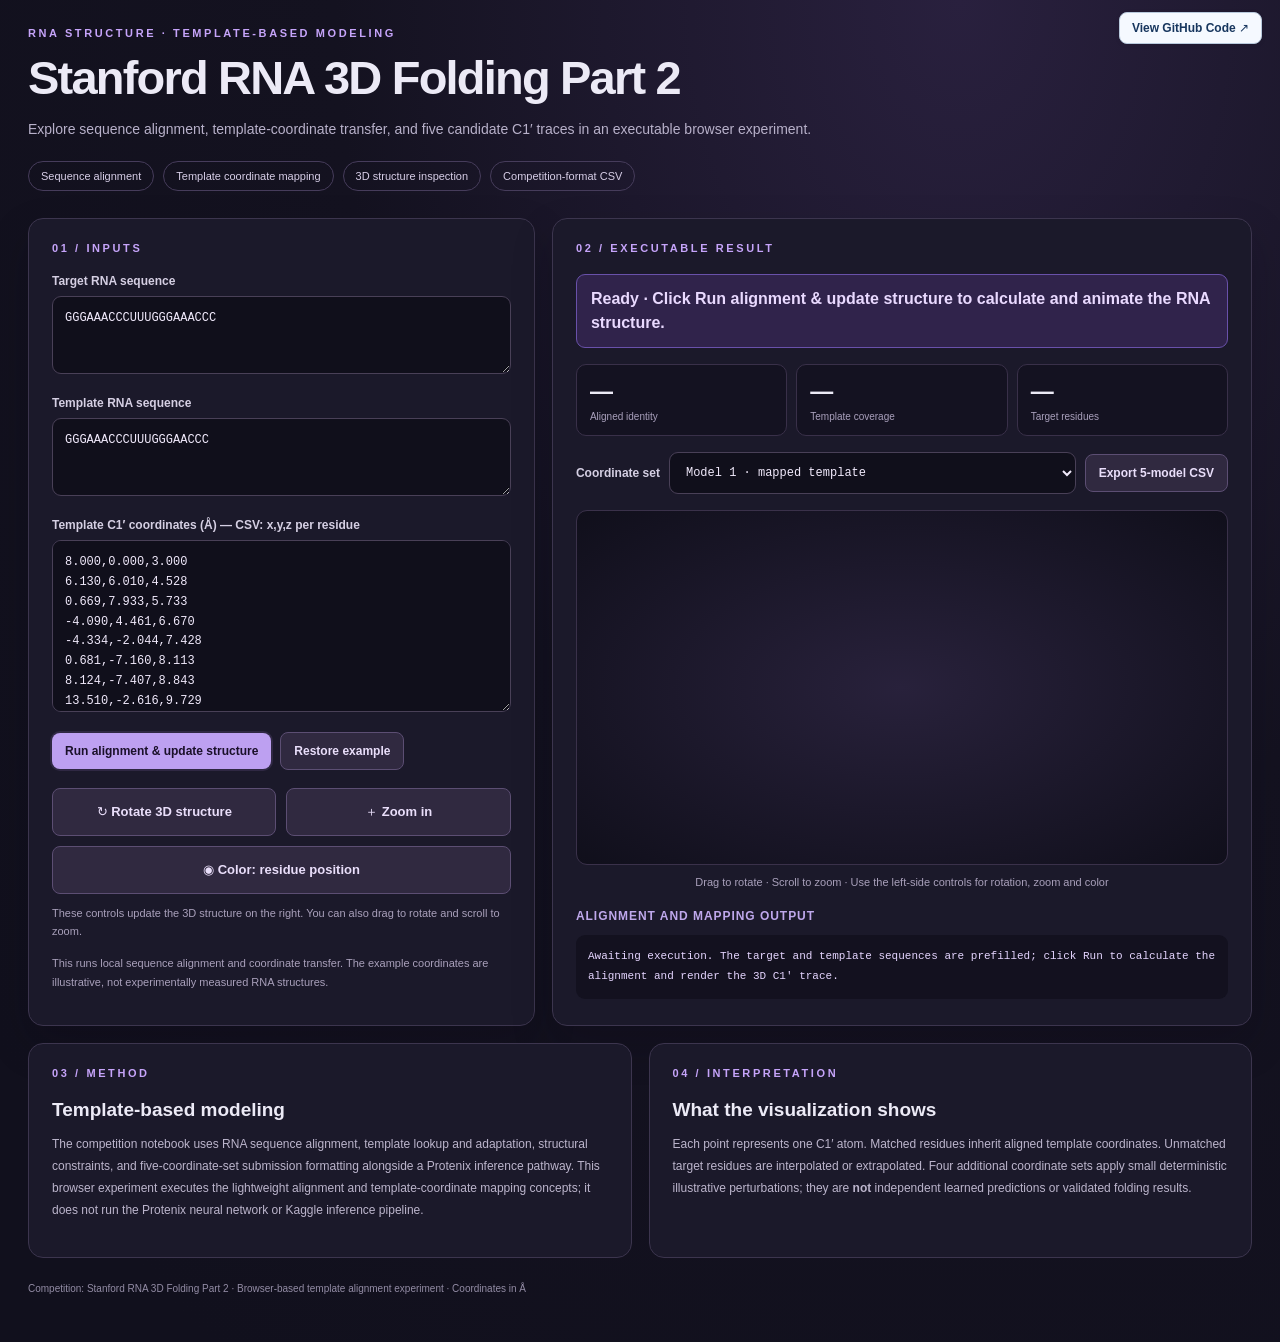
<file: stanford-rna-3d-folding-2/index.html>
<!DOCTYPE html>
<html lang="en"><head><meta charset="utf-8"/><meta content="width=device-width,initial-scale=1" name="viewport"/><meta content="#181729" name="theme-color"/><title>Stanford RNA 3D Folding Part 2 — Template Alignment Explorer</title><link href="styles.css" rel="stylesheet"/><style id="source-link-style">.source-repo-link{position:absolute;top:12px;right:18px;z-index:10;display:inline-flex;align-items:center;padding:8px 12px;border:1px solid #b8c9dc;border-radius:8px;background:#f5f9ff;color:#17365e!important;text-decoration:none!important;font:600 12px Verdana,Arial,sans-serif;box-shadow:0 1px 5px #00000012}.source-repo-link:hover{background:#e6f0ff;border-color:#7a9ac3}@media(max-width:650px){.source-repo-link{top:8px;right:8px;font-size:11px;padding:6px 8px}}</style><meta content="RNA 3D Folding Explorer — Explore the template-alignment ideas behind the competition project. Interactive research portfolio by Aaryan Samanta." name="description"/></head><body><a class="source-repo-link" href="https://github.com/aaryansamanta/usaco-kaggle/tree/main/kaggle/stanford-rna-3d-folding" rel="noopener noreferrer" target="_blank">View GitHub Code ↗</a><main class="wrap"><section class="intro"><div class="eyebrow">RNA STRUCTURE · TEMPLATE-BASED MODELING</div><h1>Stanford RNA 3D Folding Part 2</h1><p>Explore sequence alignment, template-coordinate transfer, and five candidate C1′ traces in an executable browser experiment.</p><div class="meta"><span>Sequence alignment</span><span>Template coordinate mapping</span><span>3D structure inspection</span><span>Competition-format CSV</span></div></section><section class="workspace"><div class="panel controls"><div class="section-label">01 / INPUTS</div><label for="query">Target RNA sequence</label><textarea id="query" spellcheck="false">GGGAAACCCUUUGGGAAACCC</textarea><label for="template">Template RNA sequence</label><textarea id="template" spellcheck="false">GGGAAACCCUUUGGGAACCC</textarea><label for="coords">Template C1′ coordinates (Å) — CSV: x,y,z per residue</label><textarea class="coords" id="coords" spellcheck="false"></textarea><div class="actions"><button id="run">Run alignment &amp; update structure</button><button class="secondary" id="example">Restore example</button></div><div aria-label="3D structure controls" class="visual-actions"><button class="secondary view-action" id="rotate-btn" type="button">↻ Rotate 3D structure</button><button class="secondary view-action" id="zoom-btn" type="button">＋ Zoom in</button><button class="secondary view-action" id="color-btn" type="button">◉ Color: residue position</button></div><p class="small view-help">These controls update the 3D structure on the right. You can also drag to rotate and scroll to zoom.</p><p class="small">This runs local sequence alignment and coordinate transfer. The example coordinates are illustrative, not experimentally measured RNA structures.</p></div><div class="panel results"><div class="section-label">02 / EXECUTABLE RESULT</div><div aria-live="polite" class="run-status" id="run-status" role="status">Ready to run</div><div class="stats"><div><b id="identity">—</b><small>Aligned identity</small></div><div><b id="coverage">—</b><small>Template coverage</small></div><div><b id="residues">—</b><small>Target residues</small></div></div><div class="toolbar"><label for="model">Coordinate set</label><select id="model"><option value="0">Model 1 · mapped template</option><option value="1">Model 2 · perturbation</option><option value="2">Model 3 · perturbation</option><option value="3">Model 4 · perturbation</option><option value="4">Model 5 · perturbation</option></select><button class="secondary" id="download">Export 5-model CSV</button></div><canvas aria-label="Interactive projected three-dimensional RNA C1 prime trace" id="view"></canvas><div class="hint">Drag to rotate · Scroll to zoom · Use the left-side controls for rotation, zoom and color</div><div class="alignment-heading">Alignment and mapping output</div><div aria-live="polite" class="alignment" id="alignment"></div></div></section><section class="details"><article><div class="section-label">03 / METHOD</div><h2>Template-based modeling</h2><p>The competition notebook uses RNA sequence alignment, template lookup and adaptation, structural constraints, and five-coordinate-set submission formatting alongside a Protenix inference pathway. This browser experiment executes the lightweight alignment and template-coordinate mapping concepts; it does not run the Protenix neural network or Kaggle inference pipeline.</p></article><article><div class="section-label">04 / INTERPRETATION</div><h2>What the visualization shows</h2><p>Each point represents one C1′ atom. Matched residues inherit aligned template coordinates. Unmatched target residues are interpolated or extrapolated. Four additional coordinate sets apply small deterministic illustrative perturbations; they are <strong>not</strong> independent learned predictions or validated folding results.</p></article></section><footer>Competition: Stanford RNA 3D Folding Part 2 · Browser-based template alignment experiment · Coordinates in Å</footer></main><script src="script.js"></script></body></html>
</file>
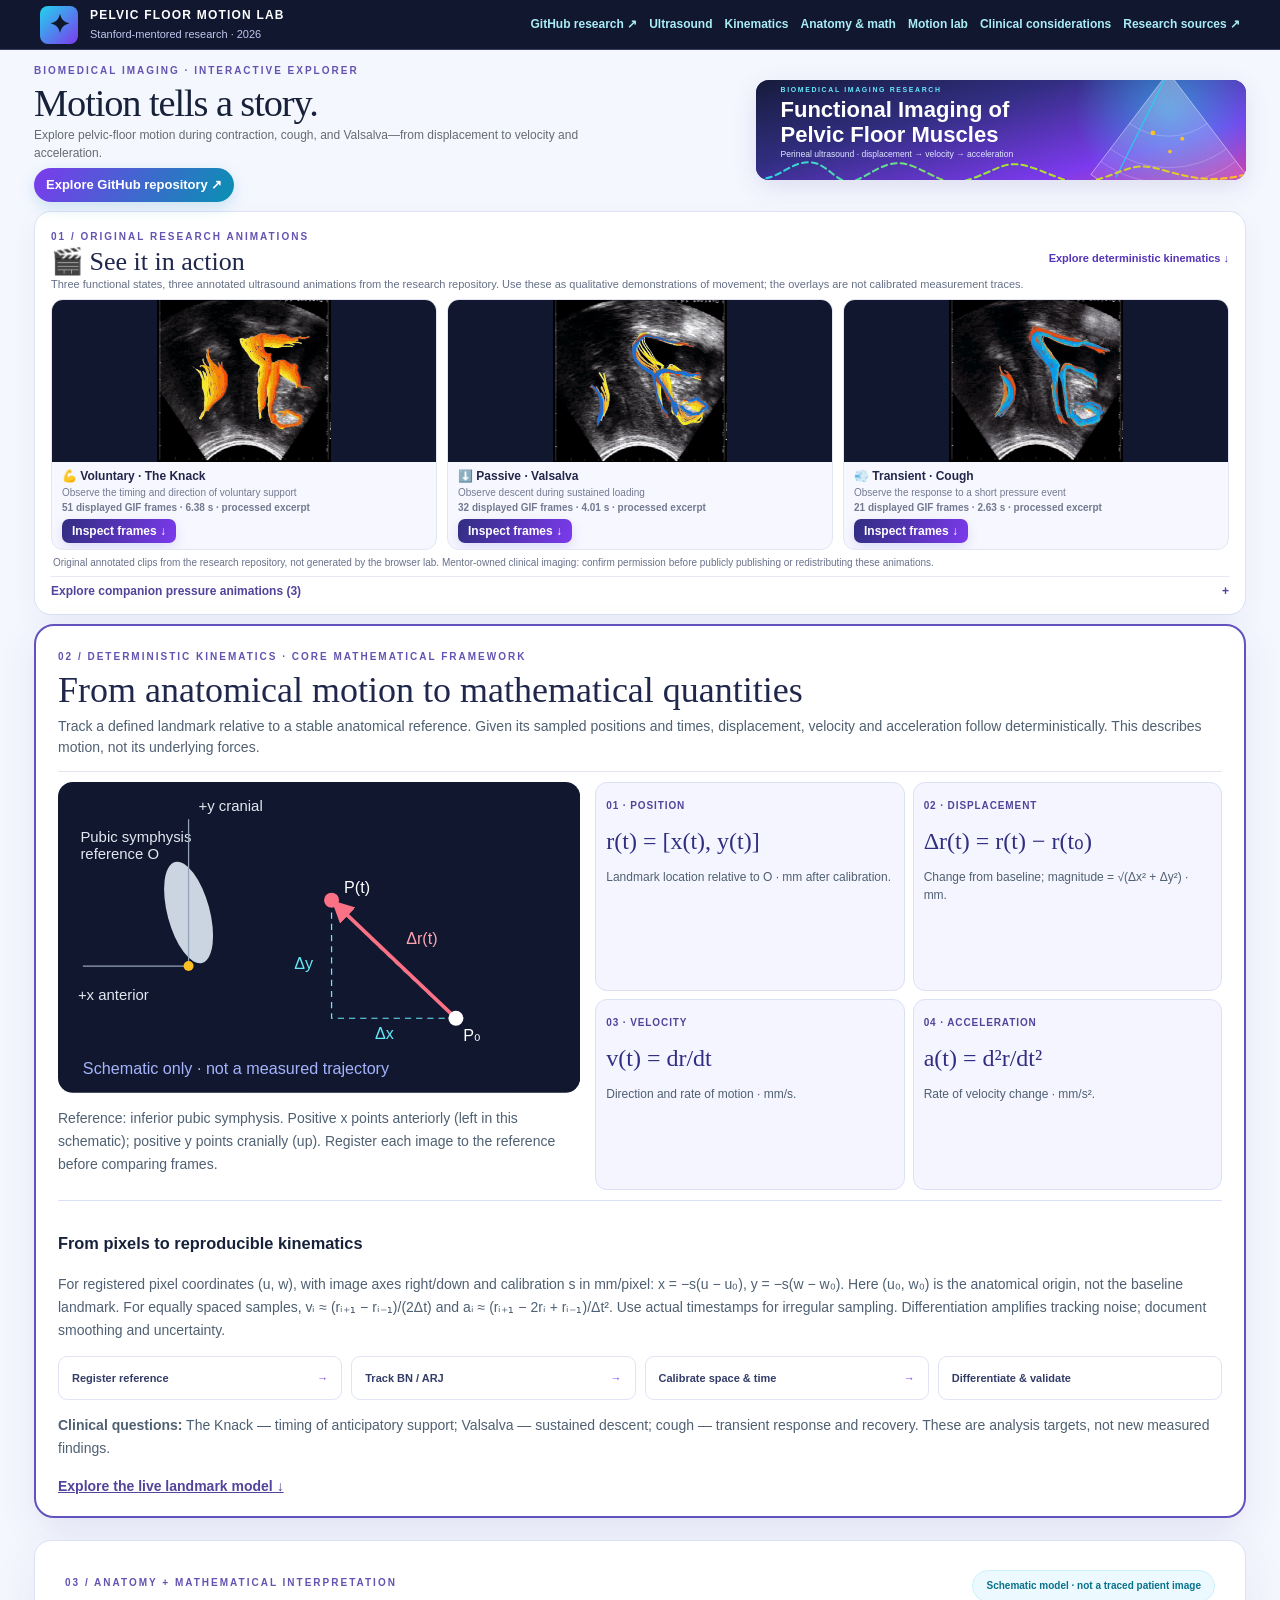
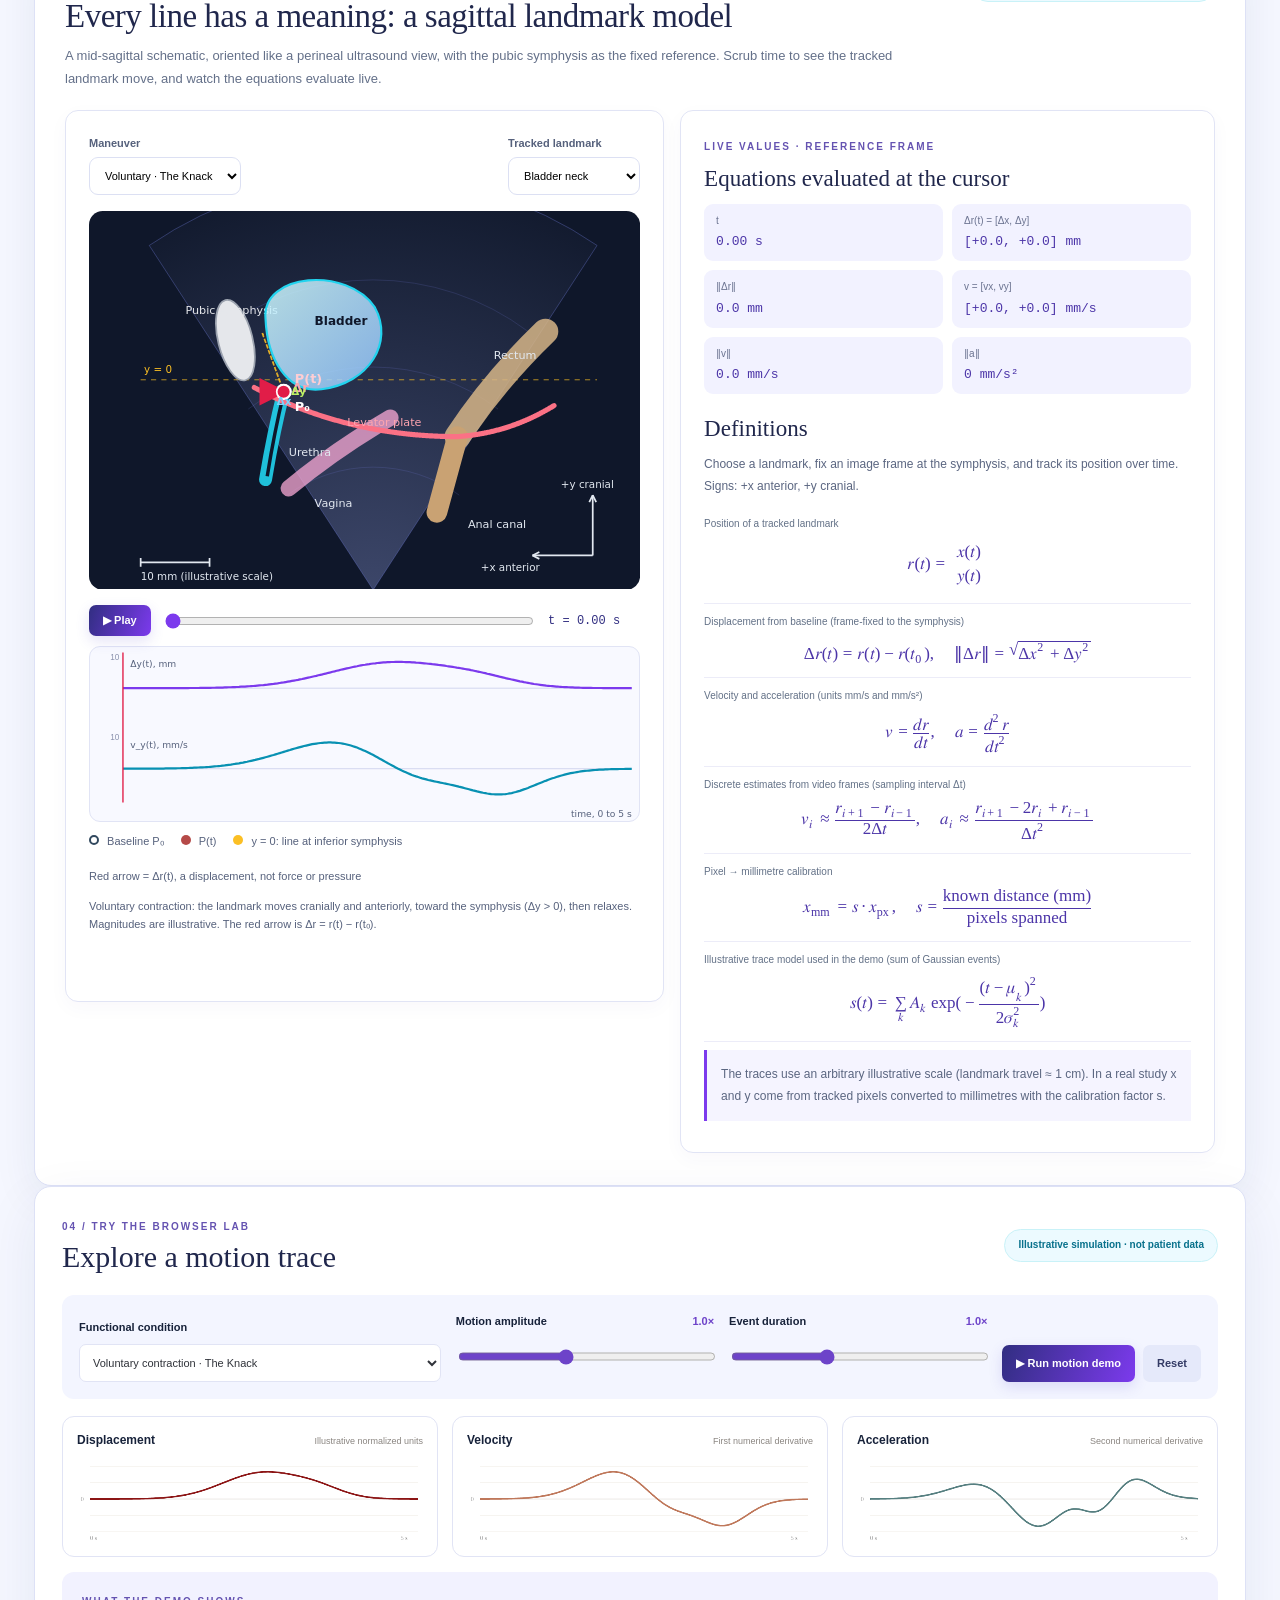
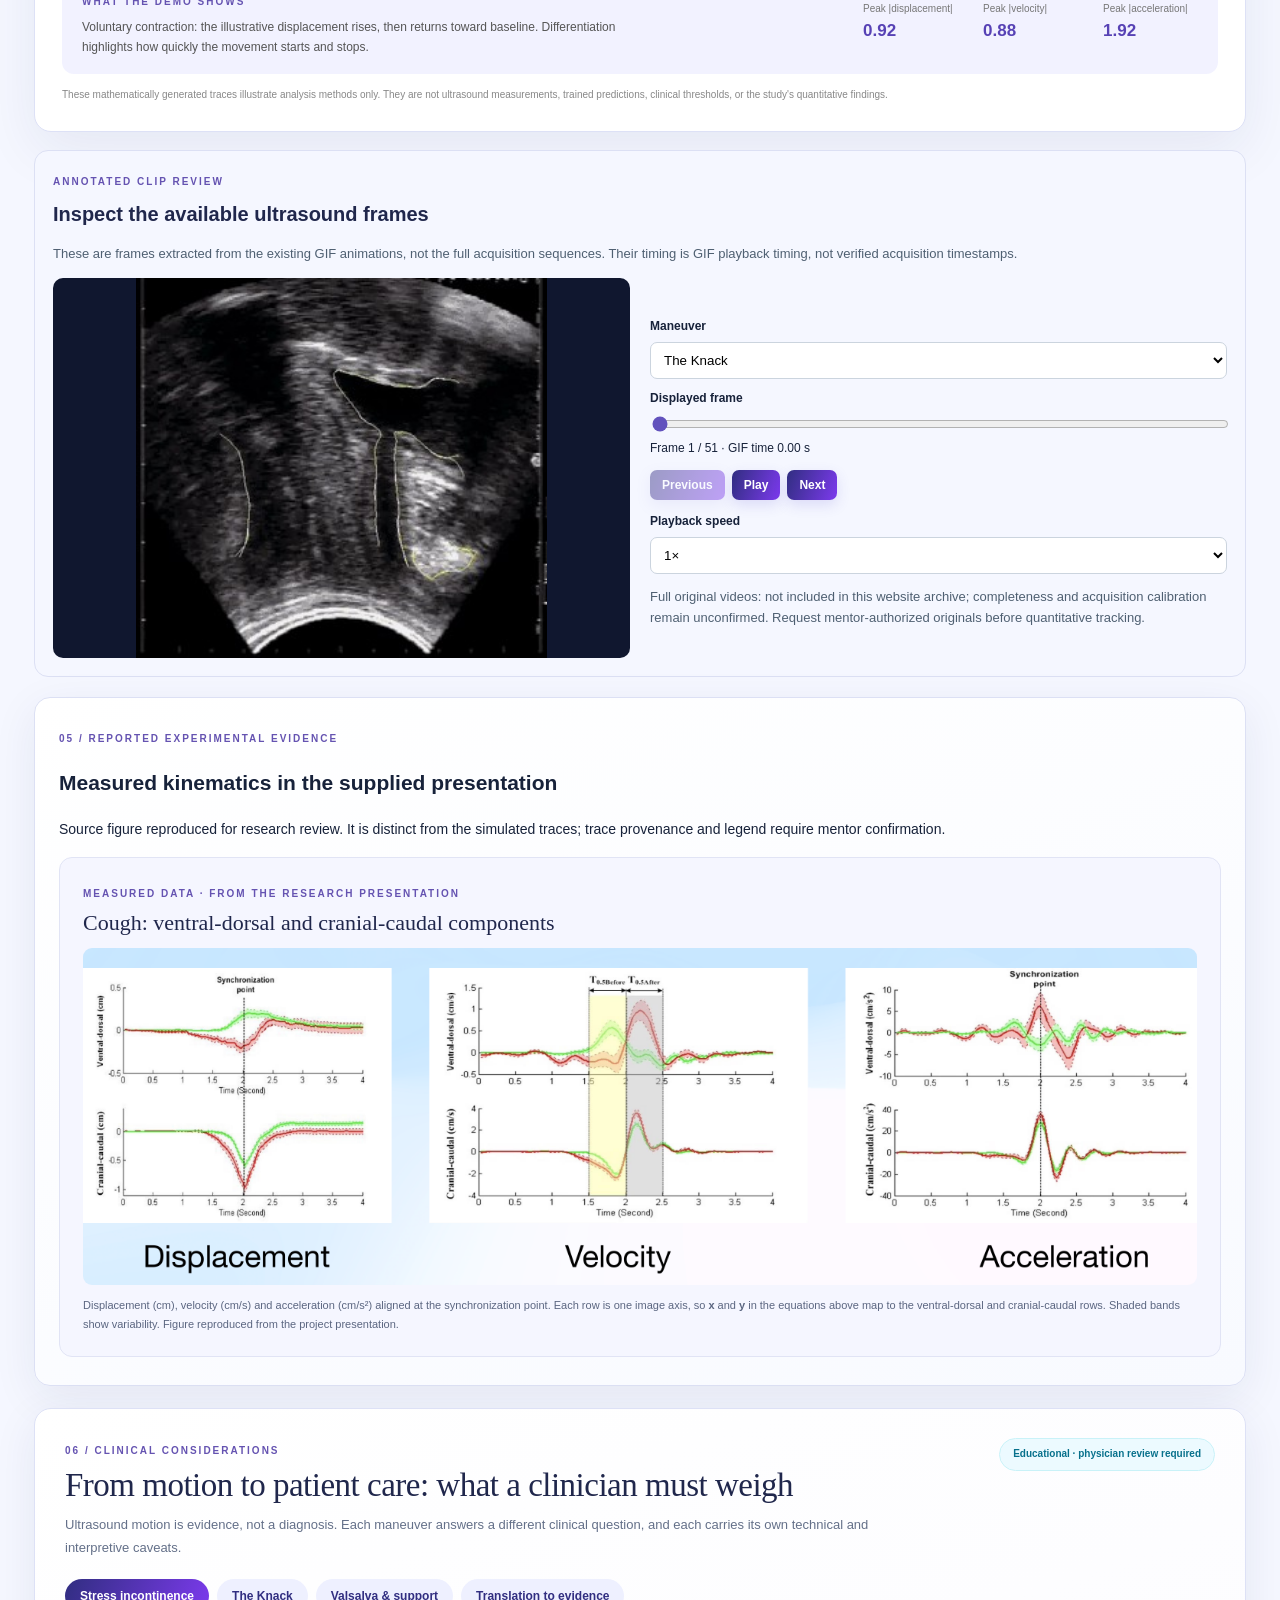
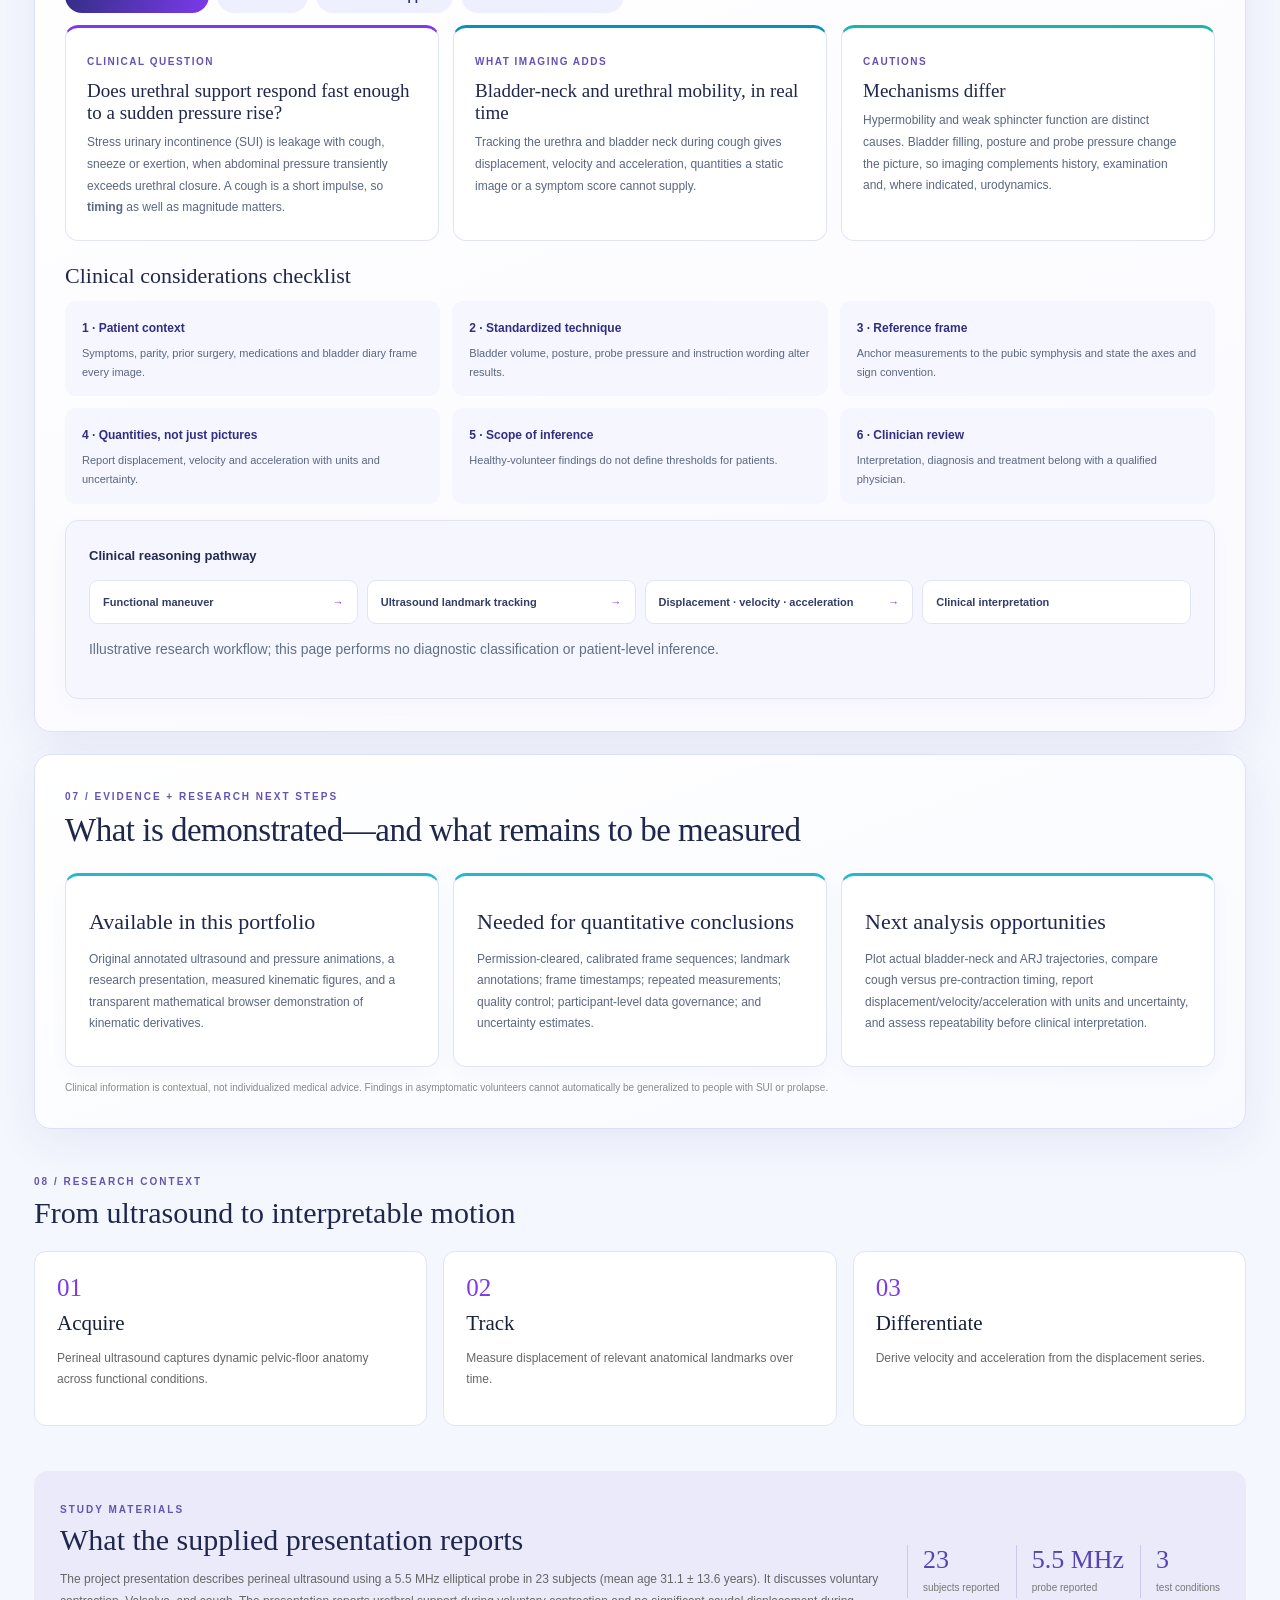
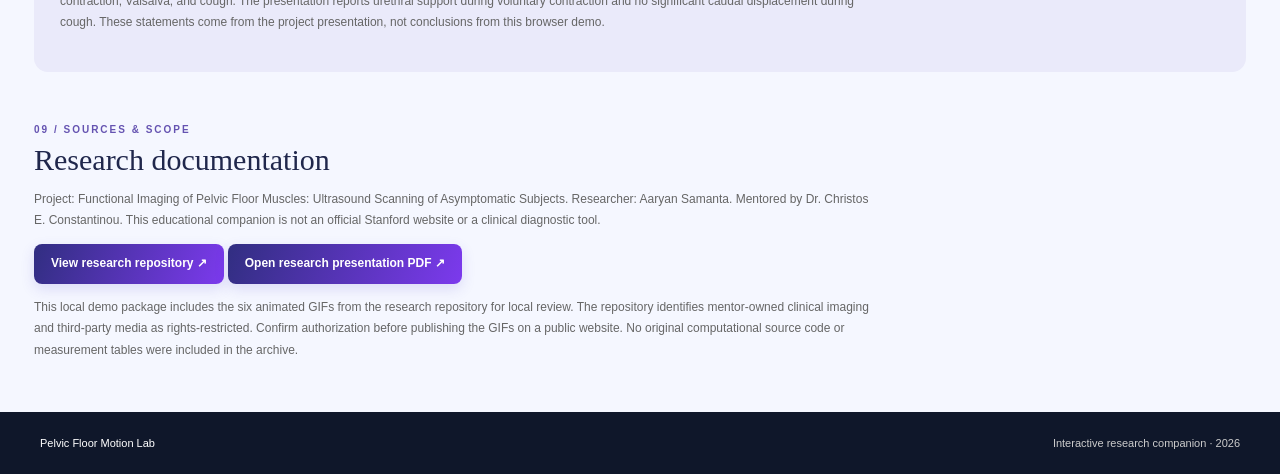
<file: stanford-urology/index.html>
<!DOCTYPE html>

<html lang="en"><head><meta charset="utf-8"/><meta content="width=device-width, initial-scale=1" name="viewport"/><title>Pelvic Floor Motion Lab | Stanford-Mentored Research</title><link href="style.css" rel="stylesheet"/><meta content="Pelvic Floor Motion Lab — Interact with the kinematic ideas behind the research visualization. Interactive research portfolio by Aaryan Samanta." name="description"/></head><body>
<header class="top"><div class="brand"><span class="mark">✦</span><div><b>PELVIC FLOOR MOTION LAB</b><small>Stanford-mentored research · 2026</small></div></div><div class="toplinks"><a href="https://github.com/aaryansamanta/ai-research-publications/tree/main/stanford-urology-2026" rel="noopener noreferrer" target="_blank">GitHub research ↗</a><a href="#action">Ultrasound</a><a href="#kinematics">Kinematics</a><a href="#mechanics">Anatomy &amp; math</a><a href="#lab">Motion lab</a><a href="#clinical">Clinical considerations</a><a href="#sources">Research sources ↗</a></div></header>
<main><section class="intro"><div class="introtext"><span class="eyebrow">BIOMEDICAL IMAGING · INTERACTIVE EXPLORER</span><h1>Motion tells a story.</h1><p>Explore pelvic-floor motion during contraction, cough, and Valsalva—from displacement to velocity and acceleration.</p><a class="repo-cta" href="https://github.com/aaryansamanta/ai-research-publications/tree/main/stanford-urology-2026" rel="noopener noreferrer" target="_blank">Explore GitHub repository ↗</a></div><div aria-label="Animated ultrasound fan and waveform from the research repository" class="heroart"><img alt="Animated ultrasound fan and moving waveform, a stylized research graphic" src="assets/banner.svg"/></div></section>
<section aria-labelledby="action-heading" class="action-gallery" id="action">
<div class="gallery-heading"><div><span class="eyebrow">01 / ORIGINAL RESEARCH ANIMATIONS</span><h2 id="action-heading">🎬 See it in action</h2><p>Three functional states, three annotated ultrasound animations from the research repository. Use these as qualitative demonstrations of movement; the overlays are not calibrated measurement traces.</p></div><a class="gallery-jump" href="#kinematics">Explore deterministic kinematics ↓</a></div>
<div class="gif-grid">
<figure class="gif-card" data-review="knack"><div class="gif-frame"><img alt="Annotated pelvic-floor ultrasound animation during voluntary contraction, The Knack" loading="eager" src="assets/gifs/ultrasound-knack.gif"/></div><figcaption><strong>💪 Voluntary · The Knack</strong><span>Observe the timing and direction of voluntary support</span><span class="clip-status">51 displayed GIF frames · 6.38 s · processed excerpt</span><button class="review-open" data-clip="knack" type="button">Inspect frames ↓</button></figcaption></figure>
<figure class="gif-card" data-review="valsalva"><div class="gif-frame"><img alt="Annotated pelvic-floor ultrasound animation during Valsalva" loading="eager" src="assets/gifs/ultrasound-valsalva.gif"/></div><figcaption><strong>⬇️ Passive · Valsalva</strong><span>Observe descent during sustained loading</span><span class="clip-status">32 displayed GIF frames · 4.01 s · processed excerpt</span><button class="review-open" data-clip="valsalva" type="button">Inspect frames ↓</button></figcaption></figure>
<figure class="gif-card" data-review="cough"><div class="gif-frame"><img alt="Annotated pelvic-floor ultrasound animation during cough" loading="eager" src="assets/gifs/ultrasound-cough.gif"/></div><figcaption><strong>💨 Transient · Cough</strong><span>Observe the response to a short pressure event</span><span class="clip-status">21 displayed GIF frames · 2.63 s · processed excerpt</span><button class="review-open" data-clip="cough" type="button">Inspect frames ↓</button></figcaption></figure>
</div>
<p class="gallery-caution">Original annotated clips from the research repository, not generated by the browser lab. Mentor-owned clinical imaging: confirm permission before publicly publishing or redistributing these animations.</p>
<details class="pressure-more"><summary>Explore companion pressure animations (3) <span>+</span></summary><div class="pressure-grid"><figure><img alt="Cough pressure visualization for healthy subjects" loading="lazy" src="assets/gifs/pressure-healthy-cough.gif"/><figcaption>Healthy subjects · cough</figcaption></figure><figure><img alt="Cough pressure visualization for subjects with stress urinary incontinence" loading="lazy" src="assets/gifs/pressure-SUI-cough.gif"/><figcaption>SUI patients · cough</figcaption></figure><figure><img alt="3D pressure visualization comparing normal and SUI groups" loading="lazy" src="assets/gifs/pressure-3d-normal-vs-SUI.gif"/><figcaption>3D pressure comparison</figcaption></figure></div></details>
</section>
<section aria-labelledby="kin-title" class="kin-feature" id="kinematics"><div class="kin-head"><span class="eyebrow">02 / DETERMINISTIC KINEMATICS · CORE MATHEMATICAL FRAMEWORK</span><h2 id="kin-title">From anatomical motion to mathematical quantities</h2><p>Track a defined landmark relative to a stable anatomical reference. Given its sampled positions and times, displacement, velocity and acceleration follow deterministically. This describes motion, not its underlying forces.</p></div><div class="kin-body"><div class="kin-visual"><svg aria-label="Illustrative coordinate system with anterior axis pointing left, cranial axis up, baseline and current landmark, and displacement components" role="img" viewbox="0 0 420 250"><defs><marker id="ka" markerheight="7" markerwidth="7" orient="auto" refx="6" refy="3"><path d="M0 0L6 3L0 6Z" fill="#fb7185"></path></marker></defs><rect fill="#10172f" height="250" rx="12" width="420"></rect><ellipse cx="105" cy="105" fill="#cbd5e1" rx="17" ry="42" transform="rotate(-15 105 105)"></ellipse><g fill="#e2e8f0" font-size="12"><text x="18" y="48">Pubic symphysis</text><text x="18" y="62">reference O</text><text x="16" y="175">+x anterior</text><text x="113" y="23">+y cranial</text></g><path d="M105 148V30M105 148H20" fill="none" stroke="#94a3b8"></path><circle cx="105" cy="148" fill="#fbbf24" r="4"></circle><path d="M320 190Q280 155 220 95" fill="none" stroke="#94a3b8" stroke-dasharray="4 5"></path><path d="M320 190H220V95" fill="none" stroke="#67e8f9" stroke-dasharray="5 4"></path><path d="M320 190L220 95" marker-end="url(#ka)" stroke="#fb7185" stroke-width="3"></path><circle cx="320" cy="190" fill="white" r="6"></circle><circle cx="220" cy="95" fill="#fb7185" r="6"></circle><g fill="white" font-size="13"><text x="326" y="208">P₀</text><text x="230" y="89">P(t)</text><text fill="#fda4af" x="280" y="130">Δr(t)</text><text fill="#67e8f9" x="255" y="207">Δx</text><text fill="#67e8f9" x="190" y="150">Δy</text><text fill="#a5b4fc" x="20" y="235">Schematic only · not a measured trajectory</text></g></svg><p>Reference: inferior pubic symphysis. Positive x points anteriorly (left in this schematic); positive y points cranially (up). Register each image to the reference before comparing frames.</p></div><div class="kin-equations"><article><small>01 · POSITION</small><div class="formula">r(t) = [x(t), y(t)]</div><p>Landmark location relative to O · mm after calibration.</p></article><article><small>02 · DISPLACEMENT</small><div class="formula">Δr(t) = r(t) − r(t₀)</div><p>Change from baseline; magnitude = √(Δx² + Δy²) · mm.</p></article><article><small>03 · VELOCITY</small><div class="formula">v(t) = dr/dt</div><p>Direction and rate of motion · mm/s.</p></article><article><small>04 · ACCELERATION</small><div class="formula">a(t) = d²r/dt²</div><p>Rate of velocity change · mm/s².</p></article></div></div><div class="kin-method"><h3>From pixels to reproducible kinematics</h3><p>For registered pixel coordinates (u, w), with image axes right/down and calibration s in mm/pixel: x = −s(u − u₀), y = −s(w − w₀). Here (u₀, w₀) is the anatomical origin, not the baseline landmark. For equally spaced samples, vᵢ ≈ (rᵢ₊₁ − rᵢ₋₁)/(2Δt) and aᵢ ≈ (rᵢ₊₁ − 2rᵢ + rᵢ₋₁)/Δt². Use actual timestamps for irregular sampling. Differentiation amplifies tracking noise; document smoothing and uncertainty.</p><div class="pathsteps"><span>Register reference</span><span>Track BN / ARJ</span><span>Calibrate space &amp; time</span><span>Differentiate &amp; validate</span></div><p><strong>Clinical questions:</strong> The Knack — timing of anticipatory support; Valsalva — sustained descent; cough — transient response and recovery. These are analysis targets, not new measured findings.</p><a class="kin-link" href="#mechanics">Explore the live landmark model ↓</a></div></section><section aria-labelledby="mechanics-title" class="mechanics" id="mechanics"><div class="sectiontop"><div><span class="eyebrow">03 / ANATOMY + MATHEMATICAL INTERPRETATION</span><h2 id="mechanics-title">Every line has a meaning: a sagittal landmark model</h2><p class="sectionlead">A mid-sagittal schematic, oriented like a perineal ultrasound view, with the pubic symphysis as the fixed reference. Scrub time to see the tracked landmark move, and watch the equations evaluate live.</p></div><span class="chip">Schematic model · not a traced patient image</span></div>
<div class="mechanics-layout"><div class="anatomy-panel"><div class="diagram-controls"><div><label for="d-mode">Maneuver</label><select id="d-mode"><option value="knack">Voluntary · The Knack</option><option value="cough">Cough · transient</option><option value="valsalva">Valsalva · passive</option></select></div><div><label for="d-lm">Tracked landmark</label><select id="d-lm"><option value="bn">Bladder neck</option><option value="arj">Anorectal junction</option></select></div></div>
<svg aria-labelledby="anat-title anat-desc" id="anatomy" role="img" viewbox="0 0 640 440"><title id="anat-title">Sagittal pelvic-floor landmark model with displacement vector</title><desc id="anat-desc">Schematic with pubic symphysis, bladder, urethra, vagina, anorectum and levator plate. A tracked landmark moves from baseline P0 to P(t) with a displacement vector and trajectory trail. Not a patient measurement.</desc>
<defs><marker id="ah" markerheight="9" markerwidth="9" orient="auto" refx="7" refy="4"><path d="M0 0L8 4L0 8Z" fill="#e11d48"></path></marker><radialgradient cx=".5" cy="1" id="fanG" r="1"><stop offset="0" stop-color="#a5b4fc" stop-opacity=".30"></stop><stop offset="1" stop-color="#a5b4fc" stop-opacity=".02"></stop></radialgradient><lineargradient id="blad" x1="0" x2="1" y1="0" y2="1"><stop offset="0" stop-color="#cffafe"></stop><stop offset="1" stop-color="#93c5fd"></stop></lineargradient></defs>
<rect fill="#0f172a" height="440" rx="16" width="640"></rect><path d="M330 440L70 40A460 460 0 0 1 590 40Z" fill="url(#fanG)" stroke="#818cf8" stroke-opacity=".35"></path>
<g fill="none" stroke="#818cf8" stroke-opacity=".18"><path d="M150 140A300 300 0 0 1 510 140M185 230A240 240 0 0 1 475 230M230 330A170 170 0 0 1 430 330"></path></g>
<line opacity=".8" stroke="#fbbf24" stroke-dasharray="6 6" x1="60" x2="590" y1="196" y2="196"></line><text fill="#fbbf24" font-family="system-ui" font-size="12" x="64" y="188">y = 0</text>
<ellipse cx="170" cy="150" fill="#e5e7eb" rx="20" ry="48" stroke="#9ca3af" stroke-width="2" transform="rotate(-14 170 150)"></ellipse><text fill="#e5e7eb" font-family="system-ui" font-size="13" x="112" y="120">Pubic symphysis</text>
<path d="M205 125C200 72 300 64 332 112C354 152 326 200 270 207C230 212 207 172 205 125Z" fill="url(#blad)" fill-opacity=".85" stroke="#22d3ee" stroke-width="2.5"></path><text fill="#0f172a" font-family="system-ui" font-size="14" font-weight="700" x="262" y="132">Bladder</text>
<path d="M226 210Q214 258 205 312" fill="none" opacity=".9" stroke="#22d3ee" stroke-linecap="round" stroke-width="15"></path><path d="M226 212Q215 258 207 308" fill="none" stroke="#0f172a" stroke-width="4"></path>
<path d="M232 322Q285 278 350 240" fill="none" opacity=".75" stroke="#f9a8d4" stroke-linecap="round" stroke-width="19"></path>
<path d="M428 262Q470 198 530 140" fill="none" opacity=".85" stroke="#d6b588" stroke-linecap="round" stroke-width="30"></path><path d="M428 262L404 350" fill="none" stroke="#c9a273" stroke-linecap="round" stroke-width="24"></path>
<path d="M192 205Q300 262 428 262Q488 258 540 226" fill="none" stroke="#fb7185" stroke-dasharray="1 0" stroke-linecap="round" stroke-width="6"></path>
<g fill="#e2e8f0" font-family="system-ui" font-size="13"><text x="232" y="285">Urethra</text><text x="262" y="344">Vagina</text><text x="440" y="368">Anal canal</text><text x="470" y="172">Rectum</text><text fill="#fda4af" x="300" y="250">Levator plate</text></g>
<path d="" fill="none" id="trail" opacity=".9" stroke="#fbbf24" stroke-dasharray="3 4" stroke-width="2"></path>
<circle fill="none" id="p0" r="8" stroke="#fff" stroke-width="3"></circle><path d="" id="vec" marker-end="url(#ah)" stroke="#e11d48" stroke-width="4"></path><path d="" id="cmpx" stroke="#38bdf8" stroke-dasharray="4 4" stroke-width="2"></path><path d="" id="cmpy" stroke="#a3e635" stroke-dasharray="4 4" stroke-width="2"></path><circle fill="#e11d48" id="pt" r="8" stroke="#fff" stroke-width="2"></circle>
<g font-family="system-ui" font-size="15" font-weight="700"><text fill="#fff" id="l0">P₀</text><text fill="#fecdd3" id="lt">P(t)</text><text fill="#fda4af" id="lv">Δr</text><text fill="#7dd3fc" font-size="12" id="lx">Δx</text><text fill="#bef264" font-size="12" id="ly">Δy</text></g>
<g fill="none" stroke="#e2e8f0" stroke-width="2"><path d="M585 400V330M585 400H515"></path><path d="M585 330l-4 8m4-8 4 8M515 400l8-4m-8 4 8 4"></path></g><g fill="#e2e8f0" font-family="system-ui" font-size="12"><text x="548" y="322">+y cranial</text><text x="455" y="418">+x anterior</text></g>
<path d="M60 408h80M60 403v10M140 403v10" stroke="#e2e8f0" stroke-width="2"></path><text fill="#e2e8f0" font-family="system-ui" font-size="12" x="60" y="428">10 mm (illustrative scale)</text></svg>
<div class="scrub"><button id="dplay" type="button">▶ Play</button><input aria-label="Time" id="dt" max="250" min="0" type="range" value="0"/><output id="dtout">t = 0.00 s</output></div>
<svg aria-label="Displacement along y and velocity along y versus time" id="strip" role="img" viewbox="0 0 600 190"></svg>
<div class="diagram-legend"><span><i class="dot base"></i> Baseline P₀</span><span><i class="dot event"></i> P(t)</span><span><i class="dot" style="background:#fbbf24"></i> y = 0: line at inferior symphysis</span><span>Red arrow = Δr(t), a displacement, not force or pressure</span></div><p aria-live="polite" class="diagram-caption" id="diagram-caption"></p></div>
<div class="math-panel"><span class="eyebrow">LIVE VALUES · REFERENCE FRAME</span><h3>Equations evaluated at the cursor</h3><div class="readout" id="dread"></div>
<h3 style="margin-top:22px">Definitions</h3><p>Choose a landmark, fix an image frame at the symphysis, and track its position over time. Signs: +x anterior, +y cranial.</p><div class="equation"><span>Position of a tracked landmark</span><math display="block"><mi mathvariant="bold">r</mi><mo>(</mo><mi>t</mi><mo>)</mo><mo>=</mo><mfenced close="]" open="["><mtable><mtr><mtd><mi>x</mi><mo>(</mo><mi>t</mi><mo>)</mo></mtd></mtr><mtr><mtd><mi>y</mi><mo>(</mo><mi>t</mi><mo>)</mo></mtd></mtr></mtable></mfenced></math></div><div class="equation"><span>Displacement from baseline (frame-fixed to the symphysis)</span><math display="block"><mi mathvariant="normal">Δ</mi><mi mathvariant="bold">r</mi><mo>(</mo><mi>t</mi><mo>)</mo><mo>=</mo><mi mathvariant="bold">r</mi><mo>(</mo><mi>t</mi><mo>)</mo><mo>−</mo><mi mathvariant="bold">r</mi><mo>(</mo><msub><mi>t</mi><mn>0</mn></msub><mo>)</mo><mo>,</mo><mspace width="1em"></mspace><mo>‖</mo><mi mathvariant="normal">Δ</mi><mi mathvariant="bold">r</mi><mo>‖</mo><mo>=</mo><msqrt><mi mathvariant="normal">Δ</mi><msup><mi>x</mi><mn>2</mn></msup><mo>+</mo><mi mathvariant="normal">Δ</mi><msup><mi>y</mi><mn>2</mn></msup></msqrt></math></div><div class="equation"><span>Velocity and acceleration (units mm/s and mm/s²)</span><math display="block"><mi mathvariant="bold">v</mi><mo>=</mo><mfrac><mrow><mi>d</mi><mi mathvariant="bold">r</mi></mrow><mrow><mi>d</mi><mi>t</mi></mrow></mfrac><mo>,</mo><mspace width="1em"></mspace><mi mathvariant="bold">a</mi><mo>=</mo><mfrac><mrow><msup><mi>d</mi><mn>2</mn></msup><mi mathvariant="bold">r</mi></mrow><mrow><mi>d</mi><msup><mi>t</mi><mn>2</mn></msup></mrow></mfrac></math></div><div class="equation"><span>Discrete estimates from video frames (sampling interval Δt)</span><math display="block"><msub><mi mathvariant="bold">v</mi><mi>i</mi></msub><mo>≈</mo><mfrac><mrow><msub><mi mathvariant="bold">r</mi><mrow><mi>i</mi><mo>+</mo><mn>1</mn></mrow></msub><mo>−</mo><msub><mi mathvariant="bold">r</mi><mrow><mi>i</mi><mo>−</mo><mn>1</mn></mrow></msub></mrow><mrow><mn>2</mn><mi mathvariant="normal">Δ</mi><mi>t</mi></mrow></mfrac><mo>,</mo><mspace width="1em"></mspace><msub><mi mathvariant="bold">a</mi><mi>i</mi></msub><mo>≈</mo><mfrac><mrow><msub><mi mathvariant="bold">r</mi><mrow><mi>i</mi><mo>+</mo><mn>1</mn></mrow></msub><mo>−</mo><mn>2</mn><msub><mi mathvariant="bold">r</mi><mi>i</mi></msub><mo>+</mo><msub><mi mathvariant="bold">r</mi><mrow><mi>i</mi><mo>−</mo><mn>1</mn></mrow></msub></mrow><mrow><mi mathvariant="normal">Δ</mi><msup><mi>t</mi><mn>2</mn></msup></mrow></mfrac></math></div><div class="equation"><span>Pixel → millimetre calibration</span><math display="block"><mi>x</mi><msub><mrow></mrow><mi>mm</mi></msub><mo>=</mo><mi>s</mi><mo>·</mo><mi>x</mi><msub><mrow></mrow><mi>px</mi></msub><mo>,</mo><mspace width="1em"></mspace><mi>s</mi><mo>=</mo><mfrac><mrow><mi>known distance (mm)</mi></mrow><mrow><mi>pixels spanned</mi></mrow></mfrac></math></div><div class="equation"><span>Illustrative trace model used in the demo (sum of Gaussian events)</span><math display="block"><mi>s</mi><mo>(</mo><mi>t</mi><mo>)</mo><mo>=</mo><munder><mo>∑</mo><mi>k</mi></munder><msub><mi>A</mi><mi>k</mi></msub><mspace width=".2em"></mspace><mi>exp</mi><mo>(</mo><mo>−</mo><mfrac><msup><mrow><mo>(</mo><mi>t</mi><mo>−</mo><msub><mi>μ</mi><mi>k</mi></msub><mo>)</mo></mrow><mn>2</mn></msup><mrow><mn>2</mn><msubsup><mi>σ</mi><mi>k</mi><mn>2</mn></msubsup></mrow></mfrac><mo>)</mo></math></div><p class="math-note">The traces use an arbitrary illustrative scale (landmark travel ≈ 1 cm). In a real study x and y come from tracked pixels converted to millimetres with the calibration factor s.</p></div></div>

</section>
<section class="lab" id="lab"><div class="sectiontop"><div><span class="eyebrow">04 / TRY THE BROWSER LAB</span><h2>Explore a motion trace</h2></div><span class="chip">Illustrative simulation · not patient data</span></div>
<div class="controls"><div><label for="condition">Functional condition</label><select id="condition"><option value="knack">Voluntary contraction · The Knack</option><option value="cough">Cough · transient</option><option value="valsalva">Valsalva · passive</option></select></div><div><label for="amplitude">Motion amplitude <output id="ampout">1.0×</output></label><input id="amplitude" max="2" min="0.3" step="0.1" type="range" value="1"/></div><div><label for="duration">Event duration <output id="durout">1.0×</output></label><input id="duration" max="1.7" min="0.6" step="0.1" type="range" value="1"/></div><div class="action"><button id="run">▶ Run motion demo</button><button class="secondary" id="reset">Reset</button></div></div>
<div class="plotgrid"><article class="plot"><div class="plothead"><b>Displacement</b><small>Illustrative normalized units</small></div><canvas height="210" id="displacement" width="850"></canvas></article><article class="plot"><div class="plothead"><b>Velocity</b><small>First numerical derivative</small></div><canvas height="210" id="velocity" width="850"></canvas></article><article class="plot"><div class="plothead"><b>Acceleration</b><small>Second numerical derivative</small></div><canvas height="210" id="acceleration" width="850"></canvas></article></div>
<div class="outcome"><div><span class="eyebrow">WHAT THE DEMO SHOWS</span><p id="interpretation">Press Run motion demo to generate an illustrative trace and its derivatives.</p></div><div class="stats"><div><small>Peak |displacement|</small><b id="peakD">—</b></div><div><small>Peak |velocity|</small><b id="peakV">—</b></div><div><small>Peak |acceleration|</small><b id="peakA">—</b></div></div></div>
<p class="note">These mathematically generated traces illustrate analysis methods only. They are not ultrasound measurements, trained predictions, clinical thresholds, or the study's quantitative findings.</p></section>
<div class="review-panel" id="frame-review"><div><span class="eyebrow">ANNOTATED CLIP REVIEW</span><h3>Inspect the available ultrasound frames</h3><p>These are frames extracted from the existing GIF animations, not the full acquisition sequences. Their timing is GIF playback timing, not verified acquisition timestamps.</p></div><div class="review-layout"><img alt="Annotated ultrasound excerpt, The Knack, displayed frame 1" id="review-image" src="assets/review/knack-000.jpg"/><div><label for="review-clip">Maneuver</label><select id="review-clip"><option value="knack">The Knack</option><option value="valsalva">Valsalva</option><option value="cough">Cough</option></select><label for="review-range">Displayed frame</label><input id="review-range" max="50" min="0" type="range" value="0"/><output aria-live="polite" id="review-out"></output><div class="review-buttons"><button id="review-prev" type="button">Previous</button><button id="review-play" type="button">Play</button><button id="review-next" type="button">Next</button></div><label for="review-speed">Playback speed</label><select id="review-speed"><option value="0.25">0.25×</option><option value="0.5">0.5×</option><option selected="" value="1">1×</option><option value="2">2×</option></select><p class="note">Full original videos: not included in this website archive; completeness and acquisition calibration remain unconfirmed. Request mentor-authorized originals before quantitative tracking.</p></div></div></div>
<section class="evidence" id="measured-results"><span class="eyebrow">05 / REPORTED EXPERIMENTAL EVIDENCE</span><h2>Measured kinematics in the supplied presentation</h2><p>Source figure reproduced for research review. It is distinct from the simulated traces; trace provenance and legend require mentor confirmation.</p><figure class="realfig"><span class="eyebrow">MEASURED DATA · FROM THE RESEARCH PRESENTATION</span><h3>Cough: ventral-dorsal and cranial-caudal components</h3><img alt="Measured displacement in cm, velocity in cm per second and acceleration in cm per second squared versus time for cough, with ventral-dorsal and cranial-caudal components, mean with shaded variability bands, and a synchronization point at 2 seconds" loading="lazy" src="assets/measured-displacement-velocity-acceleration.png"/><figcaption>Displacement (cm), velocity (cm/s) and acceleration (cm/s²) aligned at the synchronization point. Each row is one image axis, so <b>x</b> and <b>y</b> in the equations above map to the ventral-dorsal and cranial-caudal rows. Shaded bands show variability. Figure reproduced from the project presentation.</figcaption></figure></section>
<section aria-labelledby="clinical-title" class="clinical" id="clinical">
<div class="sectiontop"><div><span class="eyebrow">06 / CLINICAL CONSIDERATIONS</span><h2 id="clinical-title">From motion to patient care: what a clinician must weigh</h2><p class="sectionlead">Ultrasound motion is evidence, not a diagnosis. Each maneuver answers a different clinical question, and each carries its own technical and interpretive caveats.</p></div><span class="chip">Educational · physician review required</span></div>
<div aria-label="Clinical contexts" class="ctabs" role="tablist"><button aria-selected="true" data-tab="sui" role="tab">Stress incontinence</button><button aria-selected="false" data-tab="knack" role="tab">The Knack</button><button aria-selected="false" data-tab="val" role="tab">Valsalva &amp; support</button><button aria-selected="false" data-tab="tr" role="tab">Translation to evidence</button></div>
<div class="cpanel" id="tab-sui"><article><span class="clinical-number">CLINICAL QUESTION</span><h3>Does urethral support respond fast enough to a sudden pressure rise?</h3><p>Stress urinary incontinence (SUI) is leakage with cough, sneeze or exertion, when abdominal pressure transiently exceeds urethral closure. A cough is a short impulse, so <b>timing</b> as well as magnitude matters.</p></article><article><span class="clinical-number">WHAT IMAGING ADDS</span><h3>Bladder-neck and urethral mobility, in real time</h3><p>Tracking the urethra and bladder neck during cough gives displacement, velocity and acceleration, quantities a static image or a symptom score cannot supply.</p></article><article><span class="clinical-number">CAUTIONS</span><h3>Mechanisms differ</h3><p>Hypermobility and weak sphincter function are distinct causes. Bladder filling, posture and probe pressure change the picture, so imaging complements history, examination and, where indicated, urodynamics.</p></article></div>
<div class="cpanel" hidden="" id="tab-knack"><article><span class="clinical-number">CLINICAL QUESTION</span><h3>Can a pre-timed contraction protect against cough leakage?</h3><p>“The Knack” is a deliberate pelvic-floor contraction just before and during a cough. The presentation cites Miller et al. (1998): a significant reduction in cough-related urine loss in women with mild SUI within one week.</p></article><article><span class="clinical-number">WHAT IMAGING ADDS</span><h3>Direction, magnitude and timing of support</h3><p>Ultrasound shows whether the urethra is compressed and lifted toward the pubic bone, and how early the contraction begins relative to the cough peak.</p></article><article><span class="clinical-number">CAUTIONS</span><h3>Not a universal cure</h3><p>Benefit depends on a correct contraction, which may need examination or biofeedback to confirm, and on practice and adherence. Percent-leakage reductions are group findings, not individual predictions.</p></article></div>
<div class="cpanel" hidden="" id="tab-val"><article><span class="clinical-number">CLINICAL QUESTION</span><h3>How far do pelvic organs descend under sustained load?</h3><p>Straining (Valsalva) raises abdominal pressure and tests support. Caudal descent of the bladder neck and the anorectal junction (ARJ) informs assessment of organ mobility and prolapse.</p></article><article><span class="clinical-number">WHAT IMAGING ADDS</span><h3>Quantified descent relative to a fixed bone landmark</h3><p>Measuring from the pubic symphysis gives a reference that moves little, so displacement can be reported in millimetres and compared across sessions.</p></article><article><span class="clinical-number">CAUTIONS</span><h3>Effort quality is a confounder</h3><p>An incomplete strain, or an unintended levator co-contraction, understates descent. Standardized instruction and repeated efforts are essential.</p></article></div>
<div class="cpanel" hidden="" id="tab-tr"><article><span class="clinical-number">CLINICAL QUESTION</span><h3>Which motion features are repeatable and clinically relevant?</h3><p>The study imaged 23 asymptomatic volunteers, a reference for normal motion. Conclusions about patients with SUI or prolapse need patient cohorts, not extrapolation.</p></article><article><span class="clinical-number">WHAT IS NEEDED</span><h3>Calibration, uncertainty, repeatability</h3><p>Pixel-to-mm scaling, landmark-tracking error, frame timing, inter-observer agreement and test–retest repeatability turn a trace into a measurement.</p></article><article><span class="clinical-number">NEXT STEP</span><h3>Compare groups and outcomes</h3><p>Compare healthy and SUI cohorts, and relate kinematic features such as peak velocity and time-to-peak to symptoms and to treatment response.</p></article></div>
<div class="cgrid"><h3>Clinical considerations checklist</h3>
<div><b>1 · Patient context</b><p>Symptoms, parity, prior surgery, medications and bladder diary frame every image.</p></div>
<div><b>2 · Standardized technique</b><p>Bladder volume, posture, probe pressure and instruction wording alter results.</p></div>
<div><b>3 · Reference frame</b><p>Anchor measurements to the pubic symphysis and state the axes and sign convention.</p></div>
<div><b>4 · Quantities, not just pictures</b><p>Report displacement, velocity and acceleration with units and uncertainty.</p></div>
<div><b>5 · Scope of inference</b><p>Healthy-volunteer findings do not define thresholds for patients.</p></div>
<div><b>6 · Clinician review</b><p>Interpretation, diagnosis and treatment belong with a qualified physician.</p></div></div>
<div class="clinical-path"><b>Clinical reasoning pathway</b><div class="pathsteps"><span>Functional maneuver</span><span>Ultrasound landmark tracking</span><span>Displacement · velocity · acceleration</span><span>Clinical interpretation</span></div><p>Illustrative research workflow; this page performs no diagnostic classification or patient-level inference.</p></div>
</section>
<section class="evidence" id="evidence"><div class="sectiontop"><div><span class="eyebrow">07 / EVIDENCE + RESEARCH NEXT STEPS</span><h2>What is demonstrated—and what remains to be measured</h2></div></div><div class="evidence-grid"><article><h3>Available in this portfolio</h3><p>Original annotated ultrasound and pressure animations, a research presentation, measured kinematic figures, and a transparent mathematical browser demonstration of kinematic derivatives.</p></article><article><h3>Needed for quantitative conclusions</h3><p>Permission-cleared, calibrated frame sequences; landmark annotations; frame timestamps; repeated measurements; quality control; participant-level data governance; and uncertainty estimates.</p></article><article><h3>Next analysis opportunities</h3><p>Plot actual bladder-neck and ARJ trajectories, compare cough versus pre-contraction timing, report displacement/velocity/acceleration with units and uncertainty, and assess repeatability before clinical interpretation.</p></article></div><p class="note">Clinical information is contextual, not individualized medical advice. Findings in asymptomatic volunteers cannot automatically be generalized to people with SUI or prolapse.</p></section>
<section class="below"><div class="sectiontop"><div><span class="eyebrow">08 / RESEARCH CONTEXT</span><h2>From ultrasound to interpretable motion</h2></div></div><div class="cards"><article><span>01</span><h3>Acquire</h3><p>Perineal ultrasound captures dynamic pelvic-floor anatomy across functional conditions.</p></article><article><span>02</span><h3>Track</h3><p>Measure displacement of relevant anatomical landmarks over time.</p></article><article><span>03</span><h3>Differentiate</h3><p>Derive velocity and acceleration from the displacement series.</p></article></div></section>
<section class="study"><div><span class="eyebrow">STUDY MATERIALS</span><h2>What the supplied presentation reports</h2><p>The project presentation describes perineal ultrasound using a 5.5 MHz elliptical probe in 23 subjects (mean age 31.1 ± 13.6 years). It discusses voluntary contraction, Valsalva, and cough. The presentation reports urethral support during voluntary contraction and no significant caudal displacement during cough. These statements come from the project presentation, not conclusions from this browser demo.</p></div><div class="facts"><div><b>23</b><small>subjects reported</small></div><div><b>5.5 MHz</b><small>probe reported</small></div><div><b>3</b><small>test conditions</small></div></div></section>
<section class="sources" id="sources"><div><span class="eyebrow">09 / SOURCES &amp; SCOPE</span><h2>Research documentation</h2><p>Project: Functional Imaging of Pelvic Floor Muscles: Ultrasound Scanning of Asymptomatic Subjects. Researcher: Aaryan Samanta. Mentored by Dr. Christos E. Constantinou. This educational companion is not an official Stanford website or a clinical diagnostic tool.</p><a class="paper" href="https://github.com/aaryansamanta/ai-research-publications/tree/main/stanford-urology-2026" rel="noopener" target="_blank">View research repository ↗</a> <a class="paper" href="assets/research_presentation.pdf" rel="noopener" target="_blank">Open research presentation PDF ↗</a><p class="note">This local demo package includes the six animated GIFs from the research repository for local review. The repository identifies mentor-owned clinical imaging and third-party media as rights-restricted. Confirm authorization before publishing the GIFs on a public website. No original computational source code or measurement tables were included in the archive.</p></div></section></main><footer>Pelvic Floor Motion Lab <span>Interactive research companion · 2026</span></footer><script src="app.js"></script><script src="anatomy.js"></script><script src="review.js"></script></body></html>
</file>
<file: assets/css/style.css>
/* ==========================================================================
   aaryansamanta.github.io
   Design tokens -> base -> layout -> components -> responsive -> print
   Type: Newsreader (text + display), Hanken Grotesk (labels, data)
   Interactive pieces (curve scrubber, copy-BibTeX) are progressive
   enhancements: the page is complete without JavaScript.
   ========================================================================== */

@font-face {
  font-family: "Newsreader";
  src: url("../fonts/newsreader-latin-normal.woff2") format("woff2");
  font-weight: 200 800;
  font-style: normal;
  font-display: swap;
}
@font-face {
  font-family: "Newsreader";
  src: url("../fonts/newsreader-latin-italic.woff2") format("woff2");
  font-weight: 200 800;
  font-style: italic;
  font-display: swap;
}
@font-face {
  font-family: "Hanken Grotesk";
  src: url("../fonts/hanken-grotesk-latin.woff2") format("woff2");
  font-weight: 100 900;
  font-style: normal;
  font-display: swap;
}

/* ---------- Tokens ---------- */
:root {
  --paper: #f5f7fb;
  --surface: #ffffff;
  --ink: #101b33;
  --ink-2: #46516b;
  --line: rgba(16, 27, 51, 0.14);
  --signal: #2545e6;
  --teal: #0b7f7a;
  --gold-text: #7a5200;
  --gold-fill: #e2a20f;

  --serif: "Newsreader", "Iowan Old Style", "Palatino Linotype", Georgia, serif;
  --sans: "Hanken Grotesk", system-ui, -apple-system, "Segoe UI", Roboto, sans-serif;

  --step--1: 0.9rem;
  --step-0: 1.125rem;
  --step-1: 1.3rem;
  --step-2: 1.6rem;
  --step-3: 2.1rem;

  --wrap: 1180px;
  --gutter: clamp(20px, 5vw, 56px);
  --rail: 220px;
}

@media (prefers-color-scheme: dark) {
  :root {
    --paper: #0c1424;
    --surface: #131d33;
    --ink: #e9eef8;
    --ink-2: #a6b1c8;
    --line: rgba(233, 238, 248, 0.16);
    --signal: #8ea3ff;
    --teal: #4fd1c5;
    --gold-text: #f2b632;
    --gold-fill: #f2b632;
  }
}

/* ---------- Base ---------- */
*,
*::before,
*::after { box-sizing: border-box; }

html {
  scroll-behavior: smooth;
  scroll-padding-top: 72px;
  -webkit-text-size-adjust: 100%;
  text-size-adjust: 100%;
}

body {
  margin: 0;
  background: var(--paper);
  color: var(--ink);
  font-family: var(--serif);
  font-size: var(--step-0);
  line-height: 1.6;
  font-optical-sizing: auto;
  text-rendering: optimizeLegibility;
  -webkit-font-smoothing: antialiased;
}

h1, h2, h3, h4, p, ul, ol, dl, dd, figure { margin: 0; }
p, dd, li { text-wrap: pretty; }
::selection { background: color-mix(in srgb, var(--signal) 26%, transparent); }
ul, ol { padding: 0; list-style: none; }

a {
  color: var(--ink);
  text-decoration-line: underline;
  text-decoration-color: color-mix(in srgb, var(--signal) 55%, transparent);
  text-decoration-thickness: 1.5px;
  text-underline-offset: 0.2em;
}
a:hover { color: var(--signal); text-decoration-color: currentColor; }

:focus-visible {
  outline: 3px solid var(--signal);
  outline-offset: 3px;
  border-radius: 2px;
}

.skip {
  position: absolute;
  left: 12px;
  top: -60px;
  padding: 10px 16px;
  background: var(--ink);
  color: var(--paper);
  font-family: var(--sans);
  z-index: 100;
}
.skip:focus { top: 12px; }

.sr-only {
  position: absolute;
  width: 1px; height: 1px;
  margin: -1px; padding: 0;
  overflow: hidden;
  clip: rect(0 0 0 0);
  white-space: nowrap;
  border: 0;
}

.wrap {
  width: 100%;
  max-width: var(--wrap);
  margin-inline: auto;
  padding-inline: var(--gutter);
}

/* ---------- Site header ---------- */
.site-header {
  position: sticky;
  top: 0;
  z-index: 50;
  background: color-mix(in srgb, var(--paper) 88%, transparent);
  -webkit-backdrop-filter: blur(10px);
  backdrop-filter: blur(10px);
  border-bottom: 1px solid var(--line);
}
.site-header .wrap {
  display: flex;
  align-items: center;
  justify-content: space-between;
  gap: 24px;
  min-height: 56px;
}
.brand {
  font-family: var(--sans);
  font-weight: 700;
  font-size: 1rem;
  letter-spacing: -0.01em;
  text-decoration: none;
  white-space: nowrap;
}
.nav {
  display: flex;
  gap: 4px;
  overflow-x: auto;
  scrollbar-width: none;
  margin-right: -8px;
}
.nav::-webkit-scrollbar { display: none; }
.nav a {
  font-family: var(--sans);
  font-size: 0.95rem;
  font-weight: 500;
  color: var(--ink-2);
  text-decoration: none;
  padding: 8px 10px;
  border-radius: 6px;
  white-space: nowrap;
}
.nav a:hover { color: var(--ink); }
.nav a[aria-current="true"] { color: var(--ink); box-shadow: inset 0 -2px 0 var(--signal); border-radius: 0; }

/* ---------- Hero ---------- */
.hero { padding-block: clamp(40px, 7vw, 88px) clamp(48px, 7vw, 96px); }

.hero-grid {
  display: grid;
  gap: clamp(32px, 5vw, 72px);
  grid-template-columns: minmax(0, 1.08fr) minmax(0, 0.92fr);
  align-items: start;
}

.hero h1 {
  font-weight: 380;
  font-size: clamp(3.4rem, 9.2vw, 7rem);
  line-height: 0.94;
  letter-spacing: -0.035em;
  font-variation-settings: "opsz" 72;
}
.hero h1 span { display: block; }

.lead {
  margin-top: clamp(24px, 3vw, 36px);
  max-width: 34rem;
  font-size: clamp(1.35rem, 2.3vw, var(--step-2));
  line-height: 1.38;
  letter-spacing: -0.005em;
}
.hero-meta {
  margin-top: 16px;
  max-width: 34rem;
  font-family: var(--sans);
  font-size: var(--step--1);
  line-height: 1.55;
  color: var(--ink-2);
}

.hero-links {
  display: flex;
  flex-wrap: wrap;
  gap: 10px 22px;
  margin-top: 26px;
  font-family: var(--sans);
  font-size: 1rem;
  font-weight: 500;
}
.btn {
  display: inline-block;
  padding: 10px 18px;
  border-radius: 8px;
  background: var(--ink);
  color: var(--paper);
  text-decoration: none;
  font-weight: 600;
}
.btn:hover { background: var(--signal); color: #fff; }

.record { margin-top: clamp(36px, 5vw, 56px); max-width: 38rem; }
.record h2 {
  font-family: var(--sans);
  font-size: 1rem;
  font-weight: 700;
  margin-bottom: 4px;
}
.record dl { border-top: 1px solid var(--line); }
.record-row {
  display: grid;
  grid-template-columns: 7.2rem 1fr;
  gap: 16px;
  padding-block: 12px;
  border-bottom: 1px solid var(--line);
}
.record dt {
  font-family: var(--sans);
  font-weight: 700;
  font-size: 0.98rem;
}
.record dd { font-size: 1.05rem; line-height: 1.45; }

.figure { position: sticky; top: 84px; }
.figure-panel {
  background: var(--surface);
  border: 1px solid var(--line);
  border-radius: 14px;
  padding: clamp(18px, 2.4vw, 28px);
}
.figure figcaption {
  margin-top: 14px;
  font-family: var(--sans);
  font-size: 0.88rem;
  line-height: 1.5;
  color: var(--ink-2);
  max-width: 34rem;
}

.fig-svg { display: block; width: 100%; height: auto; overflow: visible; }
.fig-svg .fig-axes line { stroke: var(--line); stroke-width: 1; }
.fig-svg .fig-guides line { stroke: var(--ink-2); stroke-width: 1; stroke-dasharray: 3 4; opacity: 0.75; }
.fig-svg .fig-dots circle { fill: var(--surface); stroke-width: 2; }
.fig-svg .d0 { stroke: var(--ink); }
.fig-svg .d1 { stroke: var(--signal); }
.fig-svg .d2 { stroke: var(--teal); }
.fig-svg text { font-family: var(--sans); font-size: 14.5px; fill: var(--ink-2); }
.fig-svg .l0, .fig-svg .l1, .fig-svg .l2 { font-weight: 700; font-size: 16px; }
.fig-svg .l0 { fill: var(--ink); }
.fig-svg .l1 { fill: var(--signal); }
.fig-svg .l2 { fill: var(--teal); }
.fig-svg .trace { fill: none; stroke-width: 3; stroke-linecap: round; stroke-linejoin: round; }
.fig-svg .t0 { stroke: var(--ink); }
.fig-svg .t1 { stroke: var(--signal); }
.fig-svg .t2 { stroke: var(--teal); }

/* The one orchestrated moment: the three traces draw in once on load. */
@media (prefers-reduced-motion: no-preference) {
  .fig-svg .trace {
    stroke-dasharray: 1;
    stroke-dashoffset: 1;
    animation: draw 1.7s cubic-bezier(0.45, 0, 0.2, 1) forwards;
  }
  .fig-svg .t1 { animation-delay: 0.35s; }
  .fig-svg .t2 { animation-delay: 0.7s; }
  .fig-svg .fig-guides,
  .fig-svg .fig-dots,
  .fig-svg .note {
    opacity: 0;
    animation: fade 0.6s ease 1.9s forwards;
  }
  @keyframes draw { to { stroke-dashoffset: 0; } }
  @keyframes fade { to { opacity: 1; } }
}


/* ---------- Curve scrubber (progressive enhancement) ---------- */
.fig-svg { touch-action: pan-y; }
.fig-svg .fig-cursor { opacity: 0; pointer-events: none; }
.fig-svg .fig-cursor.on { opacity: 1; }
.fig-svg .cur-line { stroke: var(--ink); stroke-width: 1; opacity: 0.5; }
.fig-svg .fig-cursor circle { stroke: var(--surface); stroke-width: 2.5; }
.fig-svg .p0 { fill: var(--ink); }
.fig-svg .p1 { fill: var(--signal); }
.fig-svg .p2 { fill: var(--teal); }

.scrub-wrap { margin-top: 18px; padding-top: 16px; border-top: 1px solid var(--line); }
.scrub-wrap[hidden] { display: none; }
.scrub-label {
  display: block;
  margin-bottom: 6px;
  font-family: var(--sans);
  font-size: 0.88rem;
  font-weight: 600;
  color: var(--ink-2);
}
.scrub { display: block; width: 100%; height: 28px; margin: 0; accent-color: var(--signal); cursor: ew-resize; }
.readout {
  display: grid;
  grid-template-columns: repeat(3, minmax(0, 1fr));
  gap: 8px;
  margin-top: 8px;
  font-family: var(--sans);
  font-size: 0.85rem;
  color: var(--ink-2);
}
.ro { display: flex; flex-direction: column; gap: 1px; }
.ro b { font-size: 1.3rem; font-weight: 700; font-variant-numeric: tabular-nums; line-height: 1.2; color: var(--ink); }
.ro1 b { color: var(--signal); }
.ro2 b { color: var(--teal); }

/* ---------- Citations ---------- */
.cite { margin-top: 14px; font-family: var(--sans); font-size: var(--step--1); }
.cite summary {
  width: fit-content;
  cursor: pointer;
  font-weight: 600;
  text-decoration: underline;
  text-decoration-color: color-mix(in srgb, var(--signal) 55%, transparent);
  text-decoration-thickness: 1.5px;
  text-underline-offset: 0.2em;
}
.cite summary:hover { color: var(--signal); }
.cite pre {
  margin: 10px 0 0;
  padding: 14px 16px;
  overflow-x: auto;
  background: var(--surface);
  border: 1px solid var(--line);
  border-radius: 8px;
  font: 0.8rem/1.55 ui-monospace, SFMono-Regular, Menlo, Consolas, "Liberation Mono", monospace;
  color: var(--ink);
  tab-size: 2;
}
.copy {
  margin-top: 8px;
  padding: 6px 12px;
  border: 1px solid var(--line);
  border-radius: 8px;
  background: transparent;
  color: var(--ink);
  font: 600 0.85rem var(--sans);
  cursor: pointer;
}
.copy:hover { border-color: var(--signal); color: var(--signal); }

/* ---------- Sections ---------- */
.section {
  padding-block: clamp(48px, 7vw, 88px);
  border-top: 1px solid var(--line);
}
.section-grid {
  display: grid;
  grid-template-columns: var(--rail) minmax(0, 1fr);
  gap: clamp(24px, 5vw, 64px);
}
.section-title {
  font-weight: 420;
  font-size: var(--step-3);
  line-height: 1.1;
  letter-spacing: -0.02em;
  font-variation-settings: "opsz" 48;
  position: sticky;
  top: 84px;
  align-self: start;
}
.section-body { max-width: 50rem; }
.section-intro {
  font-size: var(--step-1);
  line-height: 1.5;
  max-width: 40rem;
  margin-bottom: 40px;
}

.group-title {
  font-family: var(--sans);
  font-size: 1rem;
  font-weight: 700;
  padding-bottom: 8px;
  border-bottom: 1px solid var(--ink);
}
.group + .group { margin-top: 56px; }

/* ---------- Ledger rows ---------- */
.row {
  display: grid;
  grid-template-columns: 8.5rem minmax(0, 1fr);
  gap: 8px 28px;
  padding-block: 26px;
  border-bottom: 1px solid var(--line);
}
.row-aside {
  font-family: var(--sans);
  font-size: 0.92rem;
  line-height: 1.4;
  color: var(--ink-2);
}
.status {
  display: inline-flex;
  align-items: center;
  gap: 8px;
  font-weight: 700;
  color: var(--ink);
}
.status::before {
  content: "";
  width: 11px; height: 11px;
  border-radius: 50%;
  border: 2px solid var(--signal);
  background: transparent;
  flex: none;
}
.status--done::before { background: var(--signal); }
.status--accepted::before { background: var(--teal); border-color: var(--teal); }
.status--open::before { border-color: var(--ink-2); }
.row-date { display: block; margin-top: 4px; padding-left: 19px; }

.row-title {
  font-weight: 560;
  font-size: var(--step-1);
  line-height: 1.28;
  letter-spacing: -0.002em;
  text-wrap: balance;
}
.row-title em { font-weight: 500; }
.row-venue {
  margin-top: 6px;
  font-family: var(--sans);
  font-size: var(--step--1);
  line-height: 1.5;
  color: var(--ink-2);
}
.row-text { margin-top: 10px; max-width: 42rem; }
.row-text + .row-text { margin-top: 8px; }
.row-links {
  display: flex;
  flex-wrap: wrap;
  gap: 4px 20px;
  margin-top: 12px;
  font-family: var(--sans);
  font-size: var(--step--1);
  font-weight: 600;
}
.figure-num {
  font-family: var(--sans);
  font-variant-numeric: tabular-nums;
  font-weight: 600;
  font-size: 0.93em;
}

/* ---------- Competitions ---------- */
.results li {
  display: grid;
  grid-template-columns: 4.5rem 13rem minmax(0, 1fr);
  gap: 6px 24px;
  padding-block: 20px;
  border-bottom: 1px solid var(--line);
}
.results .year {
  font-family: var(--sans);
  font-variant-numeric: tabular-nums;
  font-size: 0.95rem;
  color: var(--ink-2);
  padding-top: 3px;
}
.results .contest {
  font-weight: 560;
  font-size: 1.12rem;
  line-height: 1.3;
}
.results .contest small {
  display: block;
  margin-top: 3px;
  font-family: var(--sans);
  font-weight: 400;
  font-size: 0.85rem;
  color: var(--ink-2);
}
.results .result { line-height: 1.5; }
.rank {
  display: inline-block;
  margin-right: 4px;
  padding: 0 7px;
  border-radius: 999px;
  background: color-mix(in srgb, var(--gold-fill) 24%, transparent);
  color: var(--gold-text);
  font-family: var(--sans);
  font-size: 0.82rem;
  font-weight: 800;
  line-height: 1.6;
  vertical-align: 1px;
}

/* ---------- Facts (academics) ---------- */
.facts { border-top: 1px solid var(--ink); }
.fact {
  display: grid;
  grid-template-columns: 9.5rem minmax(0, 1fr);
  gap: 24px;
  padding-block: 16px;
  border-bottom: 1px solid var(--line);
}
.fact dt { font-family: var(--sans); font-weight: 700; font-size: 0.98rem; }
.fact dd { line-height: 1.5; }
.fact dd span { display: block; }

/* ---------- Contact ---------- */
.contact-mail {
  display: inline-block;
  font-size: clamp(1.6rem, 4.2vw, 2.7rem);
  font-weight: 420;
  letter-spacing: -0.02em;
  line-height: 1.15;
  overflow-wrap: anywhere;
}
.contact-links {
  display: flex;
  flex-wrap: wrap;
  gap: 8px 24px;
  margin-top: 28px;
  font-family: var(--sans);
  font-weight: 600;
  font-size: 1rem;
}
.fine {
  margin-top: 28px;
  font-family: var(--sans);
  font-size: var(--step--1);
  color: var(--ink-2);
}

.site-footer {
  border-top: 1px solid var(--line);
  padding-block: 28px 44px;
  font-family: var(--sans);
  font-size: 0.88rem;
  color: var(--ink-2);
}
.site-footer .wrap { display: flex; flex-wrap: wrap; justify-content: space-between; gap: 8px 32px; }

/* ---------- 404 ---------- */
.lost { padding-block: 18vh; }
.lost h1 { font-weight: 400; font-size: clamp(2.4rem, 7vw, 4.5rem); letter-spacing: -0.03em; line-height: 1.05; }
.lost p { margin-top: 18px; font-size: var(--step-1); }

/* ---------- Responsive ---------- */
@media (max-width: 980px) {
  .hero-grid { grid-template-columns: 1fr; }
  .figure { position: static; max-width: 34rem; }
}

@media (max-width: 860px) {
  .section-grid { grid-template-columns: 1fr; gap: 20px; }
  .section-title { position: static; }
  .results li { grid-template-columns: 4rem minmax(0, 1fr); }
  .results .result { grid-column: 2; }
}

@media (max-width: 620px) {
  :root { --step-0: 1.06rem; }
  .brand { font-size: 0.95rem; }
  .row { grid-template-columns: 1fr; padding-block: 22px; }
  .row-date { display: inline; margin: 0 0 0 10px; padding: 0; }
  .row-aside { display: flex; align-items: baseline; flex-wrap: wrap; }
  .record-row { grid-template-columns: 1fr; gap: 2px; }
  .fact { grid-template-columns: 1fr; gap: 4px; }
}

/* ---------- Print ---------- */
@media print {
  .site-header, .skip, .figure, .cite { display: none; }
  body { background: #fff; color: #000; font-size: 11pt; }
  .section { padding-block: 18pt; }
  .section-title { position: static; }
  .row, .fact, .results li { break-inside: avoid; }
  a { text-decoration: none; }
  .row-links a[href^="http"]::after,
  .fact dd a[href^="http"]::after { content: " (" attr(href) ")"; font-weight: 400; overflow-wrap: anywhere; }
}
</file>
<file: ai-internship-honors/style.css>
:root{font-family:Verdana,Geneva,sans-serif;color:#e8f2ff;background:#081322;font-synthesis:none}*{box-sizing:border-box}body{margin:0}header{padding:56px max(24px,calc((100vw - 1120px)/2));background:radial-gradient(ellipse at 83% 15%,#144e62 0,transparent 55%),linear-gradient(120deg,#101a30,#0a1825);border-bottom:1px solid #264256}header h1{font-size:clamp(38px,6vw,70px);letter-spacing:-3px;margin:15px 0}header h1 span{color:#4cdbc4}header p{max-width:700px;line-height:1.8;color:#b8ccdb}.eyebrow{font-size:11px;letter-spacing:2.2px;color:#60dec7;font-weight:bold}.header-links{display:flex;flex-wrap:wrap;gap:10px;margin-top:24px}.header-links a{color:#cceee8;text-decoration:none;border:1px solid #42736f;padding:10px 13px;border-radius:8px;font-size:12px}main{max-width:1170px;padding:26px 24px 70px;margin:auto}.tabs{display:flex;gap:8px;flex-wrap:wrap;margin-bottom:28px}.tabs button{padding:14px 17px;background:#14253a;color:#b9d2e3;border:1px solid #2a4357;border-radius:9px;cursor:pointer}.tabs button.active{background:#34bfae;color:#061a22;border-color:#34bfae;font-weight:bold}.panel{display:none}.panel.active{display:block}.section-head{display:flex;align-items:center;justify-content:space-between;gap:18px;margin:12px 0 25px}.section-head h2{font-size:28px;margin:10px 0}.section-head p{max-width:750px;color:#b5c8d6;line-height:1.8}.tag{border:1px solid #4b7777;border-radius:20px;padding:10px;color:#81dacc;font-size:11px}.split{display:grid;grid-template-columns:1fr 1fr;gap:18px;margin-bottom:18px}.surface{background:#101f32;border:1px solid #294258;border-radius:16px;padding:24px;margin-bottom:18px;min-width:0}.surface h3{font-size:16px;margin:0 0 20px}.surface p{color:#b8cbd8;line-height:1.7}.upload,.primary,.secondary{display:block;width:100%;text-align:center;padding:15px;border-radius:10px;margin:0 0 12px;cursor:pointer;font-weight:bold;font-family:inherit}.upload{border:1px dashed #4cd3c0;color:#4cd3c0}.upload input{display:block;max-width:100%;font-size:11px;margin:9px auto 0}.primary{border:0;background:#42d3bd;color:#09202b}.secondary{background:#20364a;border:1px solid #45657b;color:#e5f7f8}.status{font-size:13px;min-height:38px}.mini,.stats{display:grid;grid-template-columns:repeat(3,1fr);gap:10px;margin-top:20px}.stats{grid-template-columns:repeat(4,1fr)}.mini div,.stats div{background:#192c42;border-radius:10px;padding:16px 10px;text-align:center}.mini strong,.stats strong{display:block;font-size:20px;color:#54dfca;overflow-wrap:anywhere}.mini small,.stats small{display:block;color:#9cb7c9;font-size:10px;margin-top:8px;line-height:1.6}.image-grid{display:grid;grid-template-columns:1fr 1fr;gap:16px}.image-grid h3{font-size:13px}canvas{width:100%;max-height:260px;object-fit:contain;background:#07111c;border:1px solid #35546a;border-radius:10px}.note{font-size:12px!important;color:#9db8c9!important}.layers{display:grid;grid-template-columns:repeat(3,1fr);gap:10px;margin-bottom:18px}.layer{background:#12273b;border:1px solid #355469;color:#e1f6f4;border-radius:11px;padding:16px 12px;cursor:pointer;text-align:left;font-family:inherit}.layer:hover,.layer.selected{border-color:#40dfc4;background:#183c4a}.layer strong{display:block;font-size:13px}.layer small{display:block;margin-top:7px;color:#8cb9be}.control{margin-bottom:18px;display:flex;align-items:center;gap:14px}.control select{background:#172b3d;color:white;padding:12px;border:1px solid #547184;border-radius:8px}.matrix{display:grid;grid-template-columns:repeat(2,minmax(0,1fr));gap:8px}.cell{padding:24px 8px;text-align:center;border-radius:8px;background:#1e5260}.cell.good{background:#146c67}.cell.bad{background:#6a3a46}.cell strong{font-size:27px;display:block}.cell small{font-size:10px;line-height:1.6}.bar-row{margin:20px 0}.bar-row label{display:flex;justify-content:space-between;font-size:12px;margin-bottom:8px}.bar-track{background:#243c51;border-radius:12px;height:16px;overflow:hidden}.bar-fill{height:100%;background:#48d6c1;transition:width .3s}.compare{display:grid;grid-template-columns:repeat(3,1fr);gap:12px}.compare button{background:#1b3245;color:#e6f7f8;border:1px solid #426077;border-radius:12px;padding:17px;cursor:pointer;text-align:left}.compare button.active{border-color:#42d3bd}.compare strong{font-size:21px;display:block;margin:7px 0}footer{padding:30px;text-align:center;color:#7694a7;border-top:1px solid #23384c;font-size:12px}ol{color:#b5d4db;line-height:2}@media(max-width:750px){.split{grid-template-columns:1fr}.stats{grid-template-columns:repeat(2,1fr)}.layers{grid-template-columns:repeat(2,1fr)}.section-head{display:block}.tag{display:inline-block}.compare{grid-template-columns:1fr}.image-grid{grid-template-columns:1fr 1fr}}
</file>
<file: ai_internship_honors/style.css>
:root{font-family:Verdana,Geneva,sans-serif;color:#e8f2ff;background:#081322;font-synthesis:none}*{box-sizing:border-box}body{margin:0}header{padding:56px max(24px,calc((100vw - 1120px)/2));background:radial-gradient(ellipse at 83% 15%,#144e62 0,transparent 55%),linear-gradient(120deg,#101a30,#0a1825);border-bottom:1px solid #264256}header h1{font-size:clamp(38px,6vw,70px);letter-spacing:-3px;margin:15px 0}header h1 span{color:#4cdbc4}header p{max-width:700px;line-height:1.8;color:#b8ccdb}.eyebrow{font-size:11px;letter-spacing:2.2px;color:#60dec7;font-weight:bold}.header-links{display:flex;flex-wrap:wrap;gap:10px;margin-top:24px}.header-links a{color:#cceee8;text-decoration:none;border:1px solid #42736f;padding:10px 13px;border-radius:8px;font-size:12px}main{max-width:1170px;padding:26px 24px 70px;margin:auto}.tabs{display:flex;gap:8px;flex-wrap:wrap;margin-bottom:28px}.tabs button{padding:14px 17px;background:#14253a;color:#b9d2e3;border:1px solid #2a4357;border-radius:9px;cursor:pointer}.tabs button.active{background:#34bfae;color:#061a22;border-color:#34bfae;font-weight:bold}.panel{display:none}.panel.active{display:block}.section-head{display:flex;align-items:center;justify-content:space-between;gap:18px;margin:12px 0 25px}.section-head h2{font-size:28px;margin:10px 0}.section-head p{max-width:750px;color:#b5c8d6;line-height:1.8}.tag{border:1px solid #4b7777;border-radius:20px;padding:10px;color:#81dacc;font-size:11px}.split{display:grid;grid-template-columns:1fr 1fr;gap:18px;margin-bottom:18px}.surface{background:#101f32;border:1px solid #294258;border-radius:16px;padding:24px;margin-bottom:18px;min-width:0}.surface h3{font-size:16px;margin:0 0 20px}.surface p{color:#b8cbd8;line-height:1.7}.upload,.primary,.secondary{display:block;width:100%;text-align:center;padding:15px;border-radius:10px;margin:0 0 12px;cursor:pointer;font-weight:bold;font-family:inherit}.upload{border:1px dashed #4cd3c0;color:#4cd3c0}.upload input{display:block;max-width:100%;font-size:11px;margin:9px auto 0}.primary{border:0;background:#42d3bd;color:#09202b}.secondary{background:#20364a;border:1px solid #45657b;color:#e5f7f8}.status{font-size:13px;min-height:38px}.mini,.stats{display:grid;grid-template-columns:repeat(3,1fr);gap:10px;margin-top:20px}.stats{grid-template-columns:repeat(4,1fr)}.mini div,.stats div{background:#192c42;border-radius:10px;padding:16px 10px;text-align:center}.mini strong,.stats strong{display:block;font-size:20px;color:#54dfca;overflow-wrap:anywhere}.mini small,.stats small{display:block;color:#9cb7c9;font-size:10px;margin-top:8px;line-height:1.6}.image-grid{display:grid;grid-template-columns:1fr 1fr;gap:16px}.image-grid h3{font-size:13px}canvas{width:100%;max-height:260px;object-fit:contain;background:#07111c;border:1px solid #35546a;border-radius:10px}.note{font-size:12px!important;color:#9db8c9!important}.layers{display:grid;grid-template-columns:repeat(3,1fr);gap:10px;margin-bottom:18px}.layer{background:#12273b;border:1px solid #355469;color:#e1f6f4;border-radius:11px;padding:16px 12px;cursor:pointer;text-align:left;font-family:inherit}.layer:hover,.layer.selected{border-color:#40dfc4;background:#183c4a}.layer strong{display:block;font-size:13px}.layer small{display:block;margin-top:7px;color:#8cb9be}.control{margin-bottom:18px;display:flex;align-items:center;gap:14px}.control select{background:#172b3d;color:white;padding:12px;border:1px solid #547184;border-radius:8px}.matrix{display:grid;grid-template-columns:repeat(2,minmax(0,1fr));gap:8px}.cell{padding:24px 8px;text-align:center;border-radius:8px;background:#1e5260}.cell.good{background:#146c67}.cell.bad{background:#6a3a46}.cell strong{font-size:27px;display:block}.cell small{font-size:10px;line-height:1.6}.bar-row{margin:20px 0}.bar-row label{display:flex;justify-content:space-between;font-size:12px;margin-bottom:8px}.bar-track{background:#243c51;border-radius:12px;height:16px;overflow:hidden}.bar-fill{height:100%;background:#48d6c1;transition:width .3s}.compare{display:grid;grid-template-columns:repeat(3,1fr);gap:12px}.compare button{background:#1b3245;color:#e6f7f8;border:1px solid #426077;border-radius:12px;padding:17px;cursor:pointer;text-align:left}.compare button.active{border-color:#42d3bd}.compare strong{font-size:21px;display:block;margin:7px 0}footer{padding:30px;text-align:center;color:#7694a7;border-top:1px solid #23384c;font-size:12px}ol{color:#b5d4db;line-height:2}@media(max-width:750px){.split{grid-template-columns:1fr}.stats{grid-template-columns:repeat(2,1fr)}.layers{grid-template-columns:repeat(2,1fr)}.section-head{display:block}.tag{display:inline-block}.compare{grid-template-columns:1fr}.image-grid{grid-template-columns:1fr 1fr}}
</file>
<file: biohub-cell-tracking/css/style.css>
:root{font-family:Inter,system-ui,Arial;color:#e9f2ff;background:#091421}*{box-sizing:border-box}body{margin:0}header{padding:26px max(24px,calc((100vw - 1250px)/2));border-bottom:1px solid #263b50;background:#101e2d}h1{margin:5px 0;font-size:30px}h2{font-size:18px;margin:0 0 14px}.sub{color:#9eb3c7;font-size:14px;line-height:1.6}.tag{font-size:11px;letter-spacing:2px;color:#64d4b2;text-transform:uppercase}.wrap{max-width:1250px;margin:26px auto;padding:0 22px;display:grid;grid-template-columns:300px 1fr;gap:18px}.panel{background:#112336;border:1px solid #294058;border-radius:14px;padding:20px}.controls{display:grid;gap:15px}label{display:block;color:#bed0e1;font-size:13px;margin-bottom:7px}input[type=range]{width:100%;accent-color:#5de0c2}input[type=file],select{width:100%;color:#c9d9e8}button{background:#43cfaa;color:#061a20;border:0;padding:11px 14px;border-radius:8px;font-weight:750;cursor:pointer}button.secondary{background:#263d51;color:#f1f7ff}button:hover{filter:brightness(1.1)}.buttons{display:flex;flex-wrap:wrap;gap:8px}.value{float:right;color:#5de0c2;font-variant-numeric:tabular-nums}.stage{position:relative}canvas{display:block;width:100%;height:auto;background:#06111e;border:1px solid #243e56;border-radius:10px}.metrics{display:grid;grid-template-columns:repeat(4,1fr);gap:10px;margin-bottom:16px}.metric{padding:12px;border:1px solid #2c4357;border-radius:9px;background:#0a1a2a}.metric strong{display:block;font-size:23px}.metric span{font-size:12px;color:#9db5c9}.note{border-left:3px solid #f1c76b;background:#2b2a26;padding:12px 15px;border-radius:4px;font-size:13px;line-height:1.6;color:#e8dfc9}.row{display:flex;justify-content:space-between;align-items:center;gap:10px}.foot{grid-column:1/-1}.small{font-size:12px;color:#9eb3c7}code{color:#a6f4d9}.legend{display:flex;gap:18px;flex-wrap:wrap;margin:10px 0;color:#aabdd1;font-size:12px}.dot{display:inline-block;width:10px;height:10px;border-radius:50%;margin-right:5px}.tablebox{max-height:240px;overflow:auto}table{width:100%;border-collapse:collapse;font-size:12px}th,td{text-align:left;border-bottom:1px solid #294158;padding:7px}th{color:#91aabd}details{margin-top:12px}summary{cursor:pointer}@media(max-width:850px){.wrap{grid-template-columns:1fr}.metrics{grid-template-columns:repeat(2,1fr)}} 
/* Compact reference-matched presentation: no header/navigation or oversized hero. */
:root{font-family:Verdana,Geneva,sans-serif;color:#e9f2ff;background:#091421}
body{margin:0}
.intro{padding:13px 22px 4px;border:0;background:transparent}
.intro-inner{max-width:1250px;margin:0 auto}
.intro .eyebrow{font-size:10px;letter-spacing:2px;font-weight:700;color:#64d4b2;margin:0 0 7px}
.intro h1{font-size:clamp(22px,2.8vw,32px);line-height:1.2;letter-spacing:-.8px;margin:0 0 5px;font-weight:750}
.intro .intro-sub{font-size:12px;color:#9eb3c7;line-height:1.5;margin:0}
.wrap{margin:12px auto 24px}
.panel{box-shadow:0 8px 30px rgba(0,0,0,.09)}
button:focus-visible,input:focus-visible,select:focus-visible,summary:focus-visible{outline:2px solid #64d4b2;outline-offset:3px}
@media(max-width:850px){.intro{padding:12px 20px 3px}.wrap{margin-top:10px}}
@media(prefers-reduced-motion:reduce){*{scroll-behavior:auto!important}}

/* Competition-aligned, compact experiment introduction */
.intro{padding:10px 22px 0;background:transparent;border:0}
.intro-inner{max-width:1250px;margin:0 auto}
.intro .eyebrow{font-size:10px;letter-spacing:1.9px;margin:0 0 6px}
.intro h1{font-size:clamp(23px,2.65vw,33px);line-height:1.22;margin:0 0 6px;letter-spacing:-.6px}
.intro .intro-sub{font-size:12px;margin:0;line-height:1.5}
.wrap{margin-top:13px}
@media(max-width:850px){.intro{padding:10px 20px 0}.wrap{margin-top:10px}}
</file>
<file: ieee-aiam/style.css>
*{box-sizing:border-box}html{scroll-behavior:smooth}body{margin:0;background:#0b1228;color:#edf5ff;font-family:Verdana,Geneva,sans-serif;line-height:1.65}.ambient{position:absolute;top:0;left:0;right:0;height:780px;background:radial-gradient(ellipse at 70% 10%,#263a72aa,transparent 53%),radial-gradient(ellipse at 5% 25%,#0d788144,transparent 43%);pointer-events:none}.top{position:relative;z-index:2;display:flex;align-items:center;justify-content:space-between;gap:20px;max-width:1240px;margin:auto;padding:24px 30px}.brand{font-weight:bold;font-size:20px;letter-spacing:2px;color:white;text-decoration:none}.brandmark{color:#3ce2e7}.thin{color:#8ea3c5;font-weight:normal}.top nav{display:flex;gap:23px}.top nav a,.top .pill{color:#a8bdd9;text-decoration:none;font-size:12px}.top a:hover{color:#65e4eb}.pill,.secondary{border:1px solid #465a81;border-radius:9px;padding:11px 17px;color:#e9f2ff;text-decoration:none;background:#15223b;cursor:pointer}.hero{position:relative;max-width:1180px;margin:auto;padding:100px 30px 105px}.eyebrow,.kicker,.tag{color:#59dfe2;font-size:11px;font-weight:bold;letter-spacing:2px}.dot{display:inline-block;background:#59dfe2;width:8px;height:8px;border-radius:50%;margin-right:10px;box-shadow:0 0 15px #59dfe2}.hero h1{font-size:clamp(36px,5.5vw,74px);line-height:1.13;letter-spacing:-3px;margin:26px 0;max-width:1050px}.hero em{font-style:normal;color:#67d9e5}.lead{color:#b5c6df;font-size:16px;max-width:750px}.hero-actions,.buttonrow{display:flex;gap:12px;flex-wrap:wrap;margin-top:28px}.primary{border:0;background:linear-gradient(110deg,#26c4d4,#8ae4ec);color:#08203b;font-weight:bold;border-radius:9px;padding:13px 19px;text-decoration:none;cursor:pointer;font-family:inherit}.secondary{font-family:inherit;font-size:12px}.meta{display:flex;gap:35px;flex-wrap:wrap;margin-top:60px;color:#95a8c4;font-size:12px}.meta b{color:white}.notice{max-width:1180px;margin:0 auto 30px;padding:18px 22px;border:1px solid #34486a;background:#16233c;border-radius:12px;color:#b8cce2;font-size:12px}.notice b{color:#a8f1ef}.section{max-width:1180px;margin:0 auto;padding:90px 30px}.sectionhead{max-width:780px;margin-bottom:36px}.sectionhead h2{font-size:clamp(25px,3vw,40px);line-height:1.2;margin:15px 0}.sectionhead p{font-size:13px;color:#a6b9d4}.pipeline{display:flex;align-items:center;gap:8px;margin:30px 0}.stage{flex:1;min-width:0;text-align:left;padding:20px 14px;background:#16233d;border:1px solid #314362;border-radius:12px;color:white;cursor:pointer;font-family:inherit}.stage.active,.stage:hover{border-color:#5bd9e5;background:#1a3852}.stage strong,.stage small,.stage .num{display:block}.stage strong{font-size:13px;margin:9px 0}.stage small{font-size:10px;color:#a8b9d3}.num{color:#55dfe6;font-size:11px}.arrow{color:#64e2e4}.stageinfo{display:grid;grid-template-columns:1fr 1fr;gap:28px;background:#142039;border:1px solid #2d4162;border-radius:16px;padding:25px;align-items:center}.stageinfo p{color:#aabbd4;font-size:13px}.stageinfo img{width:100%;max-height:310px;object-fit:contain;background:#fff;border-radius:8px}.tabs,.metricselect{display:flex;gap:9px;flex-wrap:wrap;margin-bottom:14px}.tabs button,.metricselect button{font-family:inherit;color:#b9cce2;background:#16233d;border:1px solid #334563;border-radius:9px;padding:12px 15px;cursor:pointer;font-size:12px}.tabs button.active,.metricselect button.active{background:#214b65;color:#83f2f0;border-color:#49d6de}.lab{display:grid;grid-template-columns:0.9fr 1.1fr;gap:26px;background:#121e36;border:1px solid #344866;border-radius:15px;padding:28px}.hidden{display:none}.labtext h3{font-size:22px;line-height:1.35}.labtext p{font-size:12px;color:#aabbd3}.controls{margin-top:28px}.controls label{font-size:12px;color:#d4e2f4;display:block}.controls label strong{float:right;color:#6de1e8}.controls input{display:block;width:100%;accent-color:#53dce3;margin:14px 0}.status{margin-top:20px;color:#6edfe8;font-size:11px}.visual{background:#0d172b;border:1px solid #2b3b5a;border-radius:12px;padding:23px;min-width:0}.visualtitle{display:flex;justify-content:space-between;gap:12px;font-size:10px;letter-spacing:1px;font-weight:bold;color:#dce8f8;margin-bottom:24px}.visualtitle span{font-size:10px;letter-spacing:0;color:#839bbd;font-weight:normal}.feature{display:grid;grid-template-columns:70px 1fr 45px;gap:12px;align-items:center;margin:11px 0;font-size:11px}.track{height:11px;background:#263754;border-radius:10px;overflow:hidden}.track i{height:100%;display:block;background:linear-gradient(90deg,#3a8ad1,#58e4de);border-radius:10px;transition:width .35s}.chromosome{display:flex;gap:8px;margin:25px 0}.bit{flex:1;text-align:center;padding:12px 2px;border-radius:7px;background:#26344f;border:1px solid #455879;font-weight:bold;font-size:12px}.bit.on{background:#164d5e;color:#80eff0;border-color:#39bec8}.tiny{color:#8ea5c5;font-size:10px;line-height:1.7}.scorecard{margin:24px 0}.scorecard span{font-size:12px;color:#a6bad5}.scorecard strong{float:right;font-size:19px}.scorecard .track{clear:both;position:relative;top:9px}.result{border-top:1px solid #304362;padding-top:20px}.formula{color:#9cb0cd;font-size:11px;margin-top:32px}#graph{width:100%;max-height:300px}.benchmark{background:#131f37;border:1px solid #304462;border-radius:15px;padding:25px}.barrow{margin:24px 0}.barlabel{display:flex;justify-content:space-between;font-size:13px;margin-bottom:8px}.barlabel strong{color:#e7f6ff}.barrow .track{height:15px}.figuregrid{display:grid;grid-template-columns:1fr 1fr;gap:18px}.figuregrid figure{margin:0;background:#f8fbff;border-radius:12px;overflow:hidden}.figuregrid img{width:100%;height:300px;object-fit:contain;display:block;padding:12px}.figuregrid figcaption{color:#243450;font-size:11px;padding:12px 17px;border-top:1px solid #e3e8f0}.sourcegrid{display:grid;grid-template-columns:repeat(3,1fr);gap:15px;margin:26px 0}.sourcecard{padding:23px;border:1px solid #334664;border-radius:12px;background:#15233d}.sourcecard h3{font-size:16px}.sourcecard p{font-size:11px;color:#9eb2ce;min-height:70px}.sourcecard a{display:inline-block;color:#6de6e7;font-size:11px;margin:7px 15px 0 0}.caution{margin:22px 0 0;max-width:none}footer{border-top:1px solid #293b5c;max-width:1180px;margin:auto;padding:35px 30px 50px;display:flex;justify-content:space-between;gap:20px;flex-wrap:wrap;color:#829ab9;font-size:10px}footer a{color:#78e4e6;text-decoration:none}@media(max-width:760px){.top nav{display:none}.hero{padding:65px 22px}.hero h1{letter-spacing:-1px}.section{padding:60px 20px}.pipeline{display:grid;grid-template-columns:1fr 1fr}.arrow{display:none}.stageinfo,.lab,.figuregrid,.sourcegrid{grid-template-columns:1fr}.figuregrid img{height:240px}.meta{gap:14px}.top{padding:20px}.visualtitle{flex-wrap:wrap}}
/* Compact research header; interactive labs appear immediately below. */
.hero{padding:32px 30px 24px;max-width:1180px}.hero h1{font-size:clamp(29px,4.2vw,49px);letter-spacing:-1.6px;line-height:1.12;margin:10px 0}.hero .lead{font-size:13px;margin:8px 0;max-width:900px}.hero-actions{margin-top:14px;gap:9px}.hero-actions a{padding:9px 13px;font-size:11px}.top{padding-top:12px;padding-bottom:12px}.section{padding-top:48px;padding-bottom:55px}#lab{padding-top:18px}.sectionhead{margin-bottom:17px}.sectionhead h2{margin:7px 0}.sectionhead p{margin:6px 0}.notice{margin-top:15px}.repository-feature{display:grid;grid-template-columns:230px 1fr;gap:20px;align-items:center;background:#15233d;border:1px solid #334664;border-radius:12px;padding:15px;margin:0 0 22px}.repository-feature img{width:100%;max-height:145px;object-fit:contain;border-radius:8px}.repository-feature h3{margin:0 0 8px}.repository-feature p{font-size:12px;color:#a6b9d4}.repository-feature a{color:#6de6e7;display:inline-block;margin-right:20px;font-size:12px}@media(max-width:760px){.hero{padding:22px 20px 15px}.repository-feature{grid-template-columns:1fr}.section{padding:35px 20px}#lab{padding-top:12px}}

/* 2026 research website refresh */
body{background:#080f20}.ambient{background:radial-gradient(ellipse at 80% 2%,#1c527b88,transparent 47%),radial-gradient(ellipse at 15% 15%,#0a777344,transparent 50%)}.hero-banner{display:block;width:100%;max-height:260px;object-fit:cover;border-radius:17px;border:1px solid #355d80;margin:16px 0 26px;box-shadow:0 18px 60px #02081780}.hero h1 em{color:#70e5eb;font-style:normal}.hero{padding-top:25px;padding-bottom:42px}.hero h1{font-size:clamp(34px,5vw,62px)}.meta{margin-top:25px}.section{scroll-margin-top:25px}.sourcecard a{overflow-wrap:anywhere}.notice a{color:#80e4eb}.repository-feature img{object-fit:cover}.figuregrid img{background:#fff}@media(max-width:760px){.hero-banner{max-height:160px}.hero h1{font-size:34px}}

/* Demo-first design: the interactive experience is the first viewport. */
.top{max-width:1400px;padding:10px 26px;border-bottom:1px solid #253552;background:#080f20ee;position:sticky;top:0;backdrop-filter:blur(16px)}
.top nav{gap:16px}.top nav a{font-size:11px}.top .pill{padding:7px 11px;font-size:11px}
#lab{max-width:1400px;padding:23px 26px 35px;scroll-margin-top:75px}
#lab .sectionhead{max-width:none;margin-bottom:12px}
#lab .sectionhead h2{font-size:clamp(23px,3vw,37px);letter-spacing:-.8px;line-height:1.18;margin:6px 0}
#lab .sectionhead p{font-size:12px;margin:5px 0 0;max-width:1000px}
#lab .kicker{font-size:10px;letter-spacing:1.5px}
.demo-toolbar{display:flex;flex-wrap:wrap;gap:8px;margin:10px 0 13px}
.demo-toolbar a{font-size:11px;text-decoration:none;color:#9cebf0;border:1px solid #2c4861;background:#101e32;padding:6px 11px;border-radius:7px}
.demo-toolbar a:hover{border-color:#59dfe2;background:#19344a}
#lab .tabs{margin-bottom:10px}#lab .tabs button{padding:9px 13px}
#lab .lab{padding:21px;gap:22px}#lab .labtext h3{margin:12px 0;font-size:21px}#lab .controls{margin-top:20px}
#lab .visual{padding:18px}#lab .visualtitle{margin-bottom:16px}
@media(max-width:760px){.top{padding:9px 15px}#lab{padding:16px 15px 25px}.demo-toolbar a{font-size:10px}#lab .lab{padding:15px}#lab .sectionhead h2{font-size:25px}}

/* Interactive evaluation: selected metric context */
.metricselect button{font-size:14px;padding:13px 20px;transition:background .2s,border-color .2s,transform .2s}
.metricselect button:hover{border-color:#7adfe5;transform:translateY(-2px)}
.metricselect button:focus-visible{outline:3px solid #a4f5fb;outline-offset:3px}
.metric-insight{--metric-accent:#55dce6;display:flex;align-items:center;justify-content:space-between;gap:20px;padding:24px 27px;margin:22px 0 26px;background:linear-gradient(115deg,#172c49,#101b33);border:1px solid var(--metric-accent);border-radius:15px;box-shadow:inset 4px 0 var(--metric-accent)}
.metric-insight-copy{max-width:620px}.metric-eyebrow{font-size:10px;font-weight:bold;letter-spacing:1.7px;color:var(--metric-accent)}.metric-insight h3{font-size:20px;line-height:1.35;margin:10px 0 6px}.metric-insight p{color:#b4c8e1;font-size:12px;margin:0 0 12px}.metric-insight code{display:inline-block;font-size:12px;color:#dce8fa;background:#0b162a;padding:7px 11px;border-radius:7px}.metric-insight-number{text-align:right;min-width:145px}.metric-insight-number strong{font-size:54px;line-height:1;color:var(--metric-accent);font-weight:700;letter-spacing:-3px}.metric-insight-number strong span{font-size:27px}.metric-insight-number small{display:block;margin-top:8px;color:#b6cbe1;font-size:10px}.metric-chart-title{color:#e5f2ff;font-size:13px;font-weight:bold;letter-spacing:.3px}.metric-footnote{font-size:11px;color:#a3b7d1;border-top:1px solid #344563;padding-top:15px;margin-top:22px}.benchmark .barrow{margin:19px 0}.benchmark .barrow.featured .barlabel strong{color:#89f5ee}.benchmark .track i{transition:width .65s cubic-bezier(.2,.8,.2,1)}
@media(max-width:650px){.metric-insight{flex-direction:column;align-items:stretch;padding:20px}.metric-insight-number{text-align:left}.metric-insight-number strong{font-size:43px}.metricselect button{flex:1;font-size:12px;padding:11px 9px}}

/* Admissions-focused guided demo, with a compact first viewport. */
.tour-strip{display:flex;align-items:center;justify-content:space-between;gap:18px;padding:14px 18px;margin:12px 0;background:linear-gradient(110deg,#133452,#11233e);border:1px solid #3685a2;border-radius:13px;box-shadow:0 12px 34px #0003}.tour-strip>div:first-child{display:flex;flex-direction:column;gap:3px}.tour-kicker{color:#65e9e9;font-size:10px;font-weight:700;letter-spacing:1.5px}.tour-strip strong{font-size:16px}.tour-strip span:not(.tour-kicker){font-size:11px;color:#b8cee3}.tour-actions{display:flex;align-items:center;gap:12px;white-space:nowrap}.tour-actions button{background:#5de0e7;color:#092036;border:0;border-radius:8px;padding:11px 15px;font-family:inherit;font-weight:bold;cursor:pointer}.tour-actions button:hover{background:#a1f8fa}.result-spotlight{display:flex;justify-content:space-between;align-items:center;gap:22px;background:linear-gradient(105deg,#173d58,#14223b);border:1px solid #3b7e91;border-radius:14px;padding:22px 26px;margin-bottom:20px}.result-spotlight h3{margin:7px 0;font-size:21px}.result-spotlight p{font-size:12px;color:#b3c9de;margin:0}.result-number{text-align:right;min-width:145px}.result-number strong{display:block;font-size:48px;color:#70e9eb;line-height:1.1}.result-number span{font-size:10px;color:#b5cee1}.evaluation-details{display:grid;grid-template-columns:1fr 1fr;gap:20px;margin-top:24px}.evaluation-details>div{background:#0d192e;border:1px solid #314b6b;border-radius:13px;padding:21px}.evaluation-details h3{margin:9px 0;font-size:18px}.evaluation-details p{color:#adc3dc;font-size:12px}.confusion-grid{display:grid;grid-template-columns:82px 1fr 1fr;gap:6px;align-items:stretch;margin:16px 0}.cm-label{font-size:10px;color:#afc9df;display:flex;align-items:center;justify-content:center;text-align:center}.cm-cell{border:1px solid #50647f;border-radius:9px;background:#253653;color:#edf7ff;font-size:23px;font-weight:bold;min-height:77px;cursor:pointer}.cm-cell.positive{background:#164d58;border-color:#36a7a9}.cm-cell small{display:block;font-size:10px;font-weight:normal}.cm-cell:hover,.cm-cell.selected{outline:2px solid #78e9e8;outline-offset:1px}.cm-explain{min-height:38px}.formula-large{font-size:clamp(16px,2.3vw,25px);color:#7de9ed;font-weight:bold;margin:24px 0;overflow-wrap:anywhere}.stage:focus-visible,.tab:focus-visible,.cm-cell:focus-visible,.tour-actions button:focus-visible{outline:3px solid #c3fcff;outline-offset:3px}@media(max-width:760px){.tour-strip,.result-spotlight{flex-direction:column;align-items:stretch}.tour-actions{justify-content:space-between}.result-number{text-align:left}.evaluation-details{grid-template-columns:1fr}.confusion-grid{grid-template-columns:70px 1fr 1fr}}
@media(prefers-reduced-motion:reduce){*,*::before,*::after{scroll-behavior:auto!important;transition:none!important;animation:none!important}}
</file>
<file: ijhsr-uscb-sra/style.css>
:root{--ink:#30364c;--muted:#6d7486;--paper:#faf8f4;--cream:#fffefa;--lav:#eae5f3;--plum:#71618b;--coral:#d38d83;--sage:#dce9da;--line:#e3e0dc;--peach:#f5e4dc}*{box-sizing:border-box}html{scroll-behavior:smooth}body{margin:0;background:var(--paper);color:var(--ink);font:15px/1.65 Verdana,Geneva,sans-serif}a{color:inherit;text-decoration:none}button,input,select{font:inherit}button{cursor:pointer}.top{height:78px;display:flex;align-items:center;justify-content:space-between;gap:20px;padding:0 max(5%,calc((100vw - 1250px)/2));border-bottom:1px solid var(--line);background:rgba(250,248,244,.96);position:sticky;top:0;z-index:10;backdrop-filter:blur(10px)}.brand{font-size:12px;font-weight:bold;letter-spacing:2px;white-space:nowrap}.mark{font-size:24px;color:var(--coral);vertical-align:middle;margin-right:9px}.top nav{display:flex;gap:26px;font-size:12px;color:var(--muted)}.top nav a:hover{color:var(--plum)}.tag{border:1px solid #d5c8df;border-radius:30px;padding:6px 12px;color:var(--plum);font-size:10px;letter-spacing:1px;white-space:nowrap}main{overflow:hidden}.hero{max-width:1250px;margin:auto;min-height:635px;display:grid;grid-template-columns:1.15fr .85fr;align-items:center;padding:70px 28px 80px;gap:40px}.eyebrow,.kicker,.small-label{font-size:10px;letter-spacing:2px;font-weight:bold;color:var(--plum)}.dot{display:inline-block;background:var(--coral);width:8px;height:8px;border-radius:50%;margin-right:8px}.hero h1{font:normal clamp(40px,4.6vw,70px)/1.15 Georgia,serif;letter-spacing:-2px;margin:24px 0}.hero h1 em{color:#a8788c}.lead{font-size:15px;max-width:620px;color:var(--muted)}.hero-actions{display:flex;gap:12px;flex-wrap:wrap;margin:32px 0}.btn{display:inline-flex;align-items:center;justify-content:space-between;gap:20px;padding:12px 19px;border-radius:6px;font-size:12px;font-weight:bold;border:1px solid transparent;transition:transform .2s,background .2s}.btn:hover{transform:translateY(-2px)}.primary{background:#75628c;color:#fff}.primary:hover{background:#604c79}.secondary{background:#fff;color:var(--ink);border-color:#ddd5dd}.ghost{background:transparent;color:var(--muted);border-color:var(--line)}.byline{font-size:11px;color:var(--muted);margin-top:35px}.byline b{color:var(--ink)}.hero-art{position:relative;aspect-ratio:1;max-width:475px;width:100%;margin:auto;display:grid;place-items:center}.hero-art:before{content:"";position:absolute;inset:10%;background:#f1e4e3;border-radius:48% 52% 40% 60%;transform:rotate(-18deg)}.hero-art svg{width:92%;z-index:2;filter:drop-shadow(0 15px 20px #a98c9c30)}.orbit{position:absolute;border:1px dashed #c8b4cb;border-radius:50%;inset:2%;transform:rotate(25deg)}.o2{inset:18%;border-color:#e0b5ad}.float-label{position:absolute;z-index:3;background:#fffdf8;box-shadow:0 8px 30px #30364c16;border:1px solid #ece7e1;border-radius:8px;padding:12px 16px;font-size:10px;letter-spacing:1px;line-height:1.7}.top-label{top:8%;left:-3%}.bottom-label{bottom:8%;right:0}.bottom-label b{color:var(--coral);margin-left:10px}.metrics{background:#eae5f0;display:grid;grid-template-columns:repeat(4,1fr);padding:30px max(6%,calc((100vw - 1170px)/2));gap:18px}.metrics div{display:flex;flex-direction:column;border-right:1px solid #d5cbdf;padding:5px 20px}.metrics div:last-child{border:0}.metrics strong{font:normal 40px Georgia,serif;color:#67567e}.metrics span{font-size:11px;color:#686478}.section{max-width:1220px;margin:auto;padding:110px 26px;scroll-margin-top:70px}.section-intro{max-width:790px;margin-bottom:40px}.section-intro h2{font:normal clamp(34px,3.8vw,53px)/1.2 Georgia,serif;letter-spacing:-1.2px;margin:13px 0}.section-intro p{color:var(--muted);max-width:760px}.story-grid{display:grid;grid-template-columns:repeat(3,1fr);gap:16px}.story-card{padding:30px;border-radius:12px;min-height:260px}.lilac{background:#eae5f2}.peach{background:#f5e6df}.sage{background:#e2ebdd}.card-number{font:italic 33px Georgia,serif;color:#9b839d}.story-card h3{font:normal 25px Georgia,serif;margin:16px 0 12px}.story-card p{font-size:12px;color:#606476}.gene-section{background:#f5f1ef;max-width:none;padding-left:max(26px,calc((100vw - 1168px)/2));padding-right:max(26px,calc((100vw - 1168px)/2))}.gene-layout{display:grid;grid-template-columns:340px 1fr;gap:20px}.gene-list{display:grid;gap:9px}.gene-btn{background:#fffdfb;border:1px solid #e6dedf;border-radius:9px;padding:14px 19px;display:flex;justify-content:space-between;align-items:center;text-align:left;color:var(--ink)}.gene-btn strong{font:normal 22px Georgia,serif}.gene-btn small{font-size:10px;color:var(--muted)}.gene-btn.active{background:#75628c;color:white;border-color:#75628c}.gene-btn.active small{color:#e7deed}.gene-detail{background:#fffdfb;border:1px solid #e6dedf;border-radius:12px;padding:37px 43px;min-height:430px}.detail-top{display:flex;justify-content:space-between;gap:10px}.detail-chip{background:#f1e8ed;color:#806c85;border-radius:30px;padding:5px 10px;font-size:9px;letter-spacing:1px}.gene-detail h3{font:normal 67px Georgia,serif;margin:20px 0 8px;color:#75628c}.gene-detail p{color:var(--muted);font-size:13px}.detail-grid{display:grid;grid-template-columns:1fr 1fr;gap:20px;border-top:1px solid var(--line);border-bottom:1px solid var(--line);padding:25px 0;margin:28px 0}.detail-grid div{display:flex;flex-direction:column;gap:10px}.detail-grid strong{font-size:13px}.detail-note{font-size:12px!important}.selection-legend{display:flex;gap:24px;margin-top:25px;font-size:10px;color:var(--muted)}.selection-legend i{display:inline-block;width:9px;height:9px;border-radius:50%;margin-right:8px}.lg-purify{background:#8eae94}.lg-neutral{background:#e1b78c}.lab-grid{display:grid;grid-template-columns:390px 1fr;gap:18px}.lab-panel,.results-panel{border:1px solid var(--line);border-radius:12px;background:#fffefa;padding:26px}.lab-heading,.results-top{display:flex;justify-content:space-between;align-items:center;gap:10px}.lab-heading h3{font:normal 24px Georgia,serif;margin:0 0 15px}.lab-status{font-size:9px;color:#5b9478}.field{display:flex;flex-direction:column;gap:6px;font-size:11px;font-weight:bold;color:#5b6071;margin:12px 0}.field input,.field select{border:1px solid #dcd8da;background:white;border-radius:6px;padding:10px 11px;width:100%;min-width:0;color:var(--ink)}.fields{display:grid;grid-template-columns:1fr 1fr;gap:0 12px}.lab-buttons{display:flex;gap:8px;flex-wrap:wrap;margin:13px 0}.lab-buttons .btn{padding:9px 12px}.check{font-size:11px;color:var(--muted);display:flex;align-items:center;gap:8px;margin:15px 0}.run{width:100%}.lab-message{font-size:11px;color:var(--muted);margin-bottom:0}.count{font-size:12px;font-weight:bold;color:var(--plum)}.table-wrap{overflow:auto;max-height:390px;margin-top:18px}table{border-collapse:collapse;width:100%;font-size:11px;white-space:nowrap}th{text-align:left;color:#797484;font-size:9px;letter-spacing:1px;padding:12px 8px;background:#f3eff3;position:sticky;top:0}td{padding:13px 8px;border-bottom:1px solid #eee9ea}.empty{text-align:center;color:var(--muted);padding:50px 10px}.small-note{font-size:10px;color:var(--muted);margin-top:20px}.evidence{max-width:none;background:#e9eee7;padding-left:max(26px,calc((100vw - 1168px)/2));padding-right:max(26px,calc((100vw - 1168px)/2))}.tabs{display:flex;gap:9px;flex-wrap:wrap;margin-bottom:20px}.tab{padding:11px 17px;border-radius:30px;border:1px solid #cdd8cc;background:transparent;font-size:11px;color:#617263}.tab.active{background:#657c6e;color:white;border-color:#657c6e}.evidence-body{display:grid;grid-template-columns:1fr 1fr;gap:30px;align-items:center;background:#fbfcf9;border-radius:14px;padding:36px}.evidence-text h3{font:normal 35px Georgia,serif;line-height:1.2}.evidence-text p{font-size:13px;color:var(--muted)}.evidence-foot{border-left:3px solid #9cb29e;padding-left:14px;font-size:11px;color:#5d7764;margin-top:25px}.evidence-visual{text-align:center}.evidence-visual img{max-width:100%;max-height:370px;object-fit:contain;border:1px solid #ddd;box-shadow:0 12px 25px #3e4d4030}.evidence-visual span{display:block;font-size:9px;color:var(--muted);letter-spacing:1px;margin-top:12px}.source-grid{display:grid;grid-template-columns:1fr 1fr;gap:12px}.source-link{display:flex;align-items:center;gap:18px;padding:22px;border:1px solid var(--line);border-radius:10px;background:#fffefa;transition:background .2s}.source-link:hover{background:#f1eaf1}.source-link>span{font:italic 27px Georgia,serif;color:#ad94b0}.source-link div{flex:1}.source-link h3{font:normal 21px Georgia,serif;margin:0}.source-link p{font-size:10px;color:var(--muted);margin:5px 0 0}.source-link b{color:var(--plum)}.disclosure{background:#f0edf1;border-left:3px solid #a68eb0;padding:20px 25px;margin-top:30px;font-size:12px;color:#626579}.disclosure strong{color:var(--ink)}footer{border-top:1px solid var(--line);display:flex;justify-content:space-between;gap:15px;padding:25px 6%;font-size:10px;letter-spacing:1px;color:var(--muted)}footer i{color:var(--coral)}@media(max-width:900px){.top nav{display:none}.hero{grid-template-columns:1fr;min-height:auto}.hero-art{max-width:360px}.metrics{grid-template-columns:repeat(2,1fr)}.metrics div:nth-child(2){border:0}.story-grid{grid-template-columns:1fr}.gene-layout,.lab-grid,.evidence-body{grid-template-columns:1fr}.gene-list{grid-template-columns:repeat(3,1fr)}.gene-btn{display:block}.gene-btn small{display:block}.source-grid{grid-template-columns:1fr}}@media(max-width:540px){.top{padding:0 18px}.tag{display:none}.hero{padding:45px 20px}.hero h1{font-size:43px}.metrics{padding:25px 15px}.metrics strong{font-size:31px}.metrics div{padding:10px}.section{padding:65px 20px}.gene-section,.evidence{padding:65px 20px}.gene-list{grid-template-columns:repeat(2,1fr)}.gene-detail{padding:24px}.gene-detail h3{font-size:55px}.detail-grid{grid-template-columns:1fr}.evidence-body{padding:20px}.source-link h3{font-size:17px}footer{display:block}footer span{display:block;margin-bottom:8px}}

/* Compact research introduction: keeps executable lab above the fold. */
.hero.hero-compact{display:block;max-width:1250px;min-height:0;padding:32px 28px 28px;gap:0}
.hero-compact .hero-copy{max-width:1050px}
.hero-compact .eyebrow{font-size:11px}
.hero-compact h1{font:normal clamp(29px,3.3vw,45px)/1.17 Georgia,serif;letter-spacing:-1px;margin:12px 0 10px}
.hero-compact h1 em{color:#a8788c}
.hero-compact .lead{max-width:900px;font-size:14px;line-height:1.55;margin:0}
.hero-compact .hero-actions{margin:17px 0 12px;gap:10px}
.hero-compact .hero-actions .btn{padding:11px 17px}
.hero-compact .byline{margin:0;font-size:11px}
@media(max-width:700px){.hero.hero-compact{padding:24px 20px 22px}.hero-compact h1{font-size:31px}.hero-compact .hero-actions .btn{font-size:12px}}

/* Ultra-compact, demo-first research masthead */
.top{height:58px}.section.lab{padding-top:20px}.lab .section-intro{margin-bottom:18px}.lab .section-intro h2{font-size:clamp(27px,3vw,40px);margin:7px 0}.lab .section-intro p{font-size:12px;line-height:1.5;margin:0}.hero.hero-ultra{display:block;max-width:1250px;min-height:0;padding:19px 26px 14px}.hero-ultra .eyebrow{font-size:9px;letter-spacing:1.4px}.hero-ultra-row{display:flex;align-items:center;justify-content:space-between;gap:20px}.hero-ultra h1{font:normal clamp(27px,3vw,40px)/1.15 Georgia,serif;letter-spacing:-.7px;margin:7px 0 4px}.hero-ultra h1 em{color:#9e718c}.hero-ultra p{font-size:11px;color:var(--muted);margin:0;max-width:690px}.hero-ultra-links{display:flex;gap:7px;flex-wrap:wrap;justify-content:flex-end;flex-shrink:0}.hero-ultra-links .btn{padding:9px 11px;font-size:10px;gap:5px;white-space:nowrap}.lab-panel,.results-panel{padding:22px}@media(max-width:980px){.hero-ultra-row{align-items:flex-start;flex-direction:column;gap:10px}.hero-ultra-links{justify-content:flex-start}.top{height:56px}}@media(max-width:540px){.hero.hero-ultra{padding:16px 20px 12px}.hero-ultra h1{font-size:29px}.hero-ultra-links .btn{font-size:10px}.section.lab{padding-top:16px}}


/* Bright coastal-science palette — 2026 edition */
:root{--ink:#16334a;--muted:#506b7d;--paper:#f4fdff;--cream:#ffffff;--lav:#dceeff;--plum:#1670b7;--coral:#ff6679;--sage:#d6f8e8;--line:#cce8f1;--peach:#fff0c9}
body{background:linear-gradient(165deg,#f3fdff 0%,#fffdf4 48%,#f7f4ff 100%);color:var(--ink)}
.top{background:rgba(255,255,255,.94);border-bottom:2px solid #d8f1f9;box-shadow:0 3px 18px #1579ad0b}
.mark{color:#ff6275}.brand{color:#075d8d}.top nav a:hover{color:#007caa}
.tag{color:#087a9d;background:#e5faff;border-color:#b4e9f5}
.hero.hero-ultra{background:linear-gradient(110deg,#e8faff 0%,#fff7e4 58%,#ffeaf1 100%);border-bottom:1px solid #d5edf1;max-width:none;padding-left:max(26px,calc((100vw - 1198px)/2));padding-right:max(26px,calc((100vw - 1198px)/2))}
.hero-ultra h1 em{color:#e44d7c}.eyebrow,.kicker,.small-label{color:#007eaa}
.primary,.btn.primary,.run{background:linear-gradient(115deg,#087ac7,#00a6c8);color:#fff;border-color:transparent;box-shadow:0 6px 15px #008fbb26}
.primary:hover,.btn.primary:hover,.run:hover{background:linear-gradient(115deg,#006db6,#008db2)}
.secondary,.btn.secondary{background:#fff;color:#086e9f;border:1px solid #9edbea}
.ghost,.btn.ghost{color:#24617e;border-color:#b8dce9}
.section.lab{background:linear-gradient(180deg,#f2fcff,#ffffff 80%);max-width:none;padding-left:max(26px,calc((100vw - 1168px)/2));padding-right:max(26px,calc((100vw - 1168px)/2))}
.lab-panel,.results-panel,.gene-detail,.evidence,.source-link{background:#fff;border-color:#cdeaf2;box-shadow:0 9px 26px #007aab10}
.lilac{background:#e2f2ff}.peach{background:#fff0d8}.sage{background:#ddfaeb}
.story-card{border:1px solid #ffffffad;box-shadow:0 6px 24px #0077a80c}
.card-number{color:#168cc0}.metrics{background:#dff7fb}.metrics strong{color:#0879aa}
.gene-btn.active,.tab.active{color:#087bb1;border-color:#27a9cb;background:#e3f9ff}
.gene-btn:hover,.tab:hover{background:#eefbff}
::selection{background:#b9f3ff;color:#153e55}
@media(prefers-reduced-motion:no-preference){.btn{transition:transform .18s ease,box-shadow .18s ease}.btn:hover{box-shadow:0 9px 20px #008db526}}
</file>
<file: kaggriculture/assets/style.css>
:root{font-family:Verdana,Geneva,sans-serif;color:#e8f1e8;background:#0c1c16;font-synthesis:none}*{box-sizing:border-box}body{margin:0;background:radial-gradient(ellipse at 70% -15%,#214632 0%,transparent 47%),#0c1c16}.shell{max-width:1430px;margin:auto;padding:24px 36px 40px}.intro{padding:24px 0 30px}.eyebrow,.section-label{font-size:11px;letter-spacing:2.4px;font-weight:bold;color:#9fe2ad}.intro h1{font-size:clamp(44px,6vw,84px);line-height:1.08;letter-spacing:-3.5px;margin:18px 0 7px}.lede{font-size:clamp(20px,2.4vw,31px);font-weight:bold;color:#d7a96d;margin:0 0 15px;letter-spacing:-.8px}.sub{font-size:14px;line-height:1.85;color:#b4c8b9;max-width:880px}.meta{display:flex;gap:12px;flex-wrap:wrap;margin-top:20px}.meta span,.pill{border:1px solid #375746;background:#193326;border-radius:100px;padding:9px 13px;font-size:11px;color:#c3d7c5}.workspace{display:grid;grid-template-columns:minmax(320px,410px) minmax(0,1fr);gap:20px}.results{min-width:0;display:flex;flex-direction:column;gap:18px}.panel,.stat{border:1px solid #315040;border-radius:16px;background:#14291f;box-shadow:0 15px 30px #0002}.panel{padding:26px}.panel h2{font-size:20px;letter-spacing:-.5px;margin:13px 0 22px}.controls label{display:block;color:#b9cebf;font-size:12px;margin:19px 0 8px}.controls input,.controls select{width:100%;padding:13px;background:#0e2119;border:1px solid #3d604b;color:#f1f5e9;border-radius:9px;font:inherit;font-size:14px;outline:none}.controls input:focus,.controls select:focus{border-color:#cfa36a}.two{display:grid;grid-template-columns:1fr 1fr;gap:12px}.buttons{display:flex;gap:10px;margin-top:26px;flex-wrap:wrap}button{font:inherit;cursor:pointer;border-radius:9px;font-weight:bold;transition:transform .15s,background .15s}button:active{transform:scale(.97)}.primary{background:#d5ab70;color:#1b2419;border:0;padding:16px 18px;flex:1;min-width:210px;text-align:left}.primary span{float:right}.primary:hover{background:#f1c68a}.secondary{background:#243c2d;border:1px solid #56715a;color:#e8f1e8;padding:14px}.note{font-size:11px;line-height:1.8;color:#98b2a0;margin-top:20px}.preset{border-top:1px solid #34503f;padding-top:17px;margin-top:17px;display:flex;flex-wrap:wrap;gap:7px}.preset button{font-size:10px;padding:9px 10px;border:1px solid #466a51;background:#1d3b2b;color:#d3e7d5}.preset button:hover{background:#31553d}.stats{display:grid;grid-template-columns:repeat(3,1fr);gap:14px}.stat{padding:19px 18px;min-width:0}.stat span,.stat small{display:block;font-size:11px;color:#9db8a4}.stat strong{display:block;font-size:clamp(20px,2.4vw,35px);letter-spacing:-1px;margin:11px 0;color:#e9f6e8;overflow-wrap:anywhere}.stat small{line-height:1.5}.stage-head{display:flex;justify-content:space-between;align-items:center;gap:10px}.stage-head h2{margin:10px 0 21px}.pill{font-size:10px;letter-spacing:.4px;white-space:nowrap}.bars{display:grid;gap:16px;margin:8px 0 23px}.barrow{display:grid;grid-template-columns:118px 1fr 38px;gap:13px;align-items:center;font-size:12px}.barname{font-weight:bold;color:#c8daca}.barname small{color:#8dab96}.bartrack{height:23px;background:#0b1c15;border-radius:5px;overflow:hidden;border:1px solid #294736}.bar{height:100%;width:0;transition:width .65s ease}.baseline{background:#587d67}.active{background:linear-gradient(90deg,#b68149,#f1c887)}.barrow b{text-align:right;font-size:12px}.formula{color:#e2bd88;font-size:12px;line-height:1.7}.divider{height:1px;background:#34503f;margin:25px 0}.trace{padding-left:23px;color:#c0d2c4;font-size:12px;line-height:2}.trace li{padding-left:5px;margin:5px 0}.trace strong{color:#e9c48b}.market canvas{display:block;width:100%;height:auto;max-height:270px}.price-footer{display:flex;justify-content:space-between;flex-wrap:wrap;gap:10px;color:#b8cbbd;font-size:11px;margin-top:13px}.price-footer strong{color:#eac18b}footer{display:flex;justify-content:space-between;gap:15px;flex-wrap:wrap;color:#769c83;font-size:10px;margin-top:25px}a{color:#b3d6b8;text-decoration:none}a:hover{text-decoration:underline}@media(max-width:960px){.workspace{grid-template-columns:1fr}.controls{order:0}.results{order:1}}@media(max-width:580px){.shell{padding:13px 15px 25px}.intro{padding:15px 0 24px}.intro h1{letter-spacing:-2px}.panel{padding:19px}.stats{grid-template-columns:1fr 1fr}.stat:last-child{grid-column:1/-1}.barrow{grid-template-columns:90px 1fr 28px;gap:8px}.stage-head{align-items:flex-start;flex-direction:column}.meta span{font-size:10px}}
</file>
<file: pokemon-tcg-ai-battle/style.css>
*{box-sizing:border-box}body{margin:0;background:radial-gradient(ellipse at 95% 0%,#263454 0%,transparent 45%),#10182d;color:#edf2ff;font:15px/1.6 Verdana,Geneva,sans-serif}.shell{max-width:1220px;margin:auto;padding:32px 24px 60px}.eyebrow,.kicker{color:#ffbd80;font-size:11px;letter-spacing:.19em;font-weight:bold}.eyebrow{margin-bottom:12px}h1{font-size:clamp(33px,5vw,58px);line-height:1.14;letter-spacing:-.055em;margin:0 0 12px;font-weight:800}h1 em{font-style:normal;color:#ffbd80}h2{font-size:22px;letter-spacing:-.04em;line-height:1.25;margin:12px 0 20px}.intro{color:#b9c7e2;max-width:850px;margin:0 0 28px;font-size:15px}.tabs{display:flex;flex-wrap:wrap;gap:8px;margin:22px 0}.tab,.secondary{background:#202c45;color:#dce6fb;border:1px solid #42516e;padding:12px 18px;border-radius:12px;font:inherit;cursor:pointer}.tab.active{background:#f7b67c;color:#192037;border-color:#f7b67c;font-weight:bold}.cols{display:grid;grid-template-columns:minmax(300px,440px) minmax(360px,1fr);gap:18px}.panel{border:1px solid #3a4864;background:#17233a;border-radius:19px;padding:25px;box-shadow:0 18px 50px #050b1b30}.panel label{display:block;color:#d6e0f3;font-size:13px;margin:14px 0 6px;font-weight:bold}select,input:not([type=checkbox]){width:100%;border:1px solid #465571;border-radius:10px;background:#101a2f;color:#fff;padding:12px;font:inherit;margin-top:5px;outline-offset:3px}.twocol{display:grid;grid-template-columns:1fr 1fr;gap:14px}.panel label.check{display:flex;gap:10px;align-items:center;font-weight:normal}.check input{accent-color:#ffbd80;width:18px;height:18px}.primary{display:block;width:100%;background:#f7b67c;color:#1b2236;border:0;padding:15px 18px;font:700 16px Verdana;border-radius:11px;margin-top:22px;cursor:pointer}.primary span{float:right}.secondary{margin-top:10px}.fine,.muted{color:#aabbd7;font-size:12px}.resulttop{display:flex;justify-content:space-between;gap:12px;align-items:center}.pill{background:#303d56;color:#ffd5ae;border-radius:99px;padding:5px 10px;font-size:11px}.result h2{margin-top:25px}.result p{color:#b8c9e4}.bars{margin:25px 0}.barrow{margin:13px 0}.barlabel{display:flex;justify-content:space-between;gap:10px;font-size:12px;margin-bottom:6px}.track{height:10px;background:#29354b;border-radius:20px;overflow:hidden}.fill{height:100%;background:linear-gradient(90deg,#e99460,#ffc999);border-radius:20px;transition:width .7s}.trace{background:#101b30;padding:18px;border:1px solid #35445f;border-radius:12px}.trace h3{margin:0 0 10px;font-size:14px}.trace div{color:#bfcde5;font-size:13px;white-space:pre-line}.notice{border-left:3px solid #e4a46f;padding:12px 16px;background:#293048;color:#d6def0;font-size:12px;margin-top:18px}.hidden{display:none}.deckgrid{display:grid;grid-template-columns:repeat(auto-fill,minmax(210px,1fr));gap:10px;margin:22px 0}.carditem{background:#202e48;border:1px solid #3e506e;border-radius:12px;padding:13px}.carditem strong{display:block}.carditem small{color:#aebed9}.carditem .qty{float:right;color:#ffc28b;font-weight:bold}.stats{display:flex;flex-wrap:wrap;gap:14px;margin:20px 0}.stats>div{flex:1;min-width:220px;background:#202f49;padding:20px;border-radius:12px}.stats b{display:block;font-size:27px;color:#ffbd80}.stats small{color:#b8c7df}.match{border-bottom:1px solid #3c4a62;padding:16px 0}.match b{display:block}.match small{color:#b6c5dd}code{background:#273750;padding:2px 5px;border-radius:4px}footer{margin:28px 0;color:#7d91b2;font-size:11px}@media(max-width:800px){.cols{grid-template-columns:1fr}.shell{padding:22px 14px}.panel{padding:19px}.twocol{gap:8px}.tabs{gap:5px}.tab{padding:10px 11px;font-size:12px}}@media(prefers-reduced-motion:reduce){*{transition:none!important}}
</file>
<file: stanford-rna-3d-folding-2/styles.css>
:root{font-family:Verdana,Geneva,sans-serif;color:#eceaf6;background:#11101d;font-synthesis:none}*{box-sizing:border-box}body{margin:0;background:radial-gradient(ellipse at 75% 0%,#29203e 0%,#141220 46%,#11101d 90%)}.wrap{max-width:1330px;margin:auto;padding:27px 28px 48px}.eyebrow,.section-label{font-size:11px;letter-spacing:2.6px;font-weight:bold;color:#c6a4fa}.intro h1{font-size:clamp(28px,4vw,47px);line-height:1.13;letter-spacing:-1.8px;margin:12px 0 10px}.intro p{color:#b8b1ca;line-height:1.65;font-size:14px;max-width:900px}.meta{display:flex;gap:9px;flex-wrap:wrap;margin:20px 0 27px}.meta span{border:1px solid #463c5b;border-radius:20px;padding:8px 12px;font-size:11px;color:#d7cee7}.workspace{display:grid;grid-template-columns:minmax(310px,.84fr) minmax(0,1.16fr);gap:17px}.panel{background:#1b192a;border:1px solid #3c354e;border-radius:15px;padding:23px;min-width:0;box-shadow:0 18px 40px #08061135}.section-label{margin-bottom:20px}.controls label,.toolbar label{display:block;font-size:12px;color:#d5cfe3;font-weight:bold;margin:18px 0 8px}textarea,select{width:100%;background:#100f1b;border:1px solid #494057;color:#f1eafc;border-radius:9px;padding:12px;font:12px/1.65 ui-monospace,Consolas,monospace;resize:vertical}textarea{height:78px}.coords{height:172px}.actions,.toolbar{display:flex;align-items:center;gap:9px;flex-wrap:wrap;margin-top:16px}button{background:#bda0f1;color:#1a1029;border:0;border-radius:8px;padding:11px 13px;font-weight:bold;cursor:pointer;font-size:12px}button:hover{filter:brightness(1.09)}button.secondary{background:#302940;color:#e9defa;border:1px solid #5c4e73}.small,.hint{font-size:11px;color:#a9a0bb;line-height:1.65}.stats{display:grid;grid-template-columns:repeat(3,1fr);gap:9px}.stats div{background:#141221;border:1px solid #393049;border-radius:10px;padding:13px}.stats b{display:block;font-size:23px}.stats small{display:block;color:#a9a0bc;font-size:10px;margin-top:6px}.toolbar{margin:16px 0}.toolbar label{margin:0}.toolbar select{flex:1;min-width:150px;width:auto}.toolbar button{white-space:nowrap}canvas{width:100%;height:355px;display:block;background:radial-gradient(ellipse at center,#28213b,#100f1b);border:1px solid #3a314a;border-radius:11px;cursor:grab;touch-action:none}.hint{text-align:center;margin-top:8px}.alignment{font:11px/1.8 ui-monospace,Consolas,monospace;white-space:pre-wrap;overflow-wrap:anywhere;background:#13111f;border-radius:9px;padding:12px;margin-top:12px;color:#e5d5ff}.details{display:grid;grid-template-columns:1fr 1fr;gap:17px;margin-top:17px}.details article{padding:23px;border:1px solid #3c354e;border-radius:15px;background:#1b192a}.details h2{font-size:19px;margin:0 0 12px}.details p{font-size:12px;line-height:1.85;color:#bcb5cc}footer{color:#938ca5;font-size:10px;margin-top:25px}@media(max-width:850px){.workspace,.details{grid-template-columns:1fr}.wrap{padding:17px 13px 35px}.panel{padding:17px}canvas{height:300px}.toolbar select{width:100%}}@media(prefers-reduced-motion:reduce){*{scroll-behavior:auto}}

.run-status{margin:12px 0 16px;padding:12px 14px;border:1px solid #6951aa;background:#30234b;color:#e9d9ff;border-radius:9px;font-weight:bold;line-height:1.5}
.run-status.error{background:#492334;border-color:#b15d7a;color:#ffe4e9}
.alignment-heading{margin:18px 0 8px;font-size:12px;font-weight:bold;letter-spacing:.08em;text-transform:uppercase;color:#bfa8ec}
#run{box-shadow:0 0 0 2px rgba(194,155,255,.12)}

.visual-actions{display:flex;flex-wrap:wrap;gap:10px;margin-top:18px}.visual-actions .view-action{flex:1 1 180px;min-height:48px;font-size:13px;line-height:1.4;white-space:normal;padding:10px 12px}.view-help{margin:10px 0 14px!important}.view-action:focus-visible{outline:3px solid #f4d7ff;outline-offset:3px}@media(max-width:700px){.visual-actions .view-action{flex:1 1 100%}}

#run:disabled{opacity:.85;cursor:progress;filter:brightness(1.08)}
#view.running{box-shadow:inset 0 0 0 2px rgba(194,155,255,.65),0 0 24px rgba(156,109,230,.25)}
</file>
<file: stanford-urology/style.css>
*{box-sizing:border-box}html{scroll-behavior:smooth}body{margin:0;background:#faf8f5;color:#292d34;font-family:Verdana,Geneva,sans-serif;font-size:14px;line-height:1.65}.top{height:72px;border-bottom:1px solid #e9e1db;background:#fff;display:flex;align-items:center;justify-content:space-between;padding:0 max(24px,calc((100vw - 1200px)/2));gap:20px}.brand{display:flex;align-items:center;gap:12px}.mark{background:#8c1515;color:white;font:bold 25px Georgia,serif;width:38px;height:38px;border-radius:8px;text-align:center;line-height:38px}.brand b{font-size:12px;letter-spacing:1.2px;display:block}.brand small{color:#777;display:block;font-size:11px}.top a{color:#8c1515;text-decoration:none;font-size:12px;font-weight:bold}main{max-width:1200px;margin:auto;padding:0 24px}.intro{display:flex;justify-content:space-between;align-items:center;padding:35px 0 29px;gap:30px}.eyebrow{color:#8c1515;font-size:10px;letter-spacing:2px;font-weight:800}.intro h1{font:normal clamp(33px,4vw,55px) Georgia,serif;letter-spacing:-1.8px;margin:5px 0 6px;color:#292d34}.intro p{max-width:760px;margin:0;color:#666a71;font-size:13px}.introaside{min-width:130px;display:flex;align-items:center;gap:10px;color:#8c1515}.introaside span{font:normal 57px Georgia,serif}.introaside small{font-size:11px;line-height:1.5;color:#777}.lab{background:white;border:1px solid #e9e2da;box-shadow:0 12px 45px #543c2810;border-radius:17px;padding:27px}.sectiontop{display:flex;align-items:center;justify-content:space-between;gap:20px;margin-bottom:18px}.sectiontop h2,.below h2,.study h2,.sources h2{font:normal 30px Georgia,serif;margin:3px 0;color:#2e3038}.chip{background:#f9efe9;border:1px solid #efdcd1;border-radius:100px;padding:7px 13px;color:#97544b;font-size:10px;font-weight:bold}.controls{display:grid;grid-template-columns:1.4fr 1fr 1fr auto;gap:15px;background:#f9f7f3;border-radius:12px;padding:17px;align-items:end}.controls label{display:block;font-size:11px;font-weight:bold;margin-bottom:7px}.controls output{float:right;color:#8c1515}.controls select{width:100%;padding:11px 9px;border:1px solid #ded5cb;border-radius:7px;background:white;color:#30333a;font-family:inherit;font-size:11px}.controls input{width:100%;accent-color:#8c1515;height:35px}.action{display:flex;gap:8px}button{border:0;background:#8c1515;color:white;font-weight:bold;border-radius:7px;padding:12px 14px;white-space:nowrap;cursor:pointer;font-family:inherit;font-size:11px}button:hover{background:#6e1010}.secondary{background:#eae4dd;color:#555}.secondary:hover{background:#ded6cc}.plotgrid{display:grid;grid-template-columns:repeat(3,1fr);gap:14px;margin-top:17px}.plot{border:1px solid #eee7e0;border-radius:12px;padding:14px;min-width:0}.plothead{display:flex;justify-content:space-between;gap:8px;align-items:baseline}.plothead b{font-size:12px}.plothead small{font-size:9px;color:#8a8580}canvas{display:block;width:100%;height:auto;margin-top:6px}.outcome{display:flex;align-items:center;justify-content:space-between;gap:24px;background:#f7f2ed;border-radius:12px;padding:17px 20px;margin-top:15px}.outcome p{font-size:12px;color:#555;max-width:580px;margin:6px 0 0}.stats{display:flex;gap:25px}.stats div{min-width:95px}.stats small{font-size:10px;color:#777;display:block}.stats b{font-size:17px;color:#8c1515}.note{font-size:10px;color:#888;margin:13px 0 0}.below{padding:40px 0 20px}.cards{display:grid;grid-template-columns:repeat(3,1fr);gap:16px}.cards article{background:#fff;border:1px solid #e8e1d9;padding:22px;border-radius:12px}.cards span{color:#a88d75;font:25px Georgia,serif}.cards h3{margin:8px 0;font:normal 21px Georgia,serif}.cards p,.study p,.sources p{font-size:12px;color:#666;line-height:1.8}.study{margin:25px 0;background:#f1ebe4;border-radius:14px;padding:26px;display:flex;align-items:center;gap:25px}.study>div:first-child{flex:1}.facts{display:flex;gap:16px}.facts div{border-left:1px solid #d5c6ba;padding-left:15px}.facts b{display:block;font:normal 26px Georgia,serif;color:#8c1515;white-space:nowrap}.facts small{font-size:10px;color:#777}.sources{padding:20px 0 50px}.sources p{max-width:840px}.paper{display:inline-block;background:#8c1515;color:white;padding:10px 17px;border-radius:8px;text-decoration:none;font-weight:bold;font-size:12px}footer{background:#292d34;color:#fff;padding:22px max(24px,calc((100vw - 1200px)/2));display:flex;justify-content:space-between;font-size:11px}footer span{color:#ccc}@media(max-width:950px){.controls{grid-template-columns:repeat(2,1fr)}.plotgrid{grid-template-columns:1fr}.plot canvas{max-height:180px}.outcome,.study{flex-direction:column;align-items:stretch}.facts{justify-content:space-between}}@media(max-width:600px){.introaside{display:none}.intro{padding:25px 0}.controls{grid-template-columns:1fr}.sectiontop{align-items:flex-start;flex-direction:column}.stats{gap:12px;flex-wrap:wrap}.cards{grid-template-columns:1fr}.top{padding:0 15px}.top a{display:none}.lab{padding:16px}footer{display:block}footer span{display:block;margin-top:5px}}
/* Research-repository inspired theme: animated navy-to-violet banner, cyan/lime accents. */
:root{--ink:#17223a;--navy:#0f172a;--indigo:#312e81;--violet:#7c3aed;--pink:#ec4899;--cyan:#22d3ee;--lime:#a3e635}
body{background:#f5f7ff;color:var(--ink)}
.top{height:62px;background:#10172f;color:white;border-bottom:1px solid #343c66}
.brand b{color:white}.brand small{color:#bec8ee}.top a{color:#a9ecf5}
.mark{background:linear-gradient(135deg,#22d3ee,#7c3aed);color:#0f172a}
main{max-width:1260px}
.intro{padding:15px 0 13px;gap:15px;align-items:stretch}
.introtext{flex:1;min-width:0;padding:10px 0}
.intro h1{font-size:clamp(27px,3vw,41px);letter-spacing:-1.1px;margin:3px 0;color:#17213a}
.intro p{font-size:12px;line-height:1.5;max-width:580px}
.heroart{width:min(41%,490px);height:125px;overflow:hidden;border-radius:13px;box-shadow:0 7px 25px #312e8120;background:#312e81}
.heroart img{display:block;width:100%;height:100%;object-fit:cover;object-position:80% center}
.eyebrow{color:#6553b1}.lab{border:1px solid #dde1f6;box-shadow:0 18px 55px #1c236113}
.sectiontop h2,.below h2,.study h2,.sources h2{color:#20274c}
.chip{background:#ecfaff;color:#08718c;border-color:#c9f2f8}
.controls{background:#f3f5ff}
.controls select,.plot{border-color:#e1e4f5}
.controls input{accent-color:#6d43c9}
.controls output{color:#6d43c9}
button,.paper{background:linear-gradient(110deg,#312e81,#7c3aed);box-shadow:0 5px 14px #4338ca25}
button:hover,.paper:hover{background:linear-gradient(110deg,#222066,#6532ca)}
.secondary{background:#e5e9fa;color:#333a65;box-shadow:none}.secondary:hover{background:#d8dff6}
.outcome{background:#f2f2ff}.stats b{color:#5742b5}
.cards article{border-color:#e0e4f5}.cards span{color:#7c3aed}
.study{background:#eaeafa}.facts b{color:#5742b5}.facts div{border-color:#c9c9e9}
footer{background:#0f172a}
@media(max-width:700px){.heroart{width:34%;height:116px}.intro h1{font-size:28px}}
@media(max-width:540px){.intro{flex-direction:column;padding:10px 0}.heroart{width:100%;height:95px}.introtext{padding:0}.intro h1{font-size:28px}}
@media(prefers-reduced-motion:reduce){html{scroll-behavior:auto}}


/* Original research animation gallery — placed before the executable lab */
.action-gallery{margin:0 0 17px;padding:19px;background:#fff;border:1px solid #dce2f4;border-radius:17px;box-shadow:0 9px 28px #1c23610c}
.gallery-heading{display:flex;align-items:center;justify-content:space-between;gap:15px;margin-bottom:13px}
.gallery-heading h2{font:normal 26px Georgia,serif;color:#20274c;margin:2px 0}
.gallery-heading p{margin:0;font-size:11px;color:#657087}
.gallery-jump{font-size:11px;font-weight:bold;color:#5635b7;text-decoration:none;white-space:nowrap}
.gif-grid{display:grid;grid-template-columns:repeat(3,minmax(0,1fr));gap:13px}
.gif-card{margin:0;overflow:hidden;border-radius:12px;border:1px solid #e2e5f4;background:#f7f8ff}
.gif-frame{background:#10172f;aspect-ratio: 1.65;display:flex;align-items:center;justify-content:center;overflow:hidden}
.gif-frame img{display:block;width:100%;height:100%;object-fit:contain}
.gif-card figcaption{padding:11px 13px;display:flex;flex-direction:column;gap:3px}
.gif-card strong{font-size:12px;color:#24264a}.gif-card figcaption span{font-size:10px;color:#737990}
.gallery-caution{font-size:10px;color:#69718b;margin:12px 2px}
.pressure-more{border-top:1px solid #e8e9f4;padding-top:10px;margin-top:9px}
.pressure-more summary{cursor:pointer;font-size:12px;font-weight:bold;color:#51449b;list-style:none}
.pressure-more summary span{float:right}.pressure-more[open] summary span{transform:rotate(45deg)}
.pressure-grid{display:grid;grid-template-columns:repeat(3,minmax(0,1fr));gap:12px;margin-top:14px}
.pressure-grid figure{margin:0;border:1px solid #e2e5f4;border-radius:10px;overflow:hidden}
.pressure-grid img{display:block;width:100%;height:155px;object-fit:contain;background:#11172d}
.pressure-grid figcaption{padding:8px 10px;font-size:10px;color:#4b5270}
@media(max-width:650px){.gif-grid,.pressure-grid{grid-template-columns:1fr}.gallery-heading{align-items:flex-start;flex-direction:column}.gif-frame{aspect-ratio:1.9}.action-gallery{padding:13px}}

/* Prominent source-repository links */
.toplinks{display:flex;align-items:center;gap:16px;flex-wrap:wrap}.repo-cta{display:inline-flex;margin-top:12px;padding:10px 15px;border-radius:999px;background:linear-gradient(120deg,#7c3aed,#0891b2);color:white;text-decoration:none;font-weight:700;font-size:13px;box-shadow:0 5px 16px #0891b230}.repo-cta:hover{filter:brightness(1.08)}@media(max-width:620px){.toplinks{gap:9px}.toplinks a{font-size:11px}}

/* Professor-feedback enhancements */
.clinical,.mechanics,.evidence{padding:80px max(24px,calc((100vw - 1240px)/2));border-top:1px solid #e6e9ee}
.clinical{background:#f8fafc}.mechanics{background:#fff}.evidence{background:#f8fafc}
.sectionlead{max-width:780px;color:#566579;line-height:1.7;font-size:1.07rem}
.clinical-grid,.evidence-grid{display:grid;grid-template-columns:repeat(2,minmax(0,1fr));gap:18px;margin-top:28px}
.clinical-card,.evidence-grid article,.math-panel,.anatomy-panel,.clinical-path{background:white;border:1px solid #dfe5ed;border-radius:17px;padding:27px;box-shadow:0 6px 25px rgba(22,40,70,.035)}
.clinical-card h3,.evidence-grid h3{font-size:1.24rem;margin:13px 0}.clinical-card p,.evidence-grid p,.math-panel p{line-height:1.72;color:#4f6072}
.clinical-card strong{display:block;margin-top:19px;color:#8c1515}.clinical-number{font-size:.76rem;font-weight:800;letter-spacing:.12em;color:#8c1515}
.clinical-path{margin-top:20px}.clinical-path>p{font-size:.87rem;color:#627085}.pathsteps{display:flex;gap:9px;margin:18px 0;flex-wrap:wrap}.pathsteps span{flex:1;min-width:150px;padding:14px;background:#f1f4f8;border-radius:9px;font-size:.9rem;font-weight:650}.pathsteps span:not(:last-child):after{content:' →';float:right;color:#8c1515}
.mechanics-layout{display:grid;grid-template-columns:minmax(0,1.15fr) minmax(0,1fr);gap:20px;margin-top:28px}.anatomy-panel svg{display:block;width:100%;height:auto;margin:16px 0}.diagram-controls{display:flex;justify-content:space-between;gap:10px;align-items:center;flex-wrap:wrap}.diagram-controls label{font-weight:700}.diagram-controls select{max-width:280px;padding:11px;border:1px solid #cbd4de;border-radius:9px;background:#fff}.diagram-legend{display:flex;gap:17px;flex-wrap:wrap;font-size:.78rem;color:#536374}.dot{display:inline-block;width:10px;height:10px;border-radius:50%;margin-right:5px}.dot.base{border:2px solid #31485e}.dot.event{background:#b54a48}.diagram-caption{color:#45566a;line-height:1.65;min-height:70px}.math-panel h3{margin:8px 0 12px}.math-panel h4{margin-top:23px}.equation{border-bottom:1px solid #e6e9ee;padding:12px 0;display:flex;flex-direction:column;gap:5px}.equation span{font-size:.78rem;color:#637187}.equation code{font-size:1.02rem;color:#8c1515;white-space:normal;overflow-wrap:anywhere}.math-note{font-size:.87rem;background:#f6f8fa;padding:14px;border-left:3px solid #8c1515}.evidence-grid{grid-template-columns:repeat(3,minmax(0,1fr))}
@media(max-width:850px){.mechanics-layout,.clinical-grid,.evidence-grid{grid-template-columns:1fr}.clinical,.mechanics,.evidence{padding:54px 20px}.clinical-card,.evidence-grid article,.math-panel,.anatomy-panel{padding:20px}}

/* v2: align professor-feedback chapters with the original full-width lab theme.
   Sections already live inside the 1260px main; never apply viewport-width gutters again. */
.clinical,.mechanics,.evidence{width:100%;max-width:100%;margin:22px 0 0;padding:29px 30px 32px;background:#fff;border:1px solid #dde1f6;border-radius:17px;box-shadow:0 12px 45px #1c236113;overflow:hidden}
.clinical{background:linear-gradient(160deg,#fff 0%,#fafaff 100%)}
.mechanics{background:#fff}
.evidence{background:linear-gradient(160deg,#fff,#f8faff)}
.clinical .sectiontop,.mechanics .sectiontop,.evidence .sectiontop{align-items:flex-start;margin-bottom:20px}
.clinical .sectiontop>div,.mechanics .sectiontop>div,.evidence .sectiontop>div{flex:1;min-width:0}
.clinical .sectiontop h2,.mechanics .sectiontop h2,.evidence .sectiontop h2{font:normal clamp(24px,2.7vw,33px) Georgia,serif;letter-spacing:-.5px;line-height:1.22;color:#20274c;max-width:none}
.sectionlead{max-width:850px;font-size:13px;line-height:1.75;color:#647089;margin:9px 0 0}
.clinical-grid{grid-template-columns:repeat(2,minmax(0,1fr));gap:15px;margin-top:19px}
.clinical-card,.evidence-grid article,.math-panel,.anatomy-panel,.clinical-path{border:1px solid #e1e4f5;border-radius:13px;padding:23px;background:#fff;box-shadow:0 6px 20px #312e8108;min-width:0}
.clinical-card{position:relative;border-top:3px solid #8b5cf6;transition:transform .2s ease,box-shadow .2s ease}
.clinical-card:nth-child(2){border-top-color:#0891b2}.clinical-card:nth-child(3){border-top-color:#6366f1}.clinical-card:nth-child(4){border-top-color:#14b8a6}
.clinical-card:hover,.evidence-grid article:hover{transform:translateY(-3px);box-shadow:0 12px 27px #312e8118}
.clinical-number{color:#6650b6;font-size:10px;letter-spacing:1.5px}
.clinical-card h3,.evidence-grid h3{font:normal 22px Georgia,serif;color:#20274c;line-height:1.3;margin:9px 0 12px}
.clinical-card p,.evidence-grid p,.math-panel p{font-size:12px;line-height:1.8;color:#5b6681;margin:8px 0}
.clinical-card strong{font-size:11px;color:#6550b4;margin-top:15px}
.clinical-path{margin-top:16px;background:#f5f6ff}
.clinical-path>b{font-size:13px;color:#242b50}.pathsteps{margin:13px 0;gap:9px}.pathsteps span{min-width:130px;background:#fff;border:1px solid #e1e4f5;font-size:11px;padding:12px 13px;color:#343c68}.pathsteps span:not(:last-child):after{color:#7c3aed}
.mechanics-layout{grid-template-columns:minmax(0,1.12fr) minmax(0,1fr);gap:16px;margin-top:17px}
.diagram-controls label,.diagram-legend,.diagram-caption{font-size:11px;color:#56617c}.diagram-controls select{border-color:#dce0f3;font-size:11px}.math-panel h3{font:normal 23px Georgia,serif;color:#20274c}.math-panel h4{font-size:13px;color:#272f55}.equation{border-color:#ececf8;padding:10px 0}.equation span{font-size:10px}.equation code{color:#6043b7;font-size:13px}.math-note{background:#f5f4ff;border-left-color:#7c3aed;font-size:11px}
.evidence-grid{grid-template-columns:repeat(3,minmax(0,1fr));gap:14px;margin-top:18px}.evidence-grid article{border-top:3px solid #22b8cf}
@media(max-width:800px){.mechanics-layout{grid-template-columns:1fr}.evidence-grid{grid-template-columns:1fr}.clinical,.mechanics,.evidence{padding:22px 18px}.clinical-grid{grid-template-columns:1fr}.clinical .sectiontop,.mechanics .sectiontop{flex-direction:column;align-items:flex-start}}
@media(max-width:540px){.clinical,.mechanics,.evidence{padding:18px 14px}.clinical-card,.math-panel,.anatomy-panel,.clinical-path,.evidence-grid article{padding:17px}.pathsteps{flex-direction:column}.pathsteps span{min-width:0}}

/* v3: clinical tabs, live anatomy model, measured figure */
.ctabs{display:flex;gap:8px;flex-wrap:wrap;margin:18px 0 12px}.ctabs button{background:#eef0ff;color:#312e81;box-shadow:none;font-size:12px;padding:10px 15px;border-radius:999px}.ctabs button[aria-selected=true]{background:linear-gradient(110deg,#312e81,#7c3aed);color:#fff}
.cpanel{display:grid;grid-template-columns:repeat(3,minmax(0,1fr));gap:14px}.cpanel[hidden]{display:none}.cpanel article{background:#fff;border:1px solid #e1e4f5;border-top:3px solid #7c3aed;border-radius:13px;padding:21px}.cpanel article:nth-child(2){border-top-color:#0891b2}.cpanel article:nth-child(3){border-top-color:#14b8a6}.cpanel h3{font:normal 19px Georgia,serif;color:#20274c;margin:8px 0}.cpanel p{font-size:12px;line-height:1.8;color:#5b6681;margin:0}
.cgrid{display:grid;grid-template-columns:repeat(3,minmax(0,1fr));gap:12px;margin-top:16px}.cgrid h3{grid-column:1/-1;font:normal 22px Georgia,serif;color:#20274c;margin:6px 0 0}.cgrid div{background:#f5f6ff;border-radius:11px;padding:15px 17px}.cgrid b{font-size:12px;color:#312e81}.cgrid p{font-size:11px;line-height:1.7;color:#5b6681;margin:5px 0 0}
.diagram-controls>div{display:flex;flex-direction:column;gap:4px}.scrub{display:flex;align-items:center;gap:12px;margin:2px 0 10px}.scrub input{flex:1;accent-color:#7c3aed}.scrub output{font:12px ui-monospace,monospace;color:#312e81;min-width:92px}.scrub button{padding:9px 14px}#strip{display:block;width:100%;height:auto;background:#f8f9ff;border:1px solid #e1e4f5;border-radius:11px;margin:4px 0 10px}
.readout{display:grid;grid-template-columns:repeat(2,minmax(0,1fr));gap:9px}.readout div{background:#f2f2ff;border-radius:9px;padding:9px 12px}.readout small{display:block;font-size:10px;color:#6b7390}.readout b{font:13px ui-monospace,monospace;color:#4c35a8;overflow-wrap:anywhere}
.equation math{font-size:17px;color:#4c35a8;overflow-x:auto;max-width:100%;padding:4px 0}
.realfig{margin:18px 0 0;background:#f5f6ff;border:1px solid #e1e4f5;border-radius:13px;padding:23px}.realfig h3{font:normal 22px Georgia,serif;color:#20274c;margin:6px 0 12px}.realfig img{display:block;width:100%;height:auto;border-radius:9px;background:#fff}.realfig figcaption{font-size:11px;line-height:1.7;color:#5b6681;margin-top:11px}
@media(max-width:800px){.cpanel,.cgrid,.readout{grid-template-columns:1fr}}
.anatomy-panel{align-self:start;position:sticky;top:76px}@media(max-width:800px){.anatomy-panel{position:static}}

/* Mentor feedback: prominent deterministic kinematics and controlled clip review */
.kin-feature{margin:20px 0;padding:clamp(18px,3vw,36px);border:2px solid #6252bd;border-radius:20px;background:#fff;box-shadow:0 12px 38px #312e8118;scroll-margin-top:90px}.kin-head{border-bottom:1px solid #e0e4f5;padding-bottom:18px}.kin-head h2{font:normal clamp(25px,3vw,36px) Georgia,serif;color:#20274c;margin:8px 0}.kin-head p,.kin-method p,.kin-visual p{font-size:14px;line-height:1.65;color:#4f6072}.kin-body{display:grid;grid-template-columns:minmax(0,1fr) minmax(0,1.2fr);gap:22px;margin:20px 0}.kin-visual svg{width:100%;height:auto;display:block}.kin-equations{display:grid;grid-template-columns:repeat(2,minmax(0,1fr));gap:12px}.kin-equations article{background:#f5f5ff;border:1px solid #dce0f4;border-radius:12px;padding:15px}.kin-equations small{font-size:10px;font-weight:800;letter-spacing:.09em;color:#51449b}.formula{font-family:Georgia,serif;font-size:clamp(17px,2vw,24px);color:#312e81;margin:12px 0;overflow-wrap:anywhere}.kin-equations p{font-size:12px;line-height:1.5;color:#4f6072}.kin-method{border-top:1px solid #dce0f4;padding-top:12px}.kin-link{font-weight:700;color:#51449b}.review-panel{margin:18px 0;padding:18px;border:1px solid #dce0f4;border-radius:14px;background:#f5f7ff;scroll-margin-top:90px}.review-panel h3{margin:6px 0;color:#20274c;font-size:20px}.review-panel p{font-size:13px;line-height:1.6;color:#4f6072}.review-layout{display:grid;grid-template-columns:minmax(0,1fr) minmax(0,1fr);gap:20px;align-items:center}.review-layout img{width:100%;max-height:380px;object-fit:contain;background:#10172f;border-radius:10px}.review-layout label{display:block;font-weight:700;font-size:12px;margin:10px 0 5px}.review-layout select{width:100%;padding:9px;border:1px solid #cbd4de;border-radius:7px;background:white}.review-layout input{width:100%;accent-color:#6252bd}.review-layout output{display:block;font-size:12px;font-variant-numeric:tabular-nums}.review-buttons{display:flex;gap:7px;margin:12px 0;flex-wrap:wrap}.review-buttons button,.review-open{padding:8px 12px;font-size:12px}.review-buttons button:disabled{opacity:.45;cursor:not-allowed}.clip-status{font-weight:600}.review-open{align-self:flex-start;margin-top:6px}.top{height:auto;min-height:62px;flex-wrap:wrap;padding-block:8px}.toplinks a{display:inline-block}.toplinks{gap:12px}#measured-results{padding:28px 24px;margin:20px 0;border-radius:16px;border:1px solid #dce0f4}#measured-results .realfig{margin:15px 0 0} @media(max-width:760px){.kin-body,.review-layout{grid-template-columns:1fr}.toplinks{gap:8px}.toplinks a{font-size:11px}.kin-equations article{padding:10px}} @media(max-width:380px){.kin-equations{grid-template-columns:1fr}}

/* Compact desktop opening: preserve content and image proportions. */
@media (min-width: 900px) {
 .top {min-height:50px;padding-block:5px;}
 .intro {padding:8px 0 9px;align-items:center;}
 .introtext {padding:0;}
 .intro h1 {margin:1px 0;line-height:1.12;}
 .heroart {height:100px;}
 .repo-cta {margin-top:6px;padding:6px 12px;}
 .action-gallery {padding:12px 16px;margin-bottom:9px;}
 .gallery-heading {margin-bottom:7px;}
 .gallery-heading h2 {margin:0;line-height:1.15;}
 .gallery-heading p {line-height:1.4;}
 .gif-grid {gap:10px;}
 .gif-frame {aspect-ratio:auto;height:clamp(115px,18vh,175px);}
 .gif-card figcaption {padding:6px 10px;gap:1px;line-height:1.4;}
 .review-open {margin-top:3px;padding:5px 10px;}
 .gallery-caution {margin:6px 2px;line-height:1.4;}
 .pressure-more {padding-top:5px;margin-top:5px;}
 .kin-feature {margin:9px 0 15px;padding:18px 22px;}
 .kin-head {padding-bottom:8px;}
 .kin-head h2 {margin:3px 0;line-height:1.15;}
 .kin-head p {margin:5px 0;line-height:1.5;}
 .kin-body {margin:10px 0;gap:15px;}
 .kin-equations {gap:8px;}
 .kin-equations article {padding:10px;}
 .formula {margin:6px 0;}
 .kin-equations p {margin:4px 0;}
}
</file>
